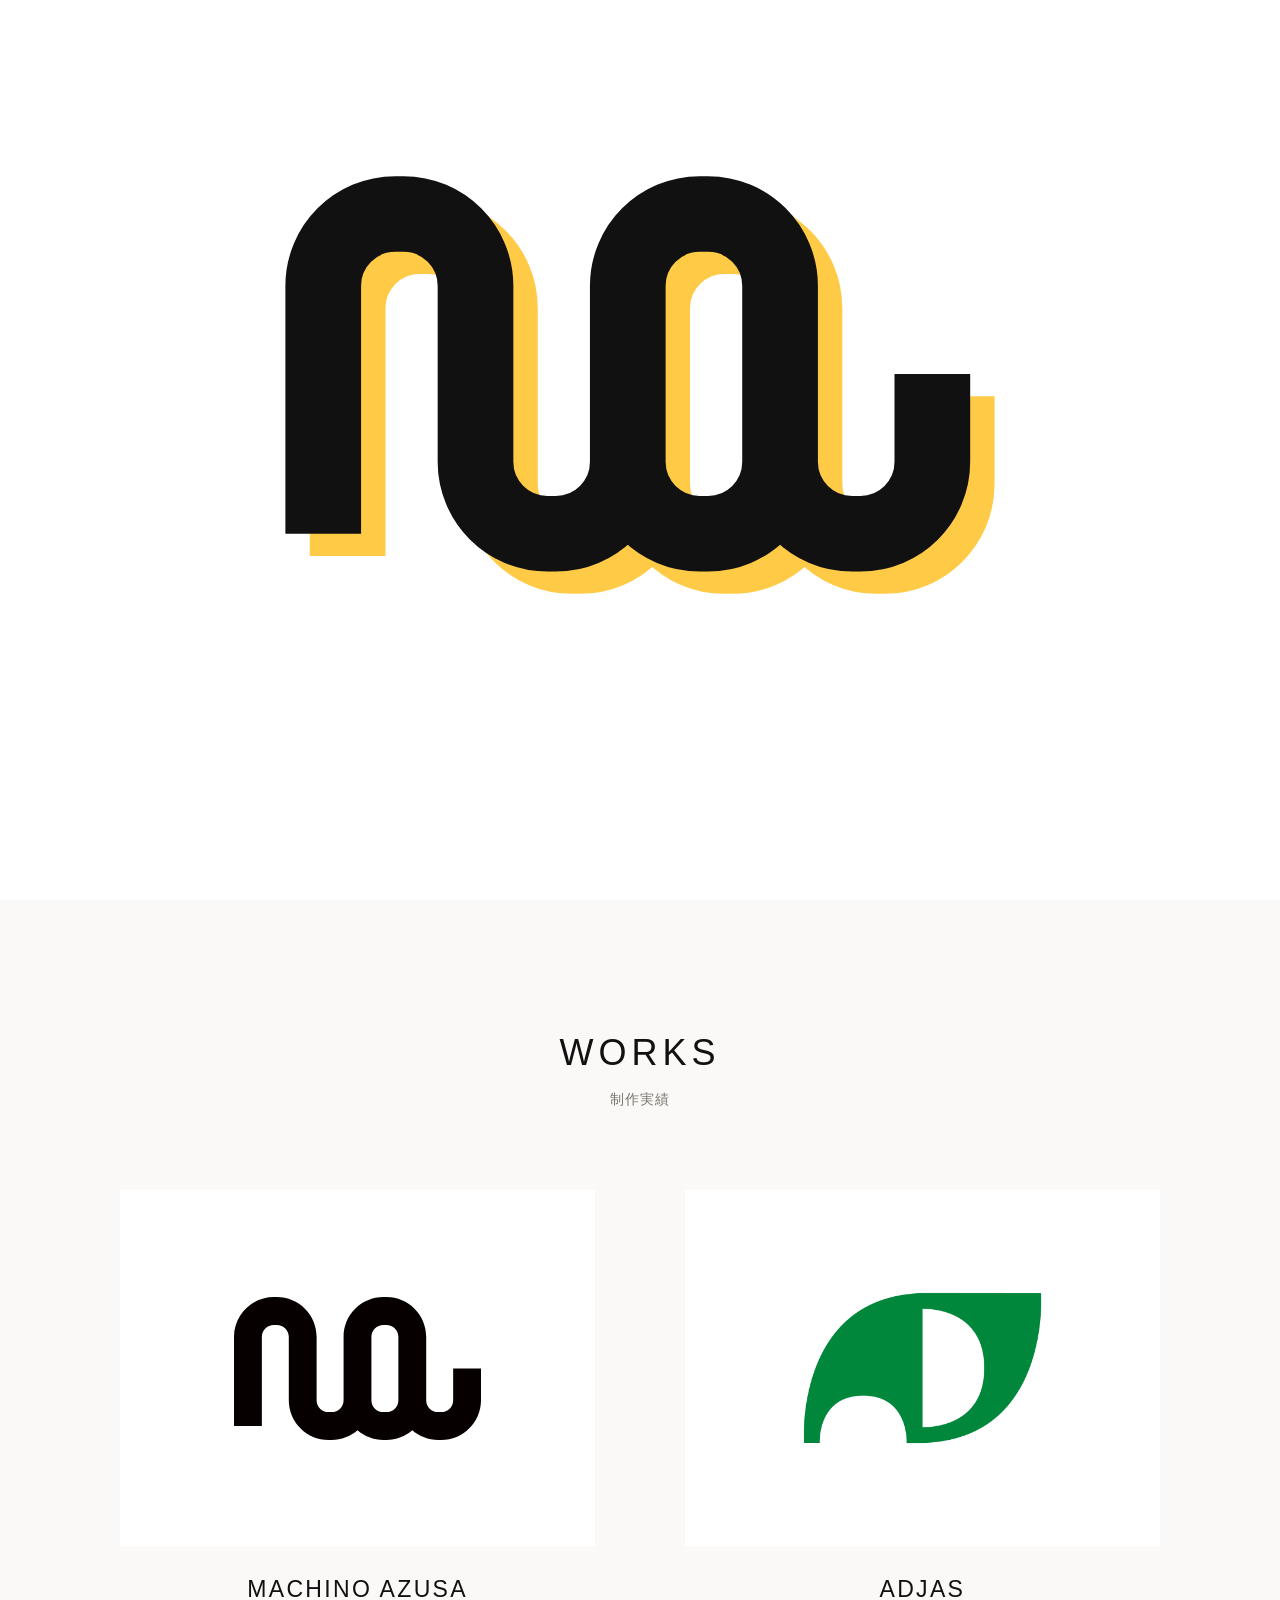
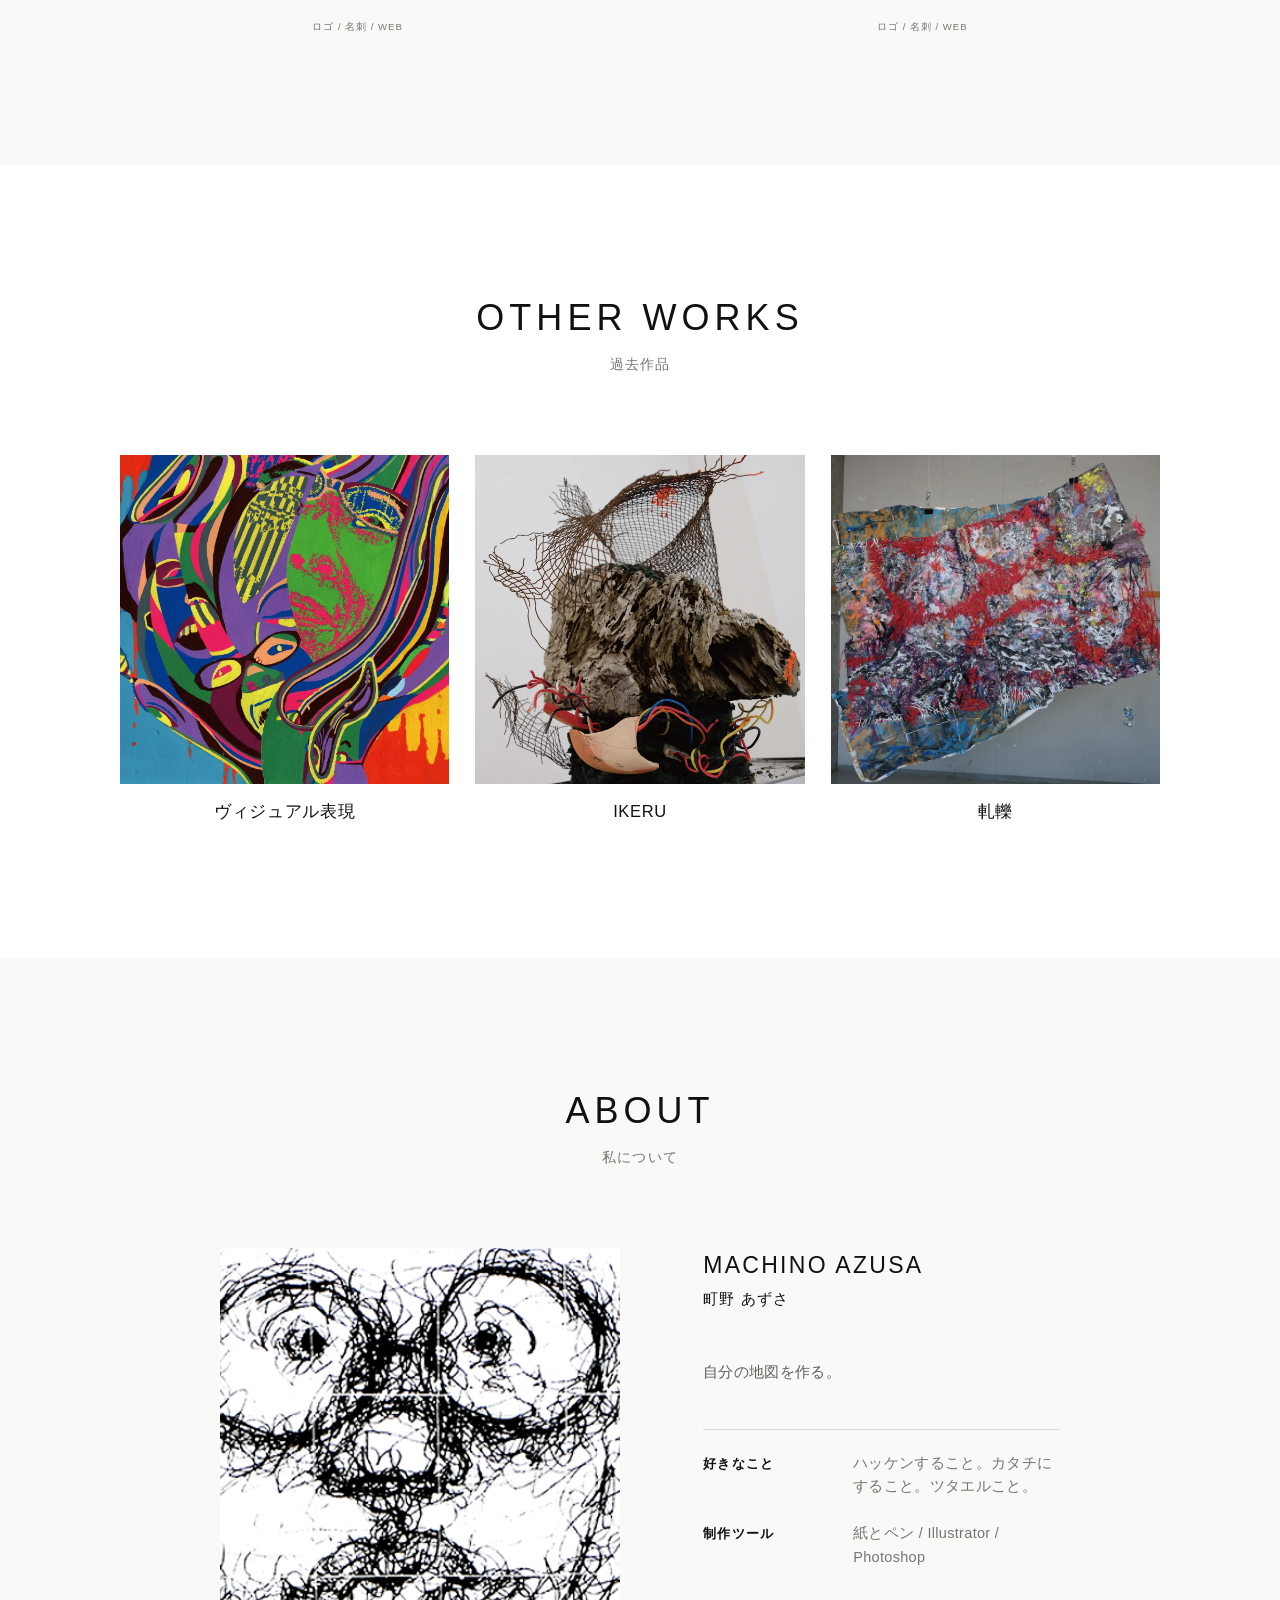
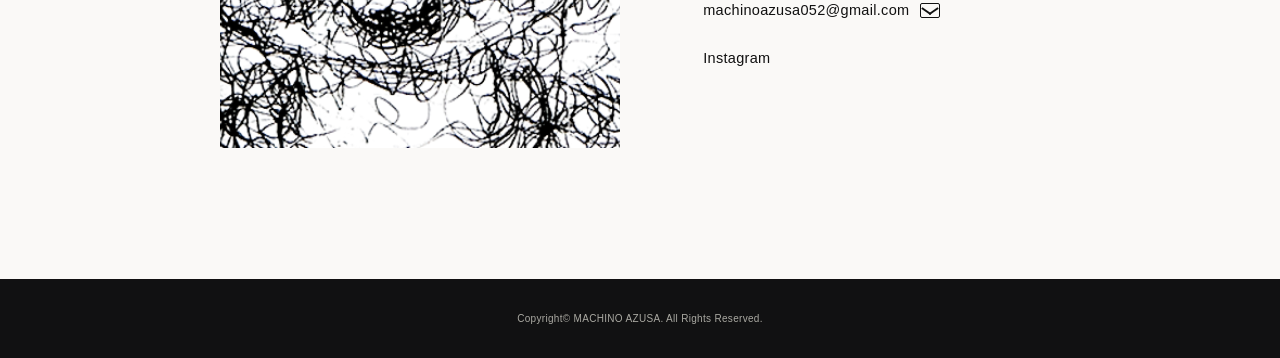
<file: index.html>
<!DOCTYPE html>
<html lang="ja">
<head>
<meta charset="UTF-8" />
<meta name="viewport" content="width=device-width, initial-scale=1" />
<title>MACHINO AZUSA | DESIGN / WEB / BRANDING</title>
<link rel="icon" type="image/png" sizes="512x512" href="favicon.png">
<link rel="apple-touch-icon" href="favicon.png">
<link rel="preconnect" href="https://fonts.googleapis.com">
<link rel="preconnect" href="https://fonts.gstatic.com" crossorigin>
<link href="https://fonts.googleapis.com/css2?family=Space+Grotesk:wght@500;600;700&family=Space+Mono:wght@400;700&family=Zen+Kaku+Gothic+New:wght@400;500;700&display=swap" rel="stylesheet">
<link rel="stylesheet" href="home.css">
</head>
<body>

<nav id="gnav">
  <div class="inner">
    <a href="#hero" class="nav-mark">
      <img src="machino-mark.svg" alt="" aria-hidden="true">
      <span><span class="name-accent">M</span>ACHINO <span class="name-accent">A</span>ZUSA</span>
    </a>
    <ul class="nav-links mono" id="navLinks">
      <span class="nav-indicator" id="navIndicator"></span>
      <li><a href="works.html" data-nav>WORKS</a></li>
      <li><a href="other-works.html" data-nav>OTHER WORKS</a></li>
      <li><a href="#about" data-nav>ABOUT</a></li>
    </ul>
    <button class="nav-burger" id="navBurger" aria-label="メニューを開く" aria-expanded="false" aria-controls="navLinks">
      <span></span><span></span><span></span>
    </button>
  </div>
</nav>

<header id="hero">
  <!-- ここにロゴのSVGを差し替えてください（#heroLogo 内の <svg> を丸ごと入れ替えるだけでOK） -->
  <div class="logo-stage">
    <div id="heroLogo">
      <svg viewBox="0 0 337.32 198.66" xmlns="http://www.w3.org/2000/svg">
        <path class="logo-line-under" d="M246.9,146.44c0,18.9-15.32,34.22-34.22,34.22h-3.99c-18.9,0-34.22-15.32-34.22-34.22M319.32,104.62v41.82c0,18.9-15.32,34.22-34.22,34.22h-3.99c-18.9,0-34.22-15.32-34.22-34.22v-41.82s0-41.82,0-41.82c0-18.9-15.32-34.22-34.22-34.22h-3.99c-18.9,0-34.22,15.32-34.22,34.22v83.64c0,18.9-15.32,34.22-34.22,34.22h-3.99c-18.9,0-34.22-15.32-34.22-34.22,0,0,0-41.82,0-41.82v-41.82c0-18.9-15.32-34.22-34.22-34.22h-3.99c-18.9,0-34.22,15.32-34.22,34.22v117.86"/>
        <path class="logo-line" d="M235.28,135.86c0,18.9-15.32,34.22-34.22,34.22h-3.99c-18.9,0-34.22-15.32-34.22-34.22M307.71,94.04v41.82c0,18.9-15.32,34.22-34.22,34.22h-3.99c-18.9,0-34.22-15.32-34.22-34.22v-41.82s0-41.82,0-41.82c0-18.9-15.32-34.22-34.22-34.22h-3.99c-18.9,0-34.22,15.32-34.22,34.22v83.64c0,18.9-15.32,34.22-34.22,34.22h-3.99c-18.9,0-34.22-15.32-34.22-34.22,0,0,0-41.82,0-41.82v-41.82c0-18.9-15.32-34.22-34.22-34.22h-3.99c-18.9,0-34.22,15.32-34.22,34.22v117.86"/>
      </svg>
    </div>
  </div>

  <h1 class="hero-word display"><span class="hero-title-line"><span class="name-accent">M</span>ACHINO</span><span class="hero-title-line"><span class="name-accent">A</span>ZUSA</span><span class="hero-title-line"><span class="name-accent">P</span>ORTFOLIO</span></h1>
  <a class="hero-down" href="#works" aria-label="作品一覧へ移動">
    <svg viewBox="0 0 24 28" aria-hidden="true"><path d="M12 2v23M4 17l8 8 8-8"/></svg>
  </a>
</header>

<main id="contents">

  <section class="home-section" id="works">
    <div class="inner">
      <div class="home-heading"><h2><a href="works.html" aria-label="WORKS詳細ページへ移動">WORKS</a></h2><p>制作実績</p></div>
      <div class="works-grid">
        <article class="home-card machino-work-card">
          <a class="home-card-image" href="works.html#machino-azusa" aria-label="WORKSページのMACHINO AZUSAへ移動"><img decoding="async" src="machino-mark.svg" alt="MACHINO AZUSAのロゴマーク"></a>
          <h3><a href="works.html#machino-azusa">MACHINO AZUSA</a></h3><p>ロゴ / 名刺 / WEB</p>
        </article>
        <article class="home-card">
          <a class="home-card-image" href="works.html#adjas" aria-label="WORKSページのADJASへ移動"><img decoding="async" src="adjas-home.png" alt="ADJASのロゴ"></a>
          <h3><a href="works.html#adjas">ADJAS</a></h3><p>ロゴ / 名刺 / WEB</p>
        </article>
      </div>
    </div>
  </section>

  <section class="home-section" id="other-works">
    <div class="inner">
      <div class="home-heading"><h2><a href="other-works.html" aria-label="OTHER WORKS詳細ページへ移動">OTHER WORKS</a></h2><p>過去作品</p></div>
      <div class="other-grid">
        <article class="other-card"><a class="home-card-image" href="other-works.html#visual-expression" aria-label="ヴィジュアル表現の詳細を見る"><img decoding="async" src="visual-color.webp" alt="カラー着彩によるヴィジュアル作品"></a><h3><a href="other-works.html#visual-expression">ヴィジュアル表現</a></h3></article>
        <article class="other-card"><a class="home-card-image" href="other-works.html#ikeru" aria-label="IKERUの詳細を見る"><img decoding="async" src="ikeru.webp" alt="立体作品 IKERU"></a><h3><a href="other-works.html#ikeru">IKERU</a></h3></article>
        <article class="other-card"><a class="home-card-image" href="other-works.html#atsureki" aria-label="軋轢の詳細を見る"><img loading="eager" decoding="async" src="atsureki.webp" alt="立体作品 軋轢"></a><h3><a href="other-works.html#atsureki">軋轢</a></h3></article>
      </div>
    </div>
  </section>

  <section class="home-section" id="about">
    <div class="inner">
      <div class="home-heading"><h2>ABOUT</h2><p>私について</p></div>
      <div class="about-home">
        <div class="about-home-art"><img class="about-illustration" decoding="async" src="about_illustration.png" alt="MACHINO AZUSAによる人物の線画作品"></div>
        <div class="about-home-copy">
          <h3 class="about-name-en">MACHINO AZUSA</h3>
          <p class="about-name-ja">町野 あずさ</p>
          <p class="about-intro about-statement">自分の地図を作る。</p>
          <dl class="about-data">
            <div><dt>好きなこと</dt><dd>ハッケンすること。カタチにすること。ツタエルこと。</dd></div>
            <div><dt>制作ツール</dt><dd>紙とペン / Illustrator / Photoshop </dd></div>
            
<div class="contact-row">
  <dt class="visually-hidden">連絡先</dt>
  <dd>
    <a class="contact-mail" href="mailto:machinoazusa052@gmail.com">
      <span>machinoazusa052@gmail.com</span>
      <span class="mail-icon" aria-hidden="true"></span>
    </a>
    <div>
     <a class="contact-mail" href="https://www.instagram.com/u.ri.bo.u/" target="_blank" rel="noopener noreferrer">
  Instagram
</a>
    </div>
  </dd>
</div>
            
          </dl>
        </div>
      </div>
    </div>
  </section>

</main>

<footer id="footer">
  <button class="page-top" id="pageTop" aria-label="ページ上部へ戻る">
    <svg viewBox="0 0 24 28" aria-hidden="true"><path d="M12 26V3M4 11l8-8 8 8"/></svg>
  </button>
  <div class="copyright">Copyright&copy; MACHINO AZUSA. All Rights Reserved.</div>
</footer>

<script src="home.js"></script>
</body>
</html>
</file>
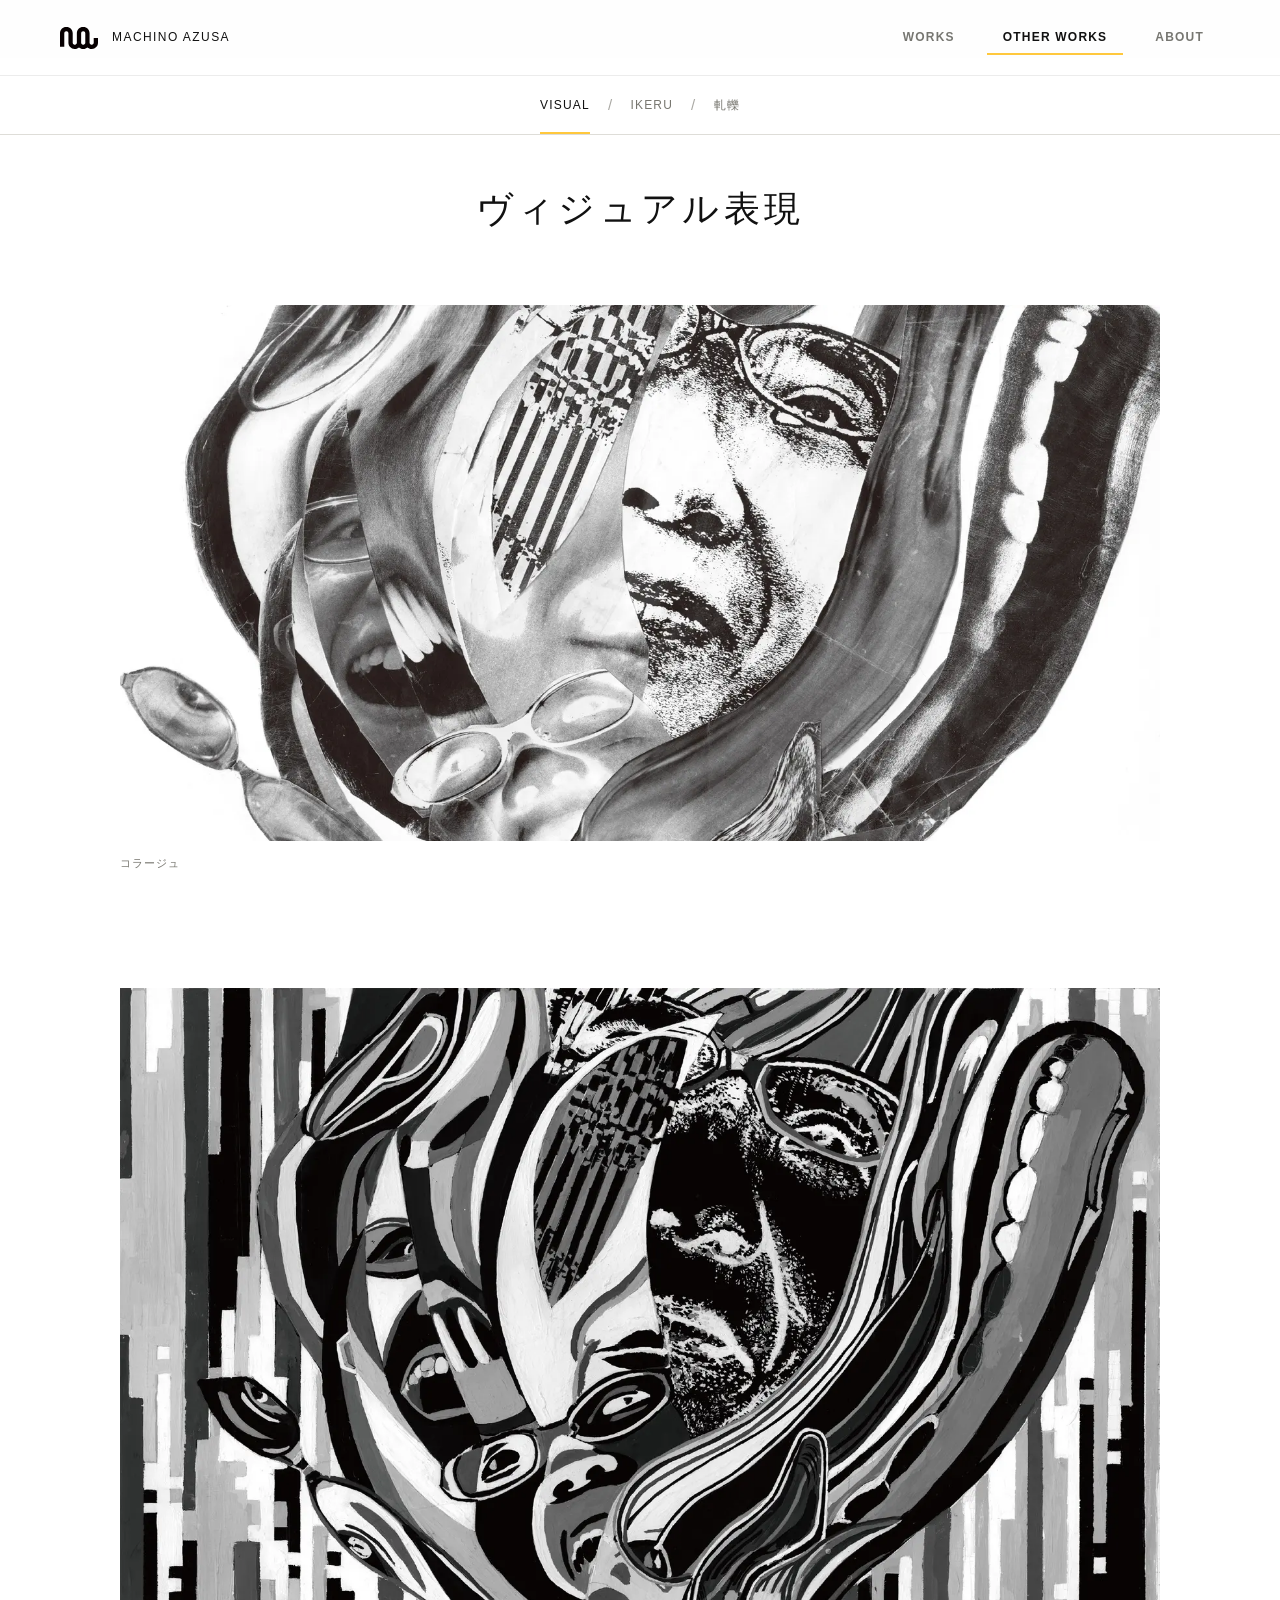
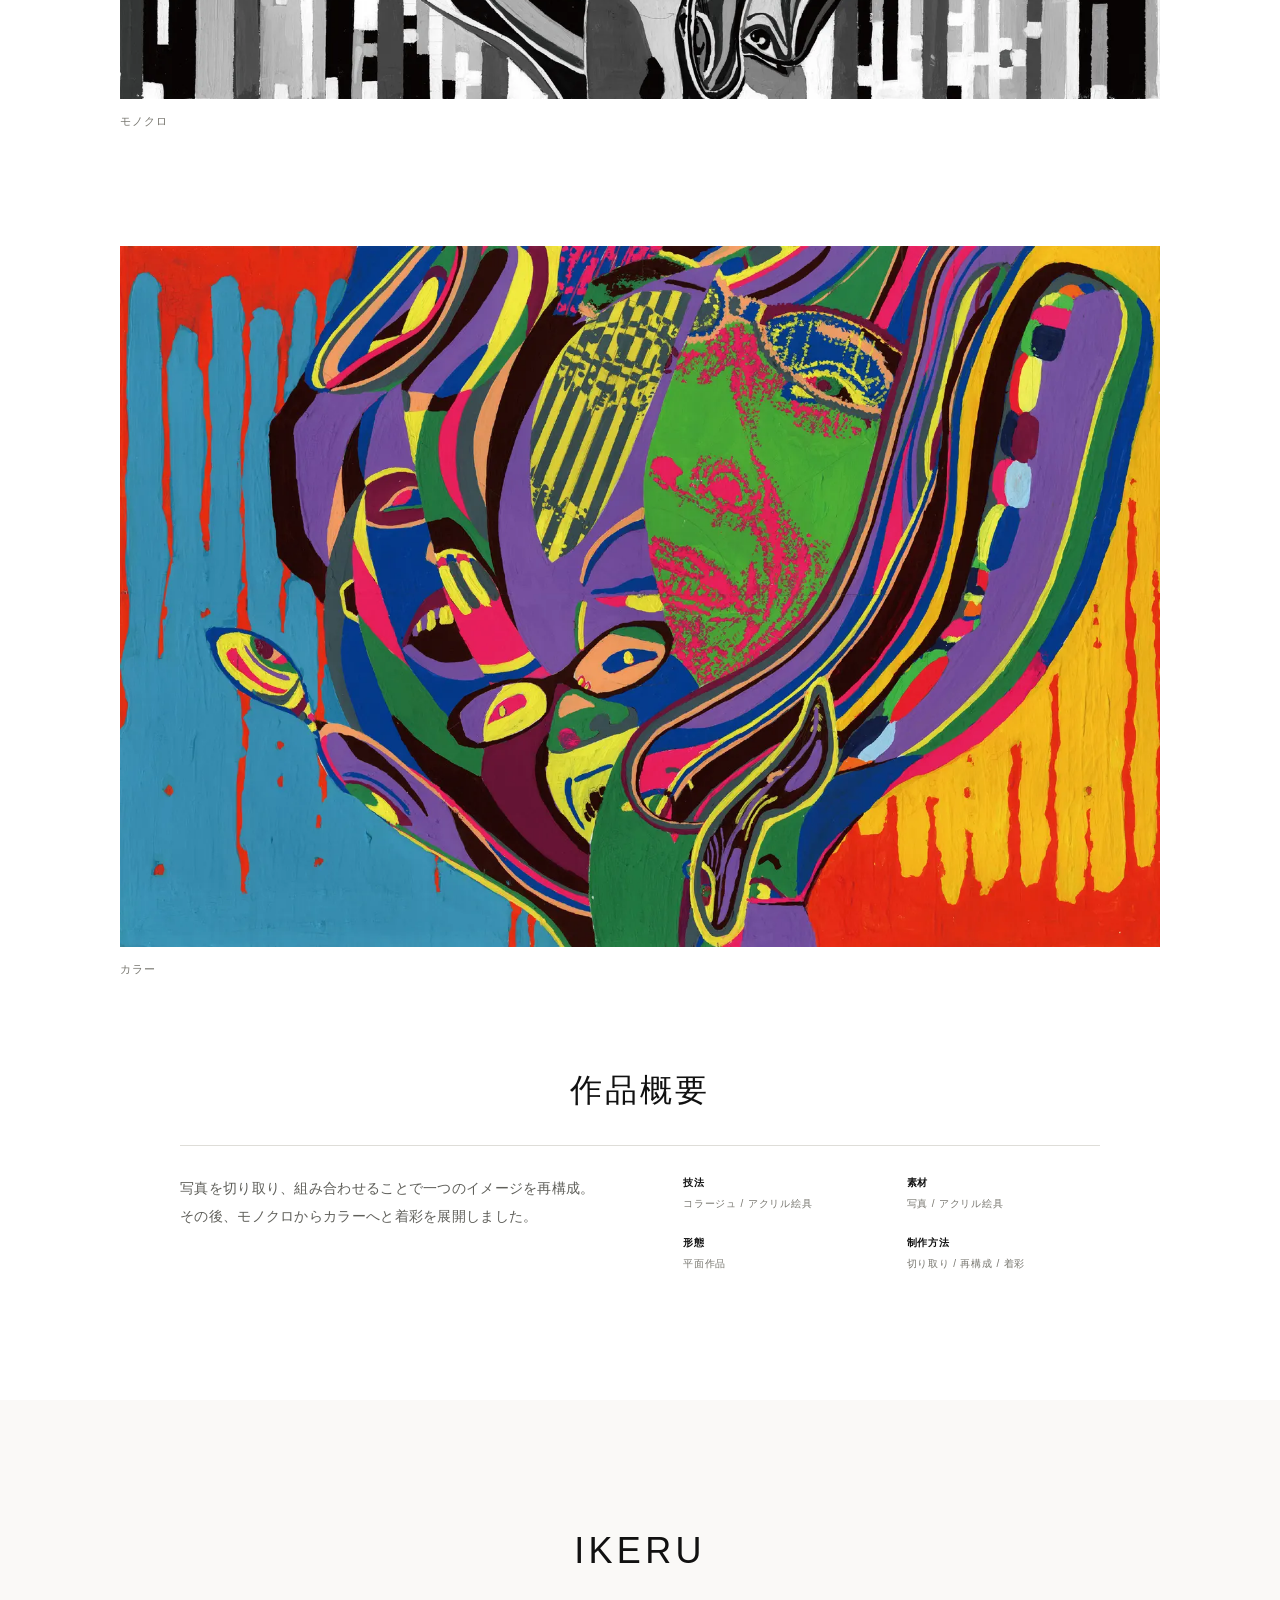
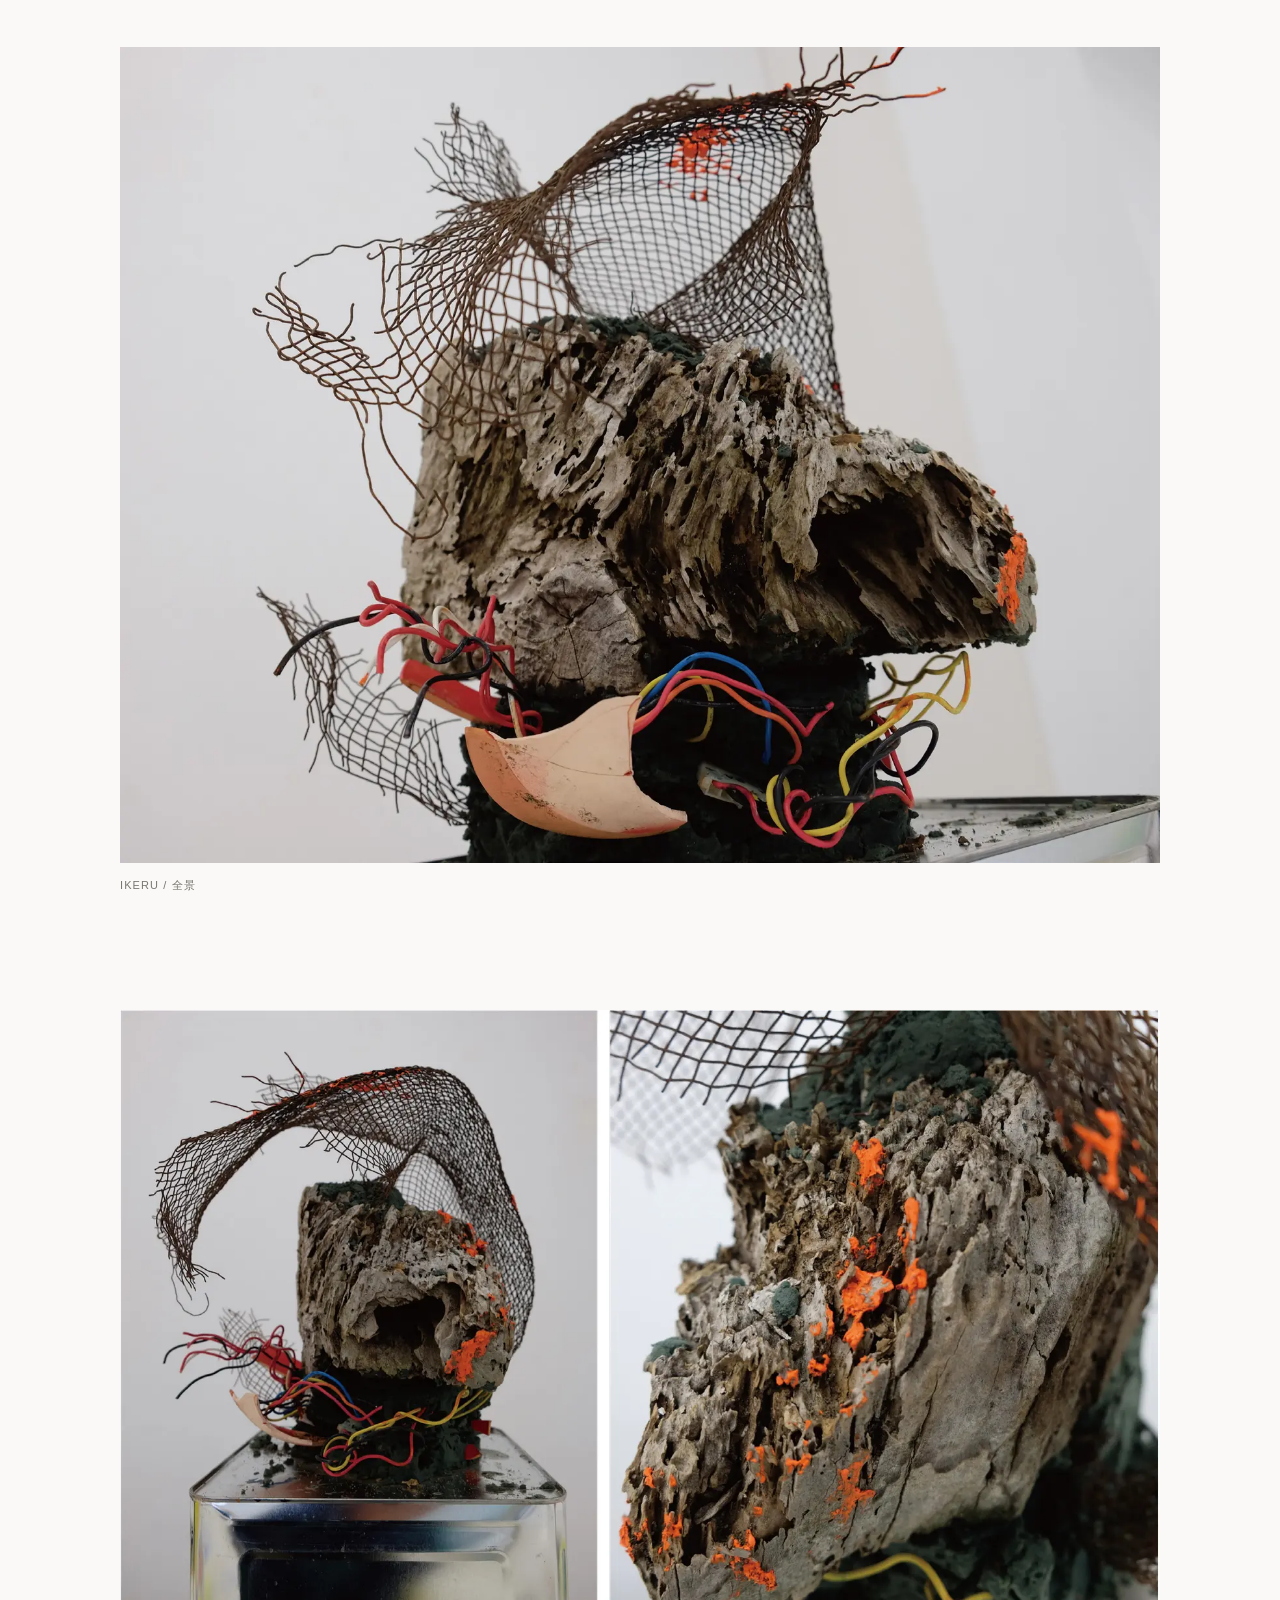
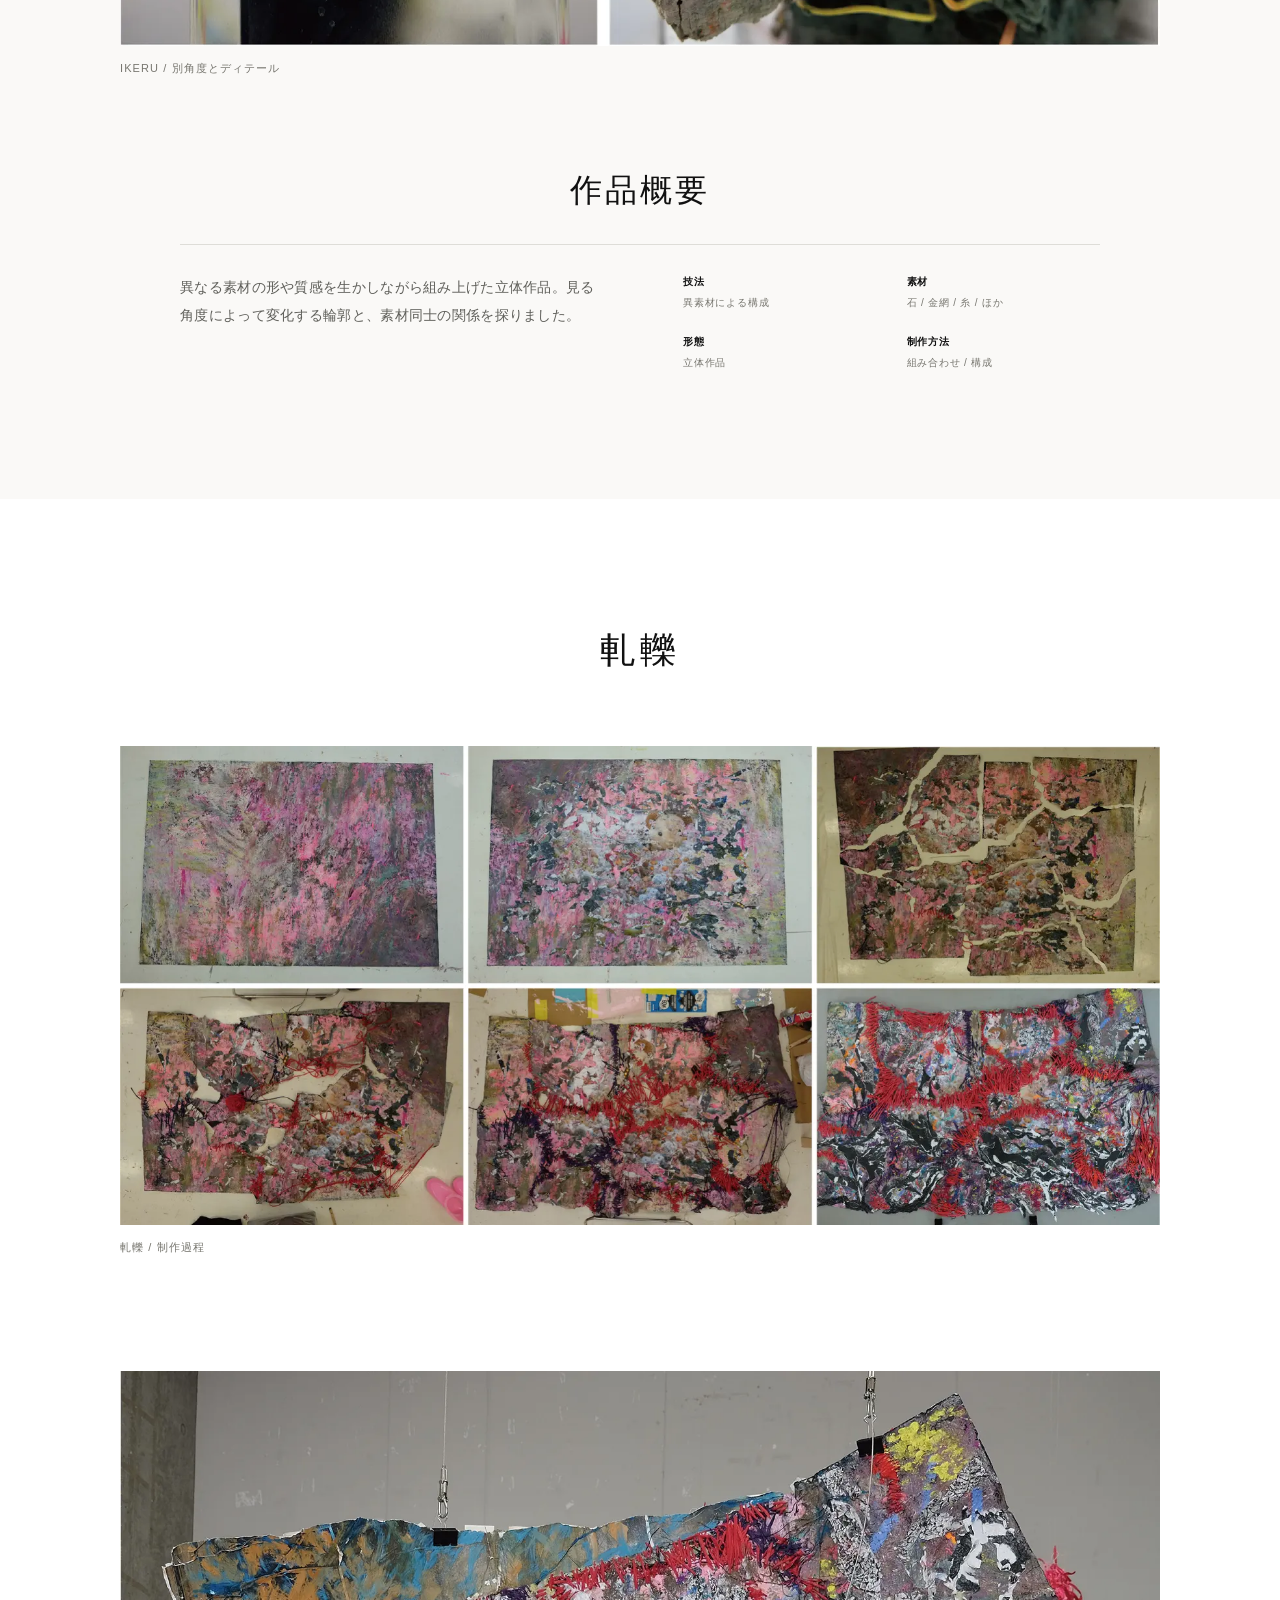
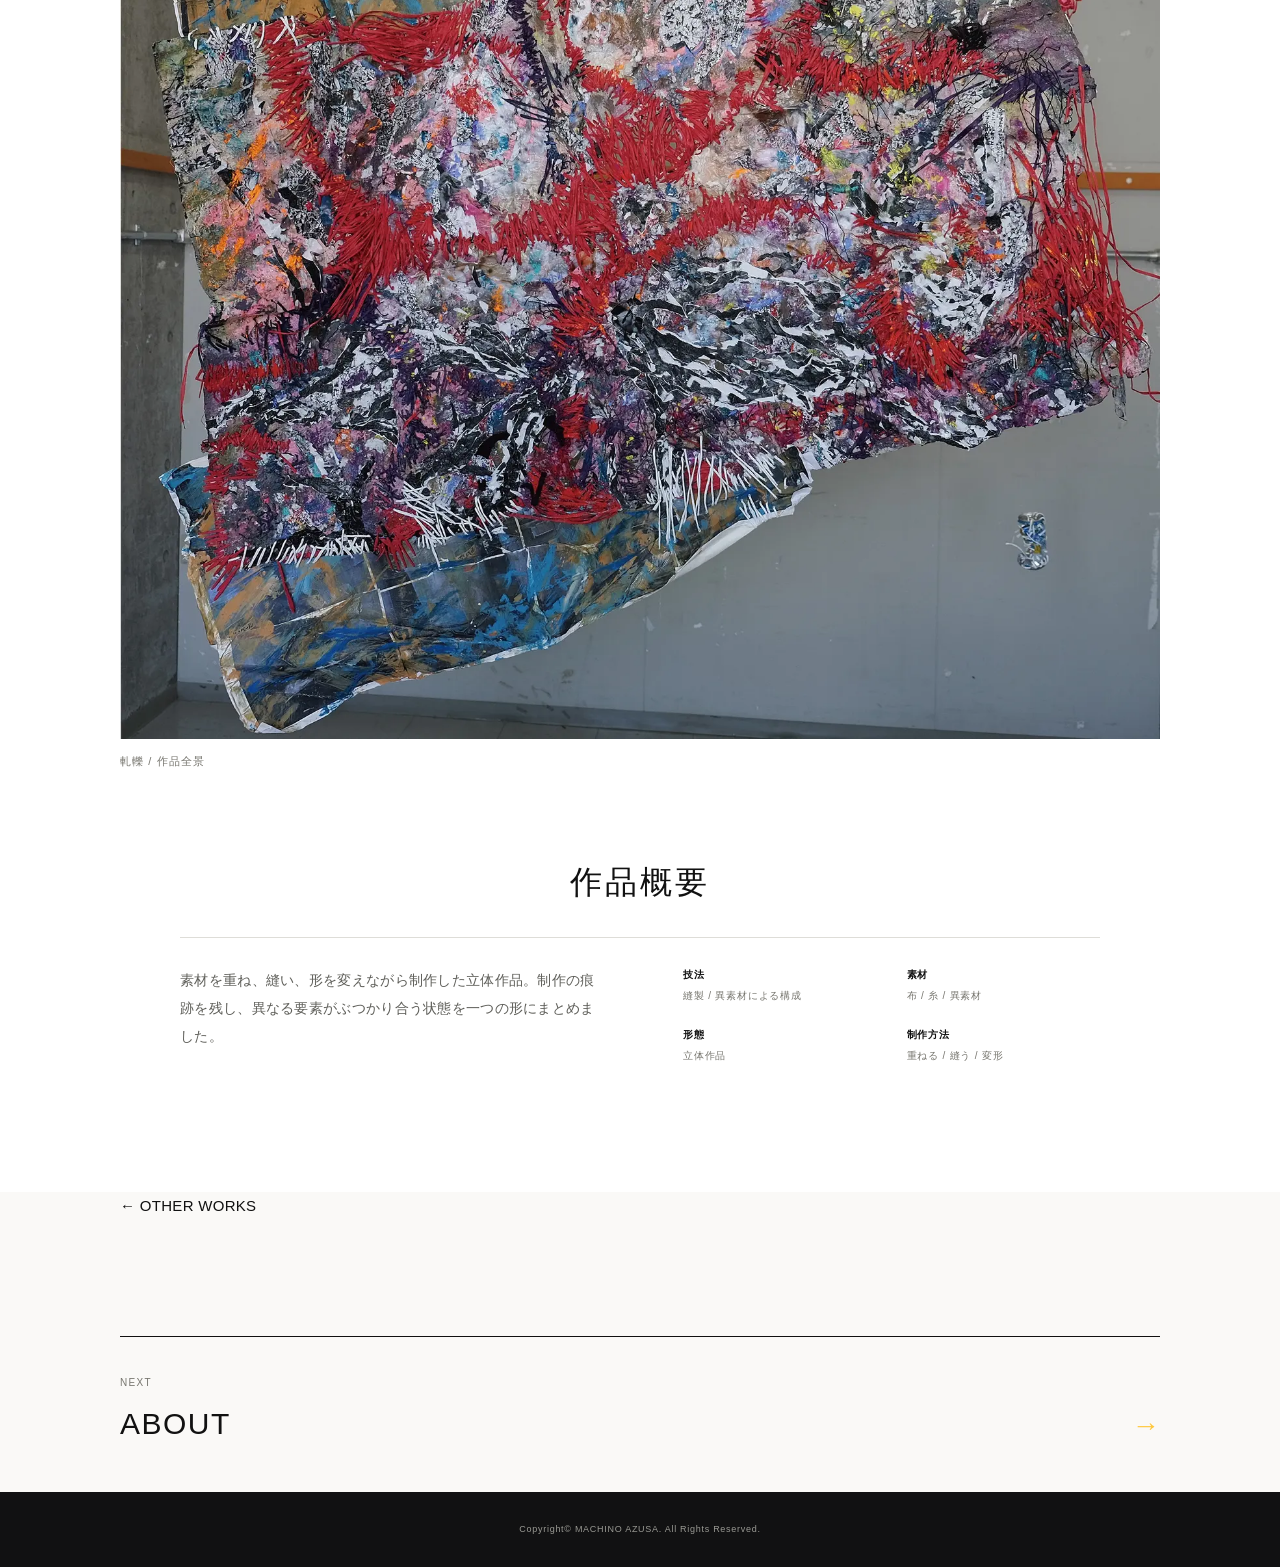
<file: other-works.html>
<!doctype html><html lang="ja"><head><meta charset="utf-8"><meta name="viewport" content="width=device-width,initial-scale=1"><title>OTHER WORKS | MACHINO AZUSA PORTFOLIO</title><meta name="description" content="写真、着彩、立体によるMACHINO AZUSAの作品。"><link rel="icon" type="image/png" sizes="512x512" href="favicon.png"><link rel="apple-touch-icon" href="favicon.png"><link rel="stylesheet" href="detail-v2.css"></head><body>
<header class="site-header"><div class="inner"><a class="home-mark" href="index.html"><img src="machino-mark.svg" alt="" aria-hidden="true"><span>MACHINO AZUSA</span></a><nav class="detail-nav" id="detailNav"><a href="works.html#machino-azusa">WORKS</a><a href="other-works.html" aria-current="page">OTHER WORKS</a><a href="index.html#about">ABOUT</a></nav><button class="menu-button" aria-label="メニューを開く" aria-expanded="false" aria-controls="detailNav">MENU</button></div></header>
<div class="works-page-jump other-page-jump"><nav class="section-jump" aria-label="OTHER WORKS内の作品"><a href="#visual-expression" data-other-link="visual-expression" aria-current="location">VISUAL</a><span aria-hidden="true">/</span><a href="#ikeru" data-other-link="ikeru">IKERU</a><span aria-hidden="true">/</span><a href="#atsureki" data-other-link="atsureki">軋轢</a></nav></div>
<main>


<section class="chapter other-work-chapter" id="visual-expression"><div class="inner"><div class="chapter-head"><h2>ヴィジュアル表現</h2></div>
<div class="gallery large-sequence"><figure><div class="square"><img src="visual-ink.webp" alt="写真を再構成した作品"></div><figcaption>コラージュ</figcaption></figure><figure><div class="square"><img src="visual-mono.webp" alt="モノクロ着彩作品"></div><figcaption>モノクロ</figcaption></figure><figure><div class="square"><img src="visual-color.webp" alt="カラー着彩作品"></div><figcaption>カラー</figcaption></figure></div><div class="work-overview overview-format"><h3 class="work-summary-title">作品概要</h3><div class="project-deck"><p>写真を切り取り、組み合わせることで一つのイメージを再構成。その後、モノクロからカラーへと着彩を展開しました。</p><div class="project-facts"><span><b>技法</b>コラージュ / アクリル絵具</span><span><b>素材</b>写真 / アクリル絵具</span><span><b>形態</b>平面作品</span><span><b>制作方法</b>切り取り / 再構成 / 着彩</span></div></div></div></div></section>

<section class="chapter other-work-chapter" id="ikeru"><div class="inner"><div class="chapter-head"><h2>IKERU</h2></div>
<div class="gallery large-sequence"><figure><div class="landscape"><img src="ikeru.webp" alt="立体作品 IKERU"></div><figcaption>IKERU / 全景</figcaption></figure><figure><div class="landscape"><img src="ikeru-details.webp" alt="立体作品IKERUの別角度と素材のディテール"></div><figcaption>IKERU / 別角度とディテール</figcaption></figure></div><div class="work-overview overview-format"><h3 class="work-summary-title">作品概要</h3><div class="project-deck"><p>異なる素材の形や質感を生かしながら組み上げた立体作品。見る角度によって変化する輪郭と、素材同士の関係を探りました。</p><div class="project-facts"><span><b>技法</b>異素材による構成</span><span><b>素材</b>石 / 金網 / 糸 / ほか</span><span><b>形態</b>立体作品</span><span><b>制作方法</b>組み合わせ / 構成</span></div></div></div></div></section>

<section class="chapter other-work-chapter" id="atsureki"><div class="inner"><div class="chapter-head"><h2>軋轢</h2></div>
<div class="gallery large-sequence"><figure><div class="landscape"><img src="atsureki-process.webp" alt="軋轢の制作過程を示す6枚の写真"></div><figcaption>軋轢 / 制作過程</figcaption></figure><figure><div class="landscape"><img src="atsureki.webp" alt="立体作品 軋轢"></div><figcaption>軋轢 / 作品全景</figcaption></figure></div><div class="work-overview overview-format"><h3 class="work-summary-title">作品概要</h3><div class="project-deck"><p>素材を重ね、縫い、形を変えながら制作した立体作品。制作の痕跡を残し、異なる要素がぶつかり合う状態を一つの形にまとめました。</p><div class="project-facts"><span><b>技法</b>縫製 / 異素材による構成</span><span><b>素材</b>布 / 糸 / 異素材</span><span><b>形態</b>立体作品</span><span><b>制作方法</b>重ねる / 縫う / 変形</span></div></div></div></div></section>
<div class="inner detail-end-nav"><a class="back-link" href="index.html#other-works">← OTHER WORKS</a><a class="next-link" href="index.html#about"><div><small>NEXT</small><br><strong>ABOUT</strong></div><span>→</span></a></div></main><footer class="footer"><button class="page-top" type="button" aria-label="ページ上部へ戻る"><svg viewBox="0 0 24 28" aria-hidden="true"><path d="M12 26V3M4 11l8-8 8 8"/></svg></button><div>Copyright&copy; MACHINO AZUSA. All Rights Reserved.</div></footer><script src="detail-lightbox.js"></script><script>
(()=>{
  const b=document.querySelector('.menu-button');
  const n=document.querySelector('#detailNav');
  const t=document.querySelector('.page-top');
  const header=document.querySelector('.site-header');

  function setMenu(open){
    if(!b||!n)return;
    n.classList.toggle('open',open);
    b.classList.toggle('open',open);
    b.setAttribute('aria-expanded',String(open));
    b.setAttribute('aria-label',open?'メニューを閉じる':'メニューを開く');
    document.body.classList.toggle('menu-open',open);
    if(open&&header)header.classList.remove('mobile-hidden');
  }
  if(b&&n){
    b.addEventListener('click',()=>setMenu(!n.classList.contains('open')));
    n.querySelectorAll('a').forEach(a=>a.addEventListener('click',()=>setMenu(false)));
  }
  document.addEventListener('keydown',e=>{if(e.key==='Escape'&&n?.classList.contains('open')){setMenu(false);b.focus();}});

  function updateTop(){if(t)t.classList.toggle('is-visible',window.scrollY>320);}
  updateTop();
  window.addEventListener('scroll',updateTop,{passive:true});
  if(t)t.addEventListener('click',()=>window.scrollTo({top:0,behavior:'smooth'}));

  let lastY=window.scrollY;
  function updateHeader(){
    if(!header)return;
    if(window.innerWidth>760||document.body.classList.contains('menu-open')){header.classList.remove('mobile-hidden');lastY=window.scrollY;return;}
    const y=window.scrollY;
    if(y<24||y<lastY-6)header.classList.remove('mobile-hidden');
    else if(y>lastY+6&&y>90)header.classList.add('mobile-hidden');
    lastY=y;
  }
  window.addEventListener('scroll',updateHeader,{passive:true});

  const links=[...document.querySelectorAll('.section-jump a[href^="#"]')];
  const sections=links.map(a=>document.querySelector(a.getAttribute('href'))).filter(Boolean);
  function updateSwitcher(){
    if(!links.length||!sections.length)return;
    const pivot=window.scrollY+90;
    let current=sections[0];
    sections.forEach(s=>{if(s.offsetTop<=pivot)current=s;});
    links.forEach(a=>{
      const active=a.getAttribute('href')==='#'+current.id;
      if(active)a.setAttribute('aria-current','location');else a.removeAttribute('aria-current');
    });
  }
  updateSwitcher();
  window.addEventListener('scroll',updateSwitcher,{passive:true});

  links.forEach(a=>a.addEventListener('click',e=>{
    const target=document.querySelector(a.getAttribute('href'));
    if(!target)return;
    e.preventDefault();
    const top=target.getBoundingClientRect().top+window.scrollY-58;
    window.scrollTo({top,behavior:'smooth'});
  }));
})();
</script></body></html>
</file>
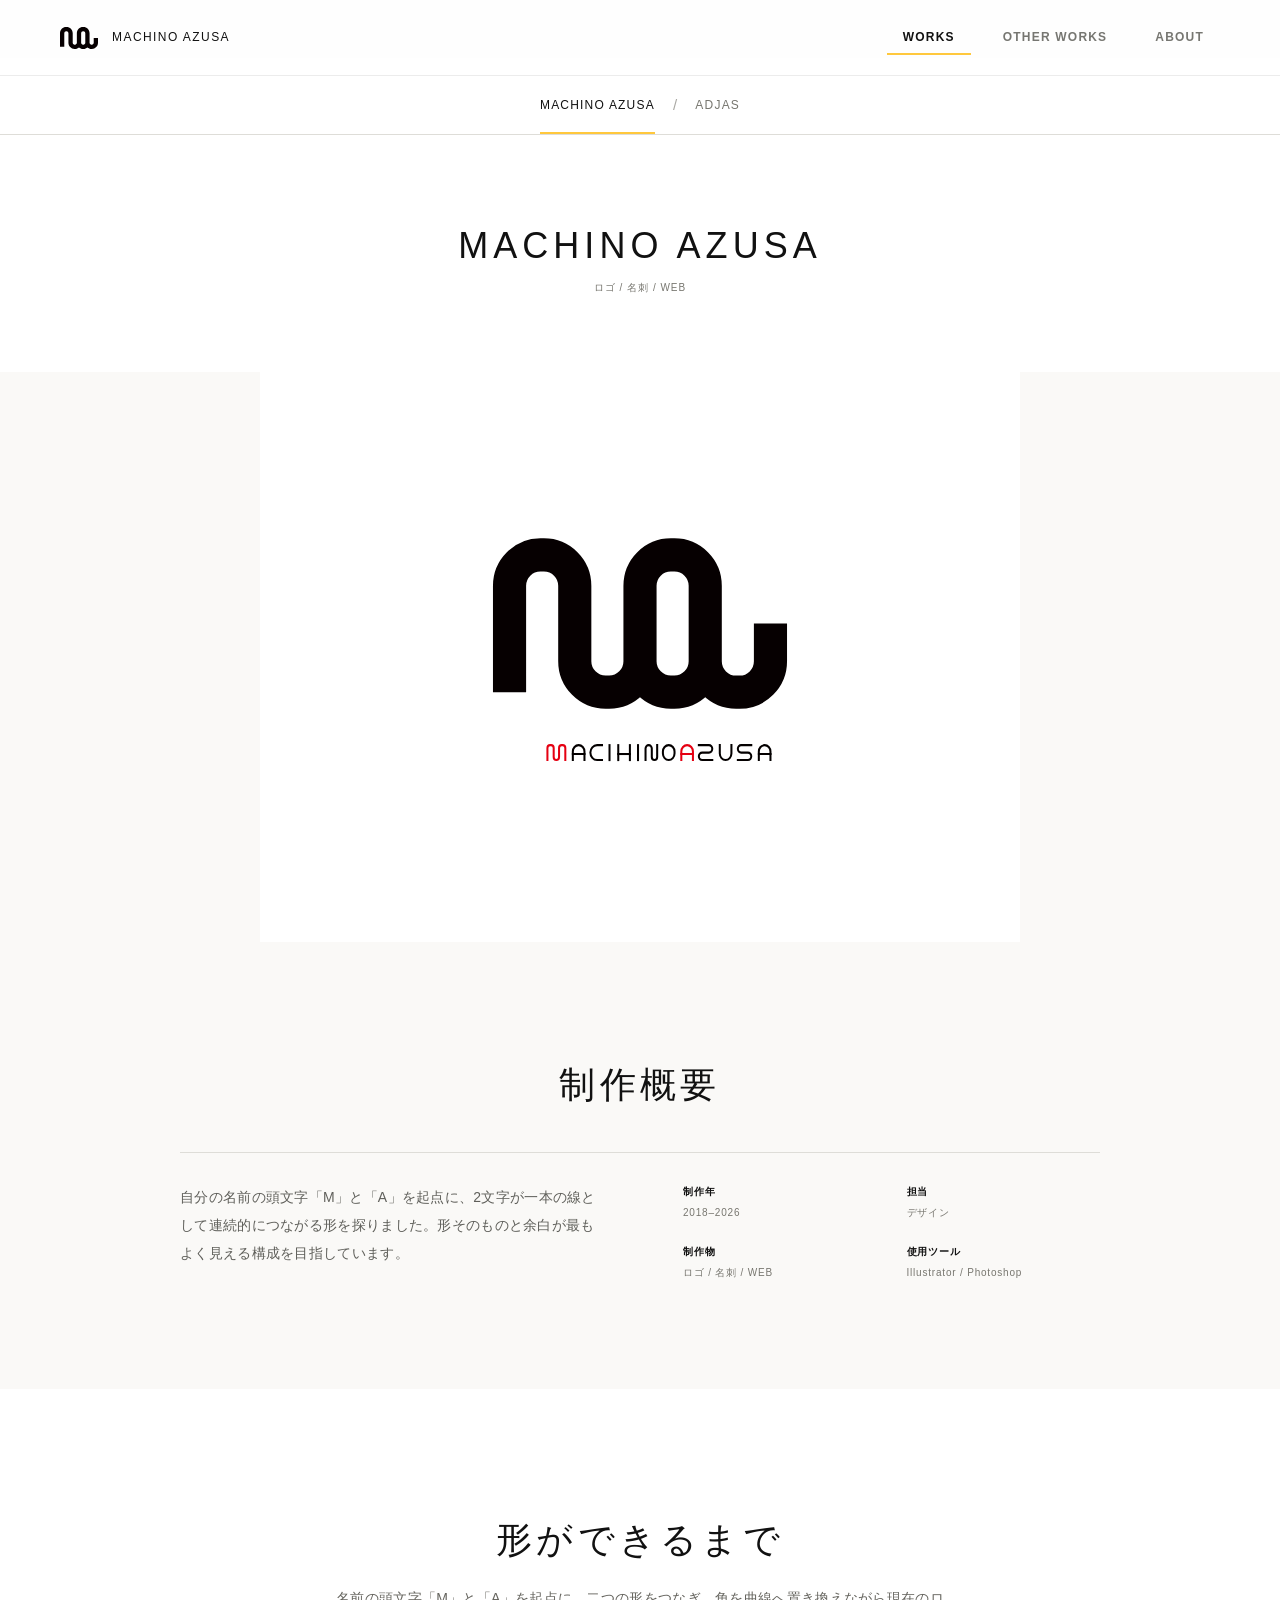
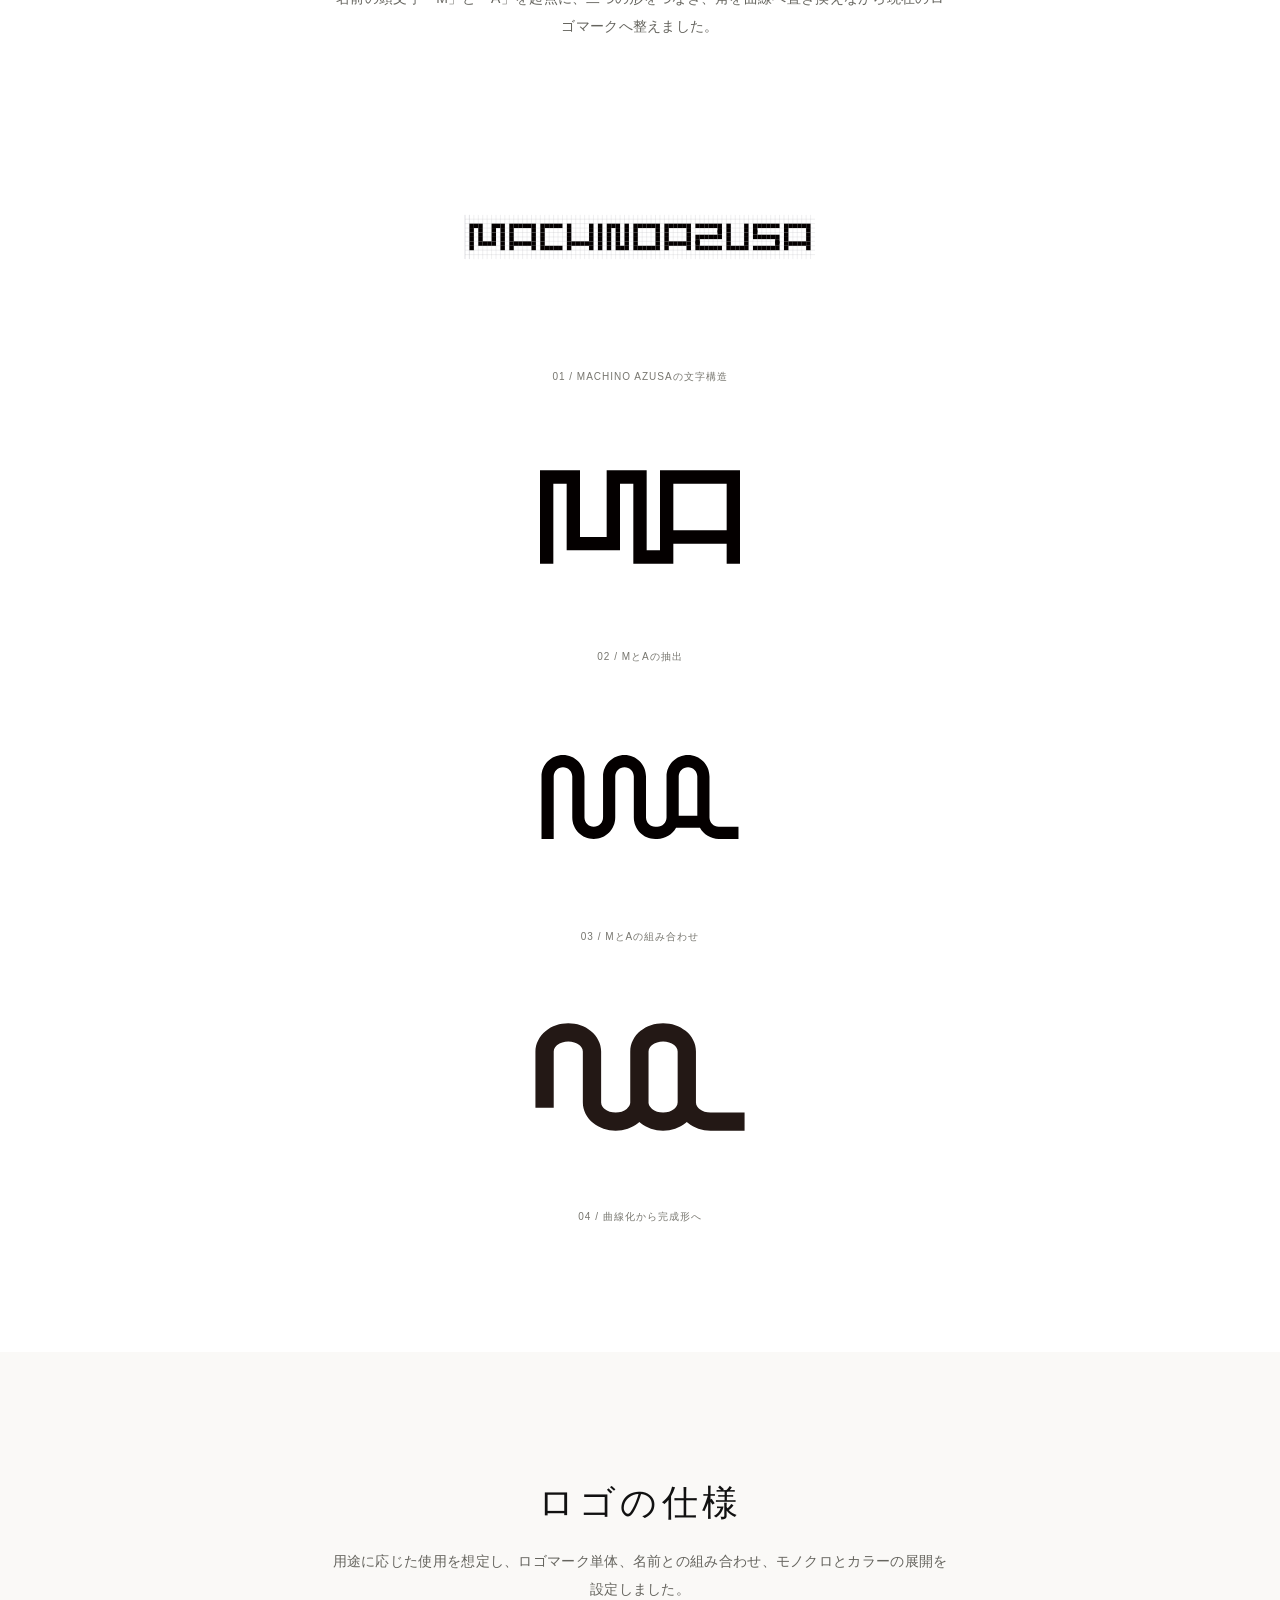
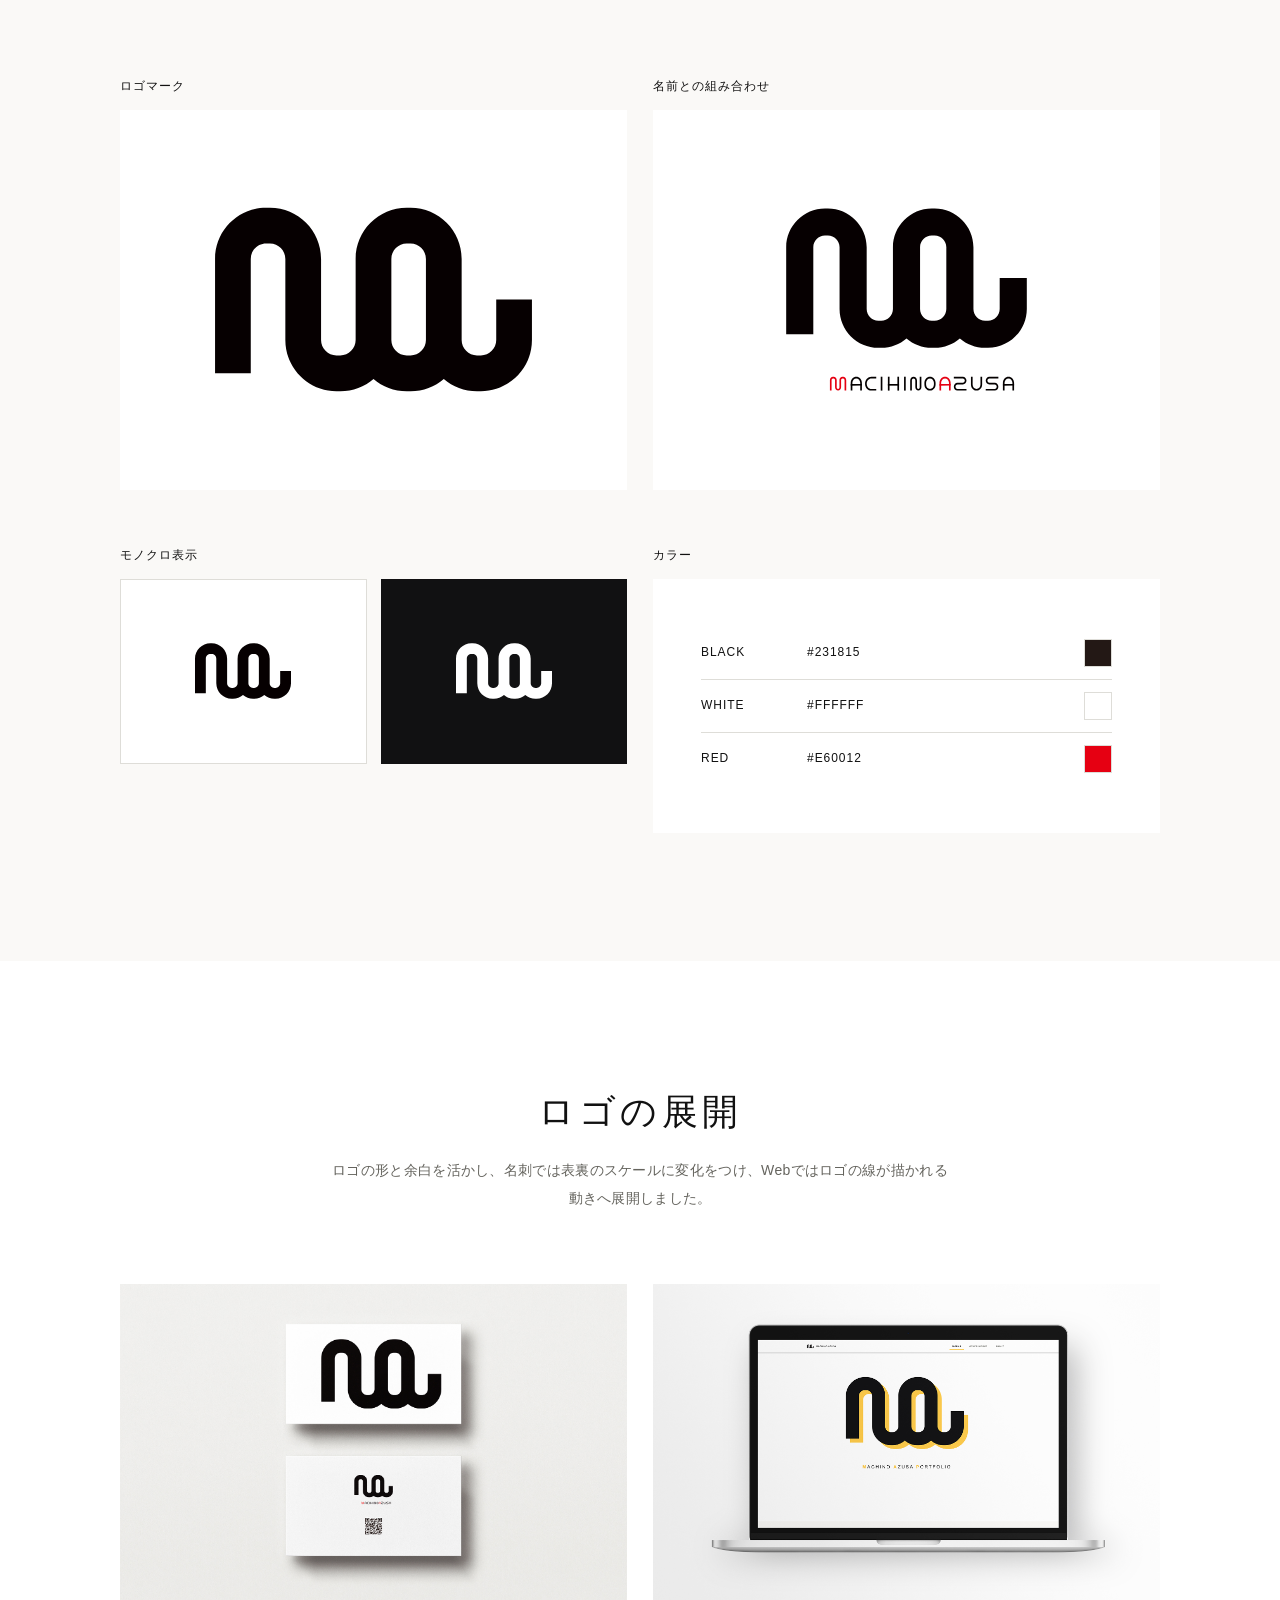
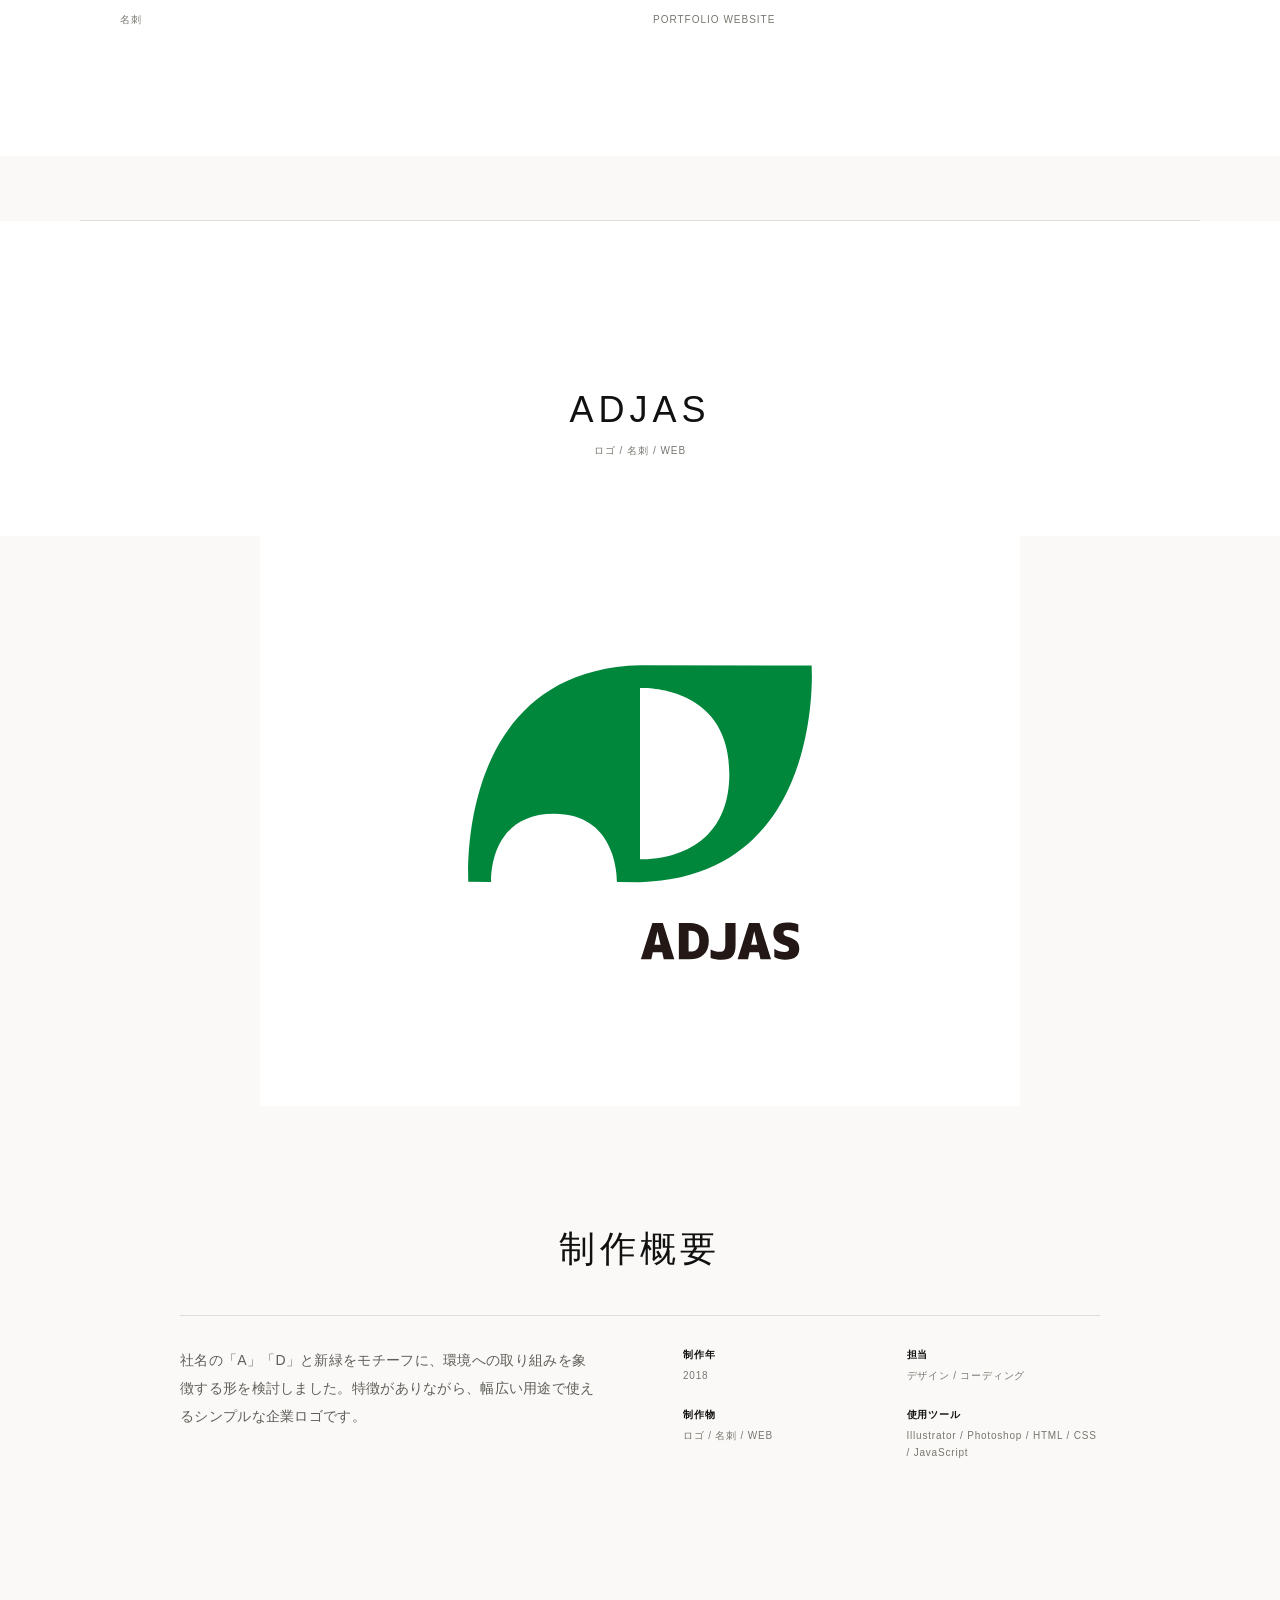
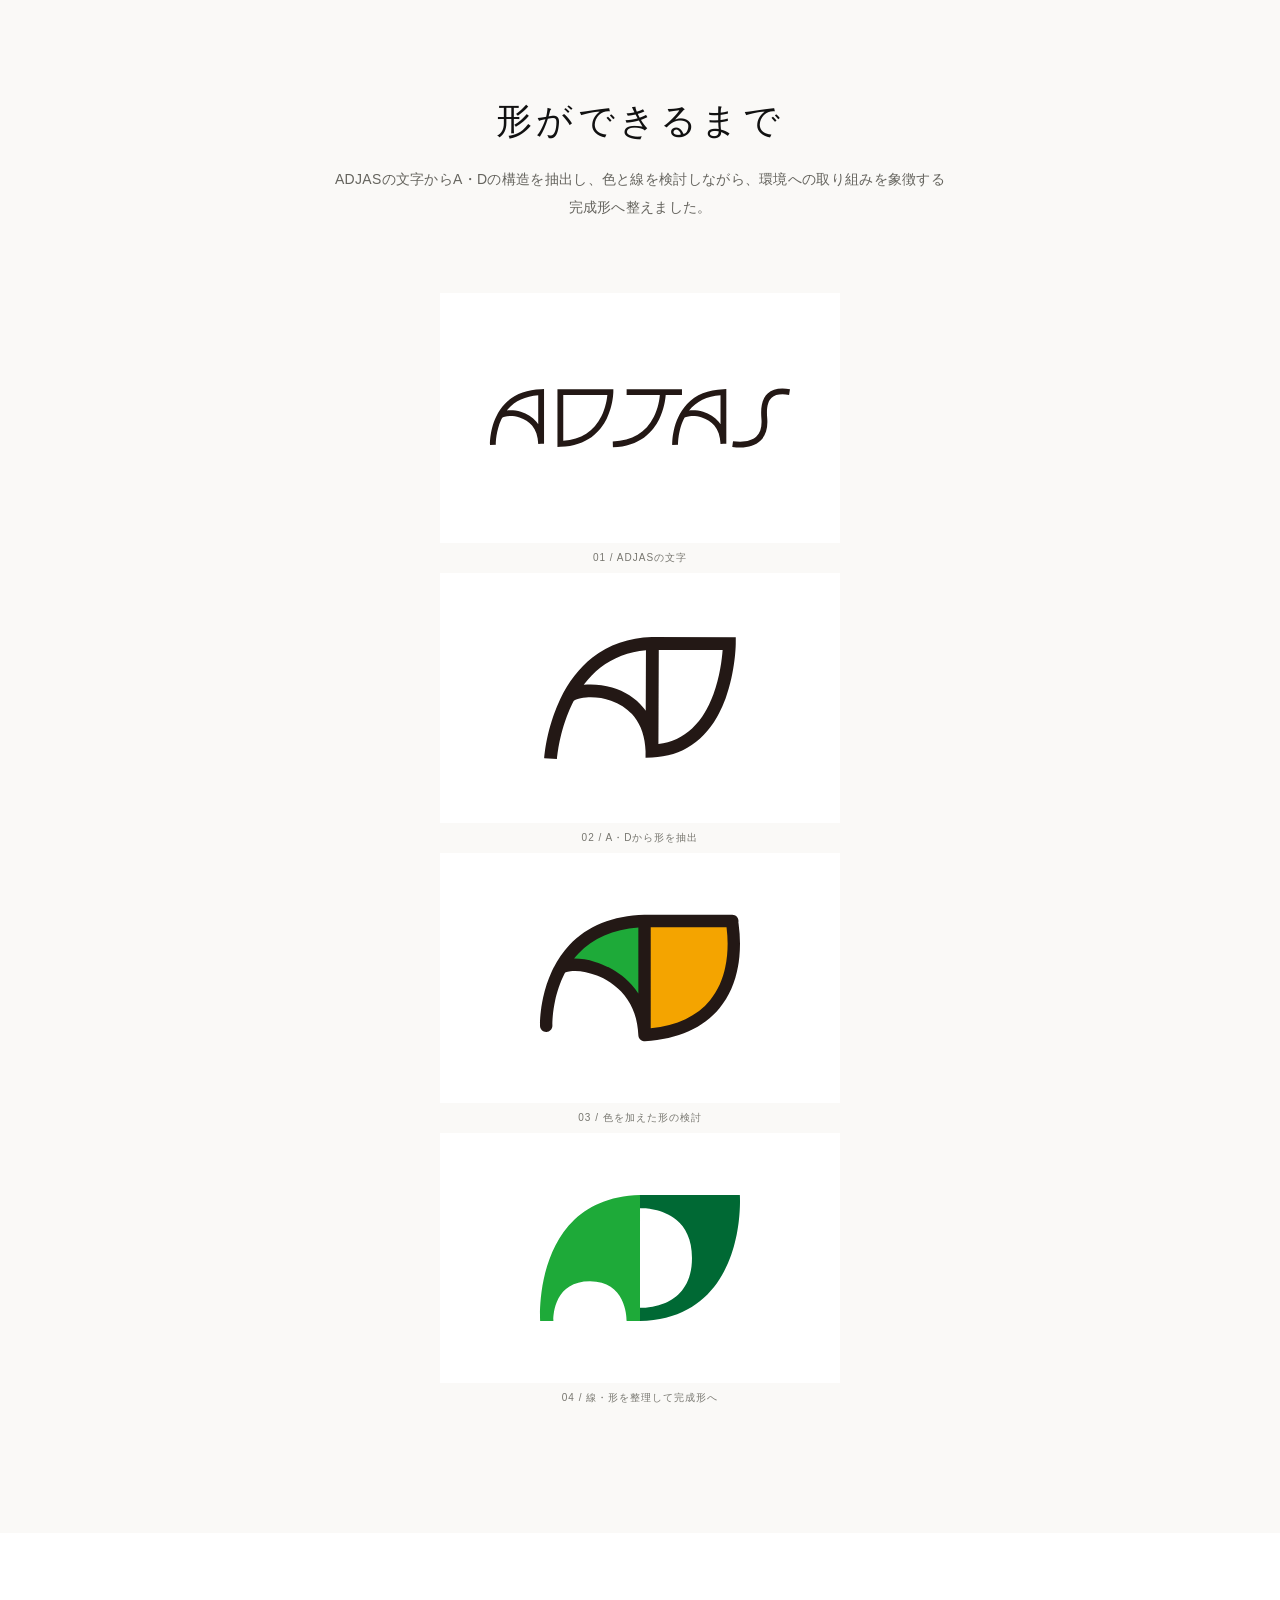
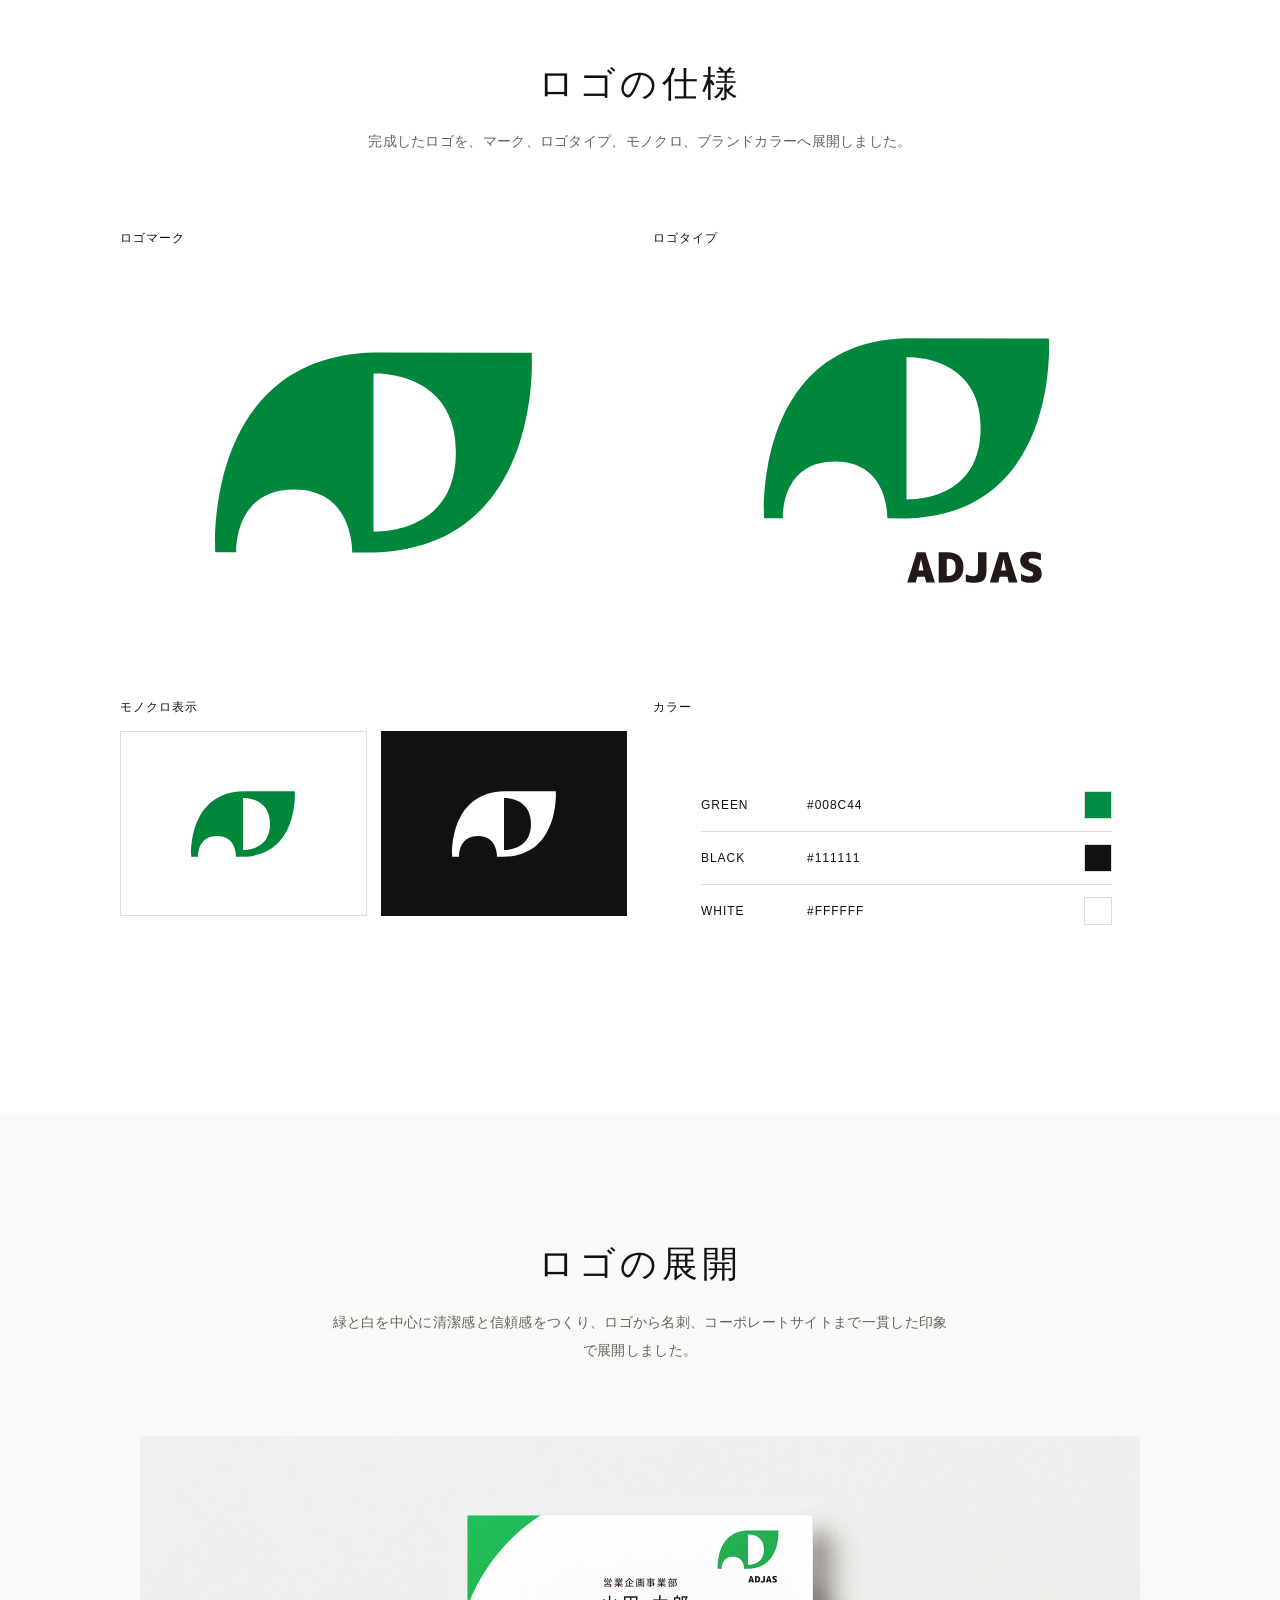
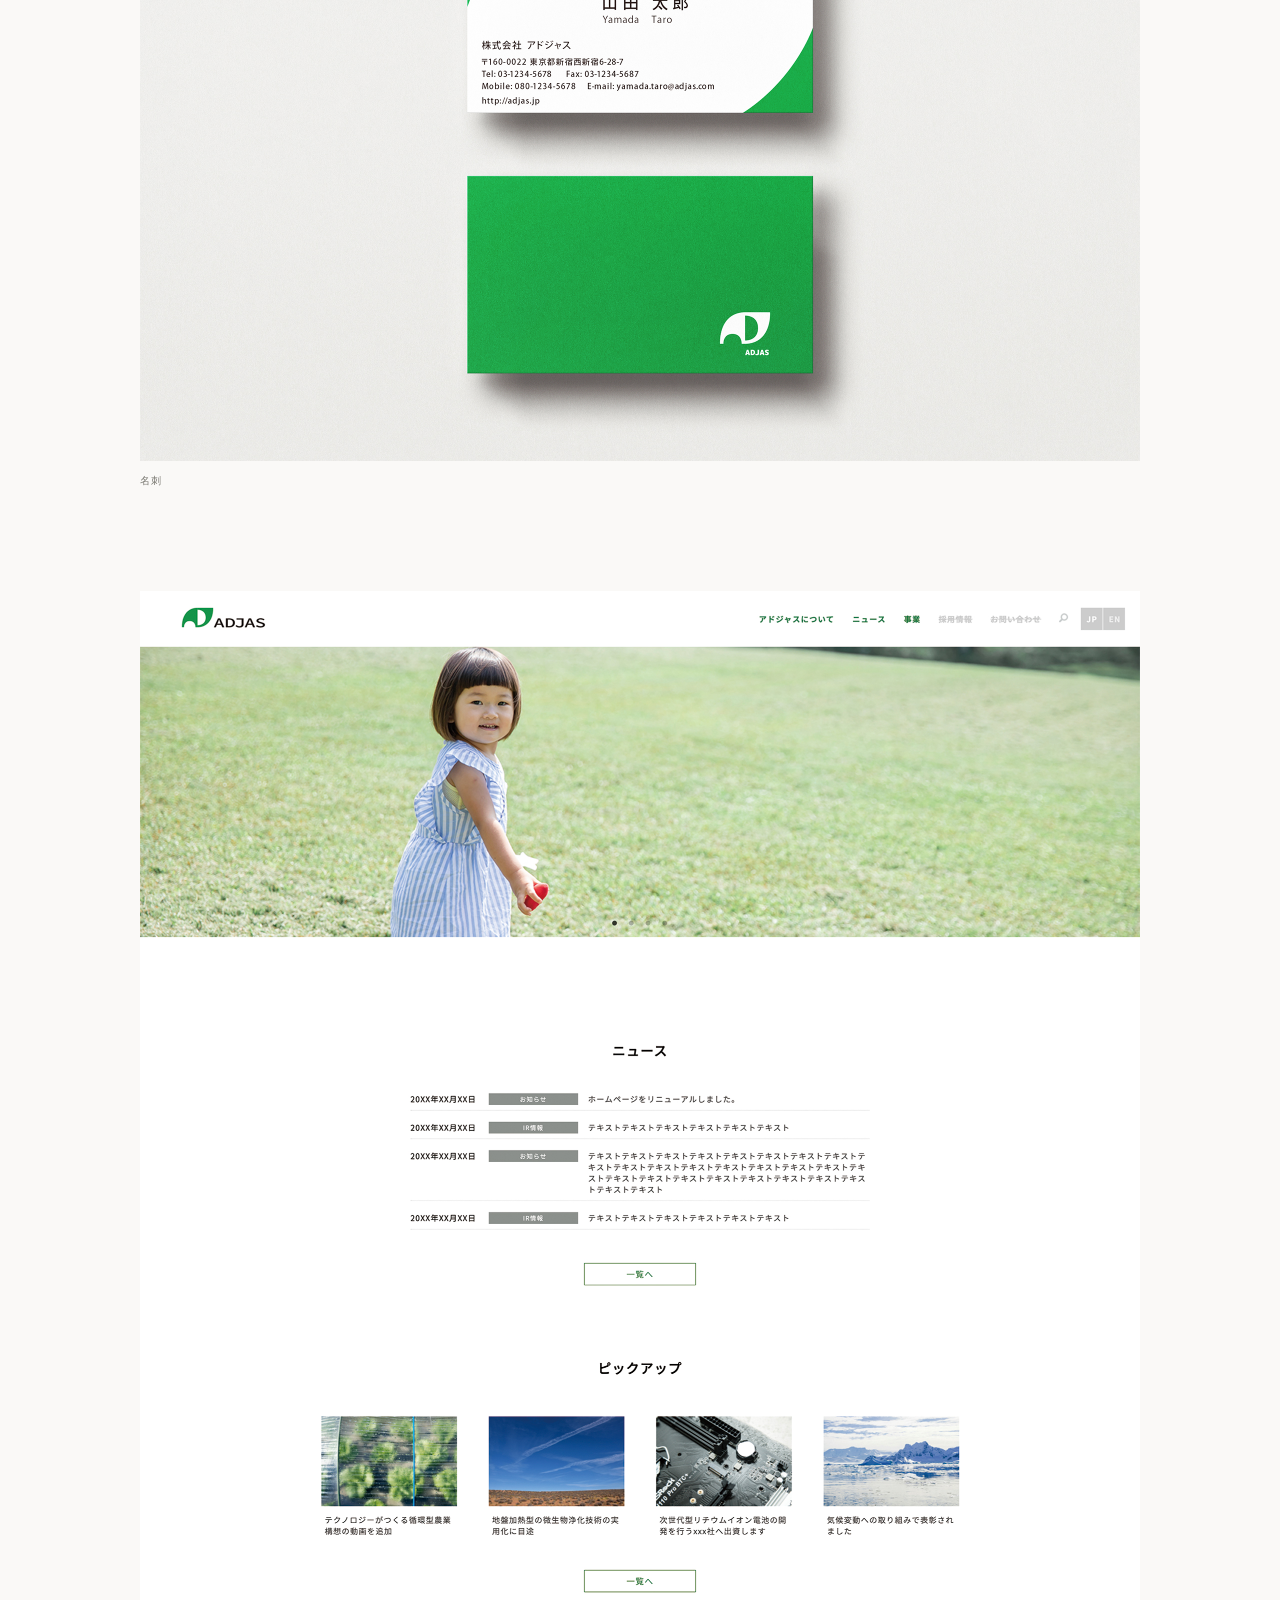
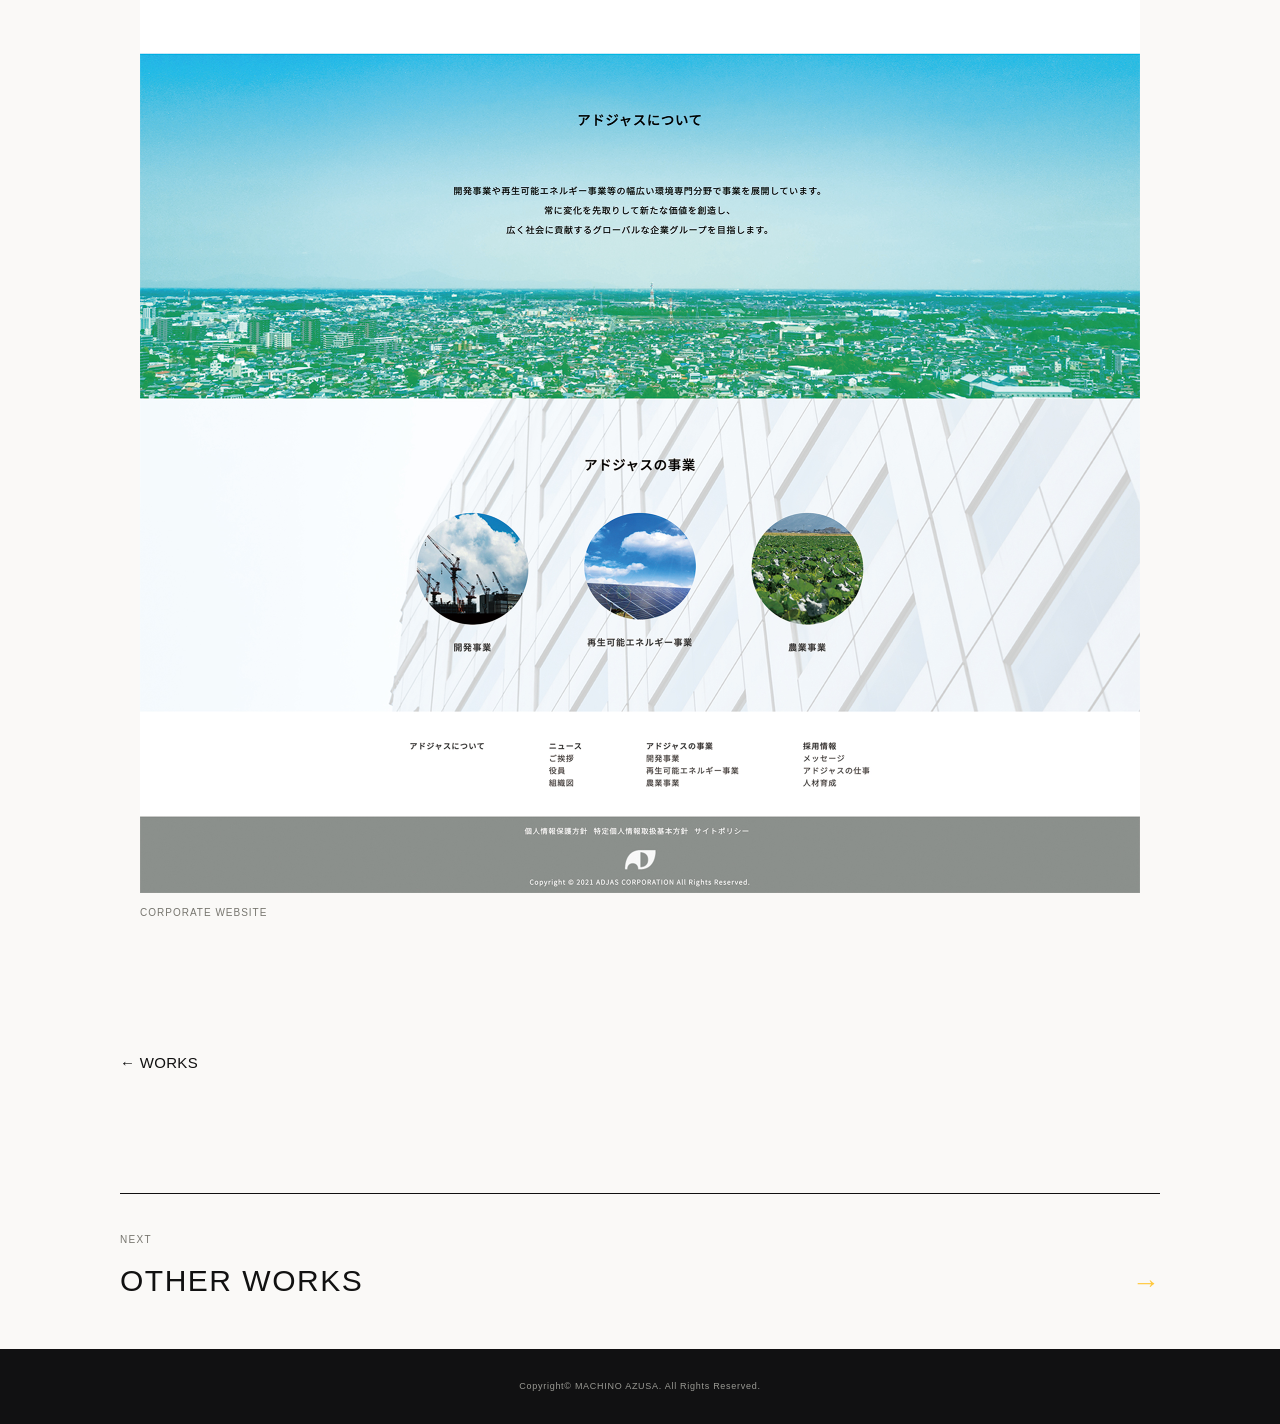
<file: works.html>
<!doctype html><html lang="ja"><head><meta charset="utf-8"><meta name="viewport" content="width=device-width,initial-scale=1"><title>WORKS | MACHINO AZUSA PORTFOLIO</title><meta name="description" content="MACHINO AZUSAとADJASのロゴ、制作過程、名刺、Webへの展開。"><link rel="icon" type="image/png" sizes="512x512" href="favicon.png"><link rel="apple-touch-icon" href="favicon.png"><link rel="stylesheet" href="detail-v2.css"></head><body>
<header class="site-header"><div class="inner"><a class="home-mark" href="index.html"><img src="machino-mark.svg" alt="" aria-hidden="true"><span>MACHINO AZUSA</span></a><nav class="detail-nav" id="detailNav"><a href="works.html#machino-azusa" aria-current="page">WORKS</a><a href="other-works.html">OTHER WORKS</a><a href="index.html#about">ABOUT</a></nav><button class="menu-button" aria-label="メニューを開く" aria-expanded="false" aria-controls="detailNav">MENU</button></div></header>
<div class="works-page-jump"><nav class="section-jump" aria-label="WORKS内の作品"><a href="#machino-azusa" data-work-link="machino-azusa" aria-current="location">MACHINO AZUSA</a><span aria-hidden="true">/</span><a href="#adjas" data-work-link="adjas">ADJAS</a></nav></div>

<main><section class="project-hero work-project" id="machino-azusa"><div class="inner"><h1 class="project-title">MACHINO AZUSA</h1><p class="project-category">ロゴ / 名刺 / WEB</p></div></section>
<div class="hero-image compact hero-logo machino-hero-logo"><img src="machino-logo-combination.svg" alt="MACHINO AZUSAのロゴマークとロゴタイプ"></div>
<section class="overview"><div class="inner"><h2>制作概要</h2><div class="project-deck"><p>自分の名前の頭文字「M」と「A」を起点に、2文字が一本の線として連続的につながる形を探りました。形そのものと余白が最もよく見える構成を目指しています。</p><div class="project-facts"><span><b>制作年</b>2018–2026</span><span><b>担当</b>デザイン</span><span><b>制作物</b>ロゴ / 名刺 / WEB</span><span><b>使用ツール</b>Illustrator / Photoshop</span></div></div></div></section>
<section class="chapter process-chapter"><div class="inner"><div class="chapter-head"><h2>形ができるまで</h2><p class="chapter-copy">名前の頭文字「M」と「A」を起点に、二つの形をつなぎ、角を曲線へ置き換えながら現在のロゴマークへ整えました。</p></div><div class="process-sequence"><figure><img src="machino-process-01.svg" alt="MACHINO AZUSAの文字構造"><figcaption>01 / MACHINO AZUSAの文字構造</figcaption></figure><figure><img src="machino-process-02.svg" alt="MとAを抽出した形"><figcaption>02 / MとAの抽出</figcaption></figure><figure><img src="machino-process-03.svg" alt="MとAを組み合わせた途中形"><figcaption>03 / MとAの組み合わせ</figcaption></figure><figure><img src="machino-process-04.svg" alt="曲線を整理した完成ロゴ"><figcaption>04 / 曲線化から完成形へ</figcaption></figure></div></div></section>
<section class="chapter"><div class="inner"><div class="chapter-head"><h2>ロゴの仕様</h2><p class="chapter-copy">用途に応じた使用を想定し、ロゴマーク単体、名前との組み合わせ、モノクロとカラーの展開を設定しました。</p></div><div class="logo-variations"><figure class="logo-variation mark"><figcaption>ロゴマーク</figcaption><div class="variation-board"><img src="machino-logo.svg" alt="MACHINO AZUSAのロゴマーク"></div></figure><figure class="logo-variation signature"><figcaption>名前との組み合わせ</figcaption><div class="variation-board"><img src="machino-logotype.svg" alt="MACHINO AZUSAのロゴマークと名前の組み合わせ"></div></figure><div class="logo-variation mono"><p>モノクロ表示</p><div class="mono-boards"><div class="mono-board light asset-logo"></div><div class="mono-board dark asset-logo"></div></div></div><div class="logo-variation colors"><p>カラー</p><dl><div><dt>BLACK</dt><dd>#231815</dd><i style="background:#231815"></i></div><div><dt>WHITE</dt><dd>#FFFFFF</dd><i style="background:#fff"></i></div><div><dt>RED</dt><dd>#E60012</dd><i style="background:#E60012"></i></div></dl></div></div></div></section>
<section class="chapter"><div class="inner"><div class="chapter-head"><h2>ロゴの展開</h2><p class="chapter-copy">ロゴの形と余白を活かし、名刺では表裏のスケールに変化をつけ、Webではロゴの線が描かれる動きへ展開しました。</p></div><div class="gallery"><figure><div class="landscape"><img src="machino-business-card.jpg" alt="MACHINO AZUSAの名刺" data-lightbox="card" data-lightbox-src="machino-business-card-lightbox.jpg"></div><figcaption>名刺</figcaption></figure><figure><div class="landscape"><img src="machino-website.jpg" alt="MACHINO AZUSAのポートフォリオサイト" data-lightbox="website" data-lightbox-src="machino-website-full.png"></div><figcaption>PORTFOLIO WEBSITE</figcaption></figure></div></div></section>
<div class="project-divider" aria-hidden="true"></div><section class="project-hero work-project" id="adjas"><div class="inner"><h1 class="project-title">ADJAS</h1><p class="project-category">ロゴ / 名刺 / WEB</p></div></section>
<div class="hero-image compact hero-logo adjas-hero-logo"><img src="adjas-logo-combination.svg" alt="ADJASのロゴマークとロゴタイプ"></div>
<section class="overview"><div class="inner"><h2>制作概要</h2><div class="project-deck"><p>社名の「A」「D」と新緑をモチーフに、環境への取り組みを象徴する形を検討しました。特徴がありながら、幅広い用途で使えるシンプルな企業ロゴです。</p><div class="project-facts"><span><b>制作年</b>2018</span><span><b>担当</b>デザイン / コーディング</span><span><b>制作物</b>ロゴ / 名刺 / WEB</span><span><b>使用ツール</b>Illustrator / Photoshop / HTML / CSS / JavaScript</span></div></div></div></section>

<section class="chapter process-chapter"><div class="inner"><div class="chapter-head"><h2>形ができるまで</h2><p class="chapter-copy">ADJASの文字からA・Dの構造を抽出し、色と線を検討しながら、環境への取り組みを象徴する完成形へ整えました。</p></div><div class="process-sequence"><figure><img src="adjas-process-01.svg" alt="ADJASの文字"><figcaption>01 / ADJASの文字</figcaption></figure><figure><img src="adjas-process-02.svg" alt="AとDから形を抽出"><figcaption>02 / A・Dから形を抽出</figcaption></figure><figure><img src="adjas-process-03.svg" alt="色を加えた形の検討"><figcaption>03 / 色を加えた形の検討</figcaption></figure><figure><img src="adjas-process-04.svg" alt="線と形を整理した完成ロゴ"><figcaption>04 / 線・形を整理して完成形へ</figcaption></figure></div></div></section>
<section class="chapter"><div class="inner"><div class="chapter-head"><h2>ロゴの仕様</h2><p class="chapter-copy">完成したロゴを、マーク、ロゴタイプ、モノクロ、ブランドカラーへ展開しました。</p></div><div class="logo-variations adjas-variations"><figure class="logo-variation"><figcaption>ロゴマーク</figcaption><div class="variation-board"><img src="adjas-logo.svg" alt="ADJASのロゴマーク"></div></figure><figure class="logo-variation"><figcaption>ロゴタイプ</figcaption><div class="variation-board"><img src="adjas-logo-type.svg" alt="ADJASのロゴタイプ"></div></figure><div class="logo-variation mono"><p>モノクロ表示</p><div class="mono-boards"><div class="mono-board adjas-mono light"></div><div class="mono-board adjas-mono dark"></div></div></div><div class="logo-variation colors"><p>カラー</p><dl><div><dt>GREEN</dt><dd>#008C44</dd><i style="background:#008C44"></i></div><div><dt>BLACK</dt><dd>#111111</dd><i style="background:#111111"></i></div><div><dt>WHITE</dt><dd>#FFFFFF</dd><i style="background:#fff"></i></div></dl></div></div></div></section>
<section class="chapter"><div class="inner"><div class="chapter-head"><h2>ロゴの展開</h2><p class="chapter-copy">緑と白を中心に清潔感と信頼感をつくり、ロゴから名刺、コーポレートサイトまで一貫した印象で展開しました。</p></div><div class="gallery application-adjas"><figure><div class="landscape"><img src="adjas-business-card.jpg" alt="ADJASの名刺" data-lightbox="card" data-lightbox-src="adjas-business-card-lightbox.jpg"></div><figcaption>名刺</figcaption></figure><figure class="website-long"><div><img src="adjas_website.jpg" alt="ADJASのコーポレートWebサイト全体" data-lightbox="website" data-lightbox-src="adjas_website.jpg"></div><figcaption>CORPORATE WEBSITE</figcaption></figure></div></div></section>
<div class="inner detail-end-nav"><a class="back-link" href="index.html#works">← WORKS</a><a class="next-link" href="other-works.html"><div><small>NEXT</small><br><strong>OTHER WORKS</strong></div><span>→</span></a></div>
</main><footer class="footer"><button class="page-top" type="button" aria-label="ページ上部へ戻る"><svg viewBox="0 0 24 28" aria-hidden="true"><path d="M12 26V3M4 11l8-8 8 8"/></svg></button><div>Copyright&copy; MACHINO AZUSA. All Rights Reserved.</div></footer><script src="detail-lightbox.js"></script><script>
(()=>{
  const b=document.querySelector('.menu-button');
  const n=document.querySelector('#detailNav');
  const t=document.querySelector('.page-top');
  const header=document.querySelector('.site-header');

  function setMenu(open){
    if(!b||!n)return;
    n.classList.toggle('open',open);
    b.classList.toggle('open',open);
    b.setAttribute('aria-expanded',String(open));
    b.setAttribute('aria-label',open?'メニューを閉じる':'メニューを開く');
    document.body.classList.toggle('menu-open',open);
    if(open&&header)header.classList.remove('mobile-hidden');
  }
  if(b&&n){
    b.addEventListener('click',()=>setMenu(!n.classList.contains('open')));
    n.querySelectorAll('a').forEach(a=>a.addEventListener('click',()=>setMenu(false)));
  }
  document.addEventListener('keydown',e=>{if(e.key==='Escape'&&n?.classList.contains('open')){setMenu(false);b.focus();}});

  function updateTop(){if(t)t.classList.toggle('is-visible',window.scrollY>320);}
  updateTop();
  window.addEventListener('scroll',updateTop,{passive:true});
  if(t)t.addEventListener('click',()=>window.scrollTo({top:0,behavior:'smooth'}));

  let lastY=window.scrollY;
  function updateHeader(){
    if(!header)return;
    if(window.innerWidth>760||document.body.classList.contains('menu-open')){header.classList.remove('mobile-hidden');lastY=window.scrollY;return;}
    const y=window.scrollY;
    if(y<24||y<lastY-6)header.classList.remove('mobile-hidden');
    else if(y>lastY+6&&y>90)header.classList.add('mobile-hidden');
    lastY=y;
  }
  window.addEventListener('scroll',updateHeader,{passive:true});

  const links=[...document.querySelectorAll('.section-jump a[href^="#"]')];
  const sections=links.map(a=>document.querySelector(a.getAttribute('href'))).filter(Boolean);
  function updateSwitcher(){
    if(!links.length||!sections.length)return;
    const pivot=window.scrollY+90;
    let current=sections[0];
    sections.forEach(s=>{if(s.offsetTop<=pivot)current=s;});
    links.forEach(a=>{
      const active=a.getAttribute('href')==='#'+current.id;
      if(active)a.setAttribute('aria-current','location');else a.removeAttribute('aria-current');
    });
  }
  updateSwitcher();
  window.addEventListener('scroll',updateSwitcher,{passive:true});

  links.forEach(a=>a.addEventListener('click',e=>{
    const target=document.querySelector(a.getAttribute('href'));
    if(!target)return;
    e.preventDefault();
    const top=target.getBoundingClientRect().top+window.scrollY-58;
    window.scrollTo({top,behavior:'smooth'});
  }));
})();
</script></body></html>
</file>
<file: home.css>
/* =========================================
     TOKENS — ロゴ（黒い連続スクイグル）に合わせて
     白 × 黒 × 差し色イエローの、はっきりした
     グラフィック / ステッカー系トーンに刷新
  ========================================= */
  :root{
    --paper:#FAF9F7;
    --paper-2:#ecebe5;
    --ink:#111111;
    --muted:#77766f;
    --line:#d8d6ce;
    --accent:#FFC83D;
    --accent-soft:#FFF0B3;
    --display:Arial, "Helvetica Neue", "Hiragino Kaku Gothic ProN", "Yu Gothic", sans-serif;
    --mono:Arial, "Helvetica Neue", "Hiragino Kaku Gothic ProN", "Yu Gothic", sans-serif;

    --bg:#FFFFFF;
    --bg-alt:#FAF9F7;
    --ink:#111112;
    --ink-soft:#767671;
    --line: rgba(17,17,18,.12);
    --accent:#FFC83D;
    --accent-ink:#111112;
    --dark:#111112;
    --dark-soft:#9A9A94;
    --radius:14px;
    --ease:cubic-bezier(.22,1,.36,1);
    --header-h:76px;
    --shadow: 0 16px 30px -18px rgba(17,17,18,.35);
  }

  *,*:before,*:after{box-sizing:border-box;}
  html{scroll-behavior:smooth;}
  body{
    margin:0;
    background:var(--bg);
    color:var(--ink);
    font-family:var(--display);
    font-size:15.5px;
    line-height:1.9;
    letter-spacing:.02em;
    -webkit-font-smoothing:antialiased;
  }
  img{max-width:100%;display:block;}
  a{color:inherit;text-decoration:none;}
  ul{list-style:none;margin:0;padding:0;}
  h1,h2,h3{margin:0;}

  .mono{
    font-family:var(--display);
    letter-spacing:.12em;
    text-transform:uppercase;
  }
  .display{
    font-family:var(--display);
    font-weight:600;
  }

  .inner{
    max-width:1240px;
    margin:0 auto;
    padding:0 40px;
  }
  #about .inner, #skill .inner{ max-width:920px; }

  a:focus-visible, button:focus-visible{
    outline:3px solid var(--accent);
    outline-offset:3px;
  }

  @media (prefers-reduced-motion: reduce){
    *{animation-duration:.001ms !important; animation-iteration-count:1 !important; transition-duration:.001ms !important; scroll-behavior:auto !important;}
    .hero-word, .hero-sub, .hero-scroll{ opacity:1 !important; transform:none !important; }
  }

  /* small reusable rule under section titles */
  .section-title-rule{
    width:32px; height:2px;
    margin:18px auto 0;
    background:var(--ink);
  }

  /* =========================================
     NAV
  ========================================= */
  #gnav{
    position:fixed;
    top:0; left:0; width:100%;
    height:var(--header-h);
    z-index:200;
    display:flex;
    align-items:center;
    background:rgba(255,255,255,.72);
    border-bottom:1px solid transparent;
    transition:border-color .4s var(--ease), background .4s var(--ease);
  }
  #gnav.scrolled{
    border-bottom-color:#e3e3e3;
    background:rgba(255,255,255,.94);
  }
  #gnav .inner{
    width:100%;
    display:flex;
    align-items:center;
    justify-content:space-between;
  }
  .nav-mark{
    display:flex;
    align-items:flex-end;
    gap:14px;
    font-family:var(--display);
    font-weight:400;
    font-size:12px;
    letter-spacing:.12em;
  }
  .nav-mark>span{position:relative;bottom:0;transform:translateY(3px);}
  .nav-mark img{ width:38px; height:22px; flex:0 0 auto; object-fit:contain; }
  .nav-links{
    display:flex;
    gap:16px;
    position:relative;
  }
  .nav-links li a{
    position:relative;
    display:inline-block;
    padding:10px 16px;
    font-size:12.5px;
    font-weight:600;
    color:var(--ink-soft);
    transition:color .25s var(--ease);
  }
  .nav-links li a:hover,
  .nav-links li a.active{
    color:var(--ink);
  }
  .nav-indicator{
    position:absolute;
    bottom:2px;
    height:3px;
    background:var(--accent);
    border-radius:2px;
    transition:transform .45s var(--ease), width .45s var(--ease);
    transform:translateX(0);
  }
  .nav-burger{
    display:none;
    width:38px;height:38px;
    border:none;background:none;
    cursor:pointer;
    position:relative;
    z-index:210;
  }
  .nav-burger span{
    position:absolute;left:8px;right:8px;
    height:2.5px;background:var(--ink);
    transition:transform .35s var(--ease), opacity .35s var(--ease);
  }
  .nav-burger span:nth-child(1){top:14px;}
  .nav-burger span:nth-child(2){top:22px;}
  .nav-burger span:nth-child(3){top:30px;}
  .nav-burger.open span:nth-child(1){transform:translateY(8px) rotate(45deg);}
  .nav-burger.open span:nth-child(2){opacity:0;}
  .nav-burger.open span:nth-child(3){transform:translateY(-8px) rotate(-45deg);}

  /* =========================================
     HERO — ロゴが主役
  ========================================= */
  #hero{
    position:relative;
    min-height:100vh;
    display:flex;
    flex-direction:column;
    align-items:center;
    justify-content:center;
    text-align:center;
    padding:calc(var(--header-h) + 72px) 24px 110px;
    overflow:hidden;
  }

  /* --- SVG LOGO（実データ）: 差し替える場合は #heroLogo 内の <svg> を丸ごと入れ替えてください --- */
  .logo-stage{
    position:relative;
    z-index:1;
    width:min(82vw, 560px);
    max-width:100%;
    aspect-ratio:337.32/198.66;
    margin:0 auto 34px;
  }
  #heroLogo{
    width:100%; height:100%;
  }
  #heroLogo svg{ width:100%; height:100%; display:block; overflow:visible; }
  /* 先端は角のまま（丸めない）。一本の線として描かれ、最後は静止する */
  #heroLogo .logo-line{
    fill:none;
    stroke:var(--ink);
    stroke-width:36px;
    stroke-miterlimit:5;
  }
  /* アセット2: 黄色いラインは黒より少し遅れて追いかけて描かれる */
  #heroLogo .logo-line-under{
    fill:none;
    stroke:var(--accent);
    stroke-width:36px;
    stroke-miterlimit:5;
  }  #heroLogo{filter:none;}
  #heroLogo .logo-line-under{opacity:.9;}

  /* 名前・サブタイトル・SCROLLは、ロゴの描画が終わってからふわっと現れる */
  .hero-word,
  .hero-sub,
  .hero-scroll{
    opacity:0;
    transform:translateY(10px);
    transition:opacity .7s var(--ease), transform .7s var(--ease);
  }
  #hero.is-ready .hero-word{ opacity:1; transform:none; transition-delay:0s; }
  #hero.is-ready .hero-sub{ opacity:1; transform:none; transition-delay:.18s; }
  #hero.is-ready .hero-scroll{ opacity:1; transform:none; transition-delay:.32s; }

  .hero-word{
    position:relative; z-index:1;
    font-size:clamp(32px, 6.4vw, 62px);
    font-weight:700;
    letter-spacing:-.01em;
    line-height:1;
  }
  .hero-sub{
    position:relative; z-index:1;
    margin-top:12px;
    font-size:12.5px;
    letter-spacing:.22em;
    color:var(--ink-soft);
  }
  /* 控えめなSCROLL表示 */
  .hero-scroll{
    position:relative; z-index:1;
    margin-top:64px;
    display:flex;
    flex-direction:column;
    align-items:center;
    gap:10px;
    font-size:10px;
    letter-spacing:.2em;
    color:var(--ink-soft);
  }
  .hero-scroll .line{
    width:1px; height:28px;
    background:var(--line);
    position:relative;
    overflow:hidden;
  }
  .hero-scroll .line::after{
    content:"";
    position:absolute;
    top:-100%; left:0; width:100%; height:100%;
    background:var(--ink-soft);
    animation:trickle 2s ease-in-out infinite;
  }
  @keyframes trickle{
    0%{ top:-100%; }
    60%{ top:100%; }
    100%{ top:100%; }
  }

  /* =========================================
     SECTION SHELL
  ========================================= */
  .section{ padding:130px 0; position:relative; }
  .section:nth-of-type(even){ background:var(--bg-alt); }

  .section-head{
    margin-bottom:52px;
    text-align:center;
  }
  .section-eyebrow{
    font-size:11px;
    color:var(--ink-soft);
    margin-bottom:14px;
  }
  .section-title{
    font-size:clamp(30px, 4vw, 44px);
    font-weight:600;
    letter-spacing:.01em;
  }
  .section-title-rule{ margin-top:16px; }
  .section-intro{
    margin-top:16px;
    color:var(--ink-soft);
    font-size:14px;
  }

  .reveal{
    opacity:0;
    transform:translateY(26px);
    transition:opacity .8s var(--ease), transform .8s var(--ease);
  }
  .reveal.is-visible{ opacity:1; transform:none; }
  .reveal-stagger > *{ transition-delay:calc(var(--i,0) * 90ms); }

  /* =========================================
     FOOTER
  ========================================= */
  #footer{ background:var(--dark); color:var(--dark-soft); }
  .page-top{
    display:flex;
    align-items:center;
    justify-content:center;
    gap:8px;
    padding:16px;
    font-size:11px;
    letter-spacing:.1em;
    cursor:pointer;
    border-bottom:1px solid rgba(255,255,255,.1);
    transition:color .3s var(--ease);
    background:none;
    width:100%;
    color:var(--dark-soft);
  }
  .page-top:hover{ color:var(--accent); }
  .page-top svg{ width:14px; height:14px; transition:transform .3s var(--ease); }
  .page-top:hover svg{ transform:translateY(-3px); }
  .copyright{
    text-align:center;
    font-size:10px;
    padding:26px;
  }

  /* =========================================
     RESPONSIVE
  ========================================= */
  @media (max-width:900px){
    .work-grid{ grid-template-columns:repeat(2,1fr); gap:22px; }
    #feature .section-body{ grid-template-columns:1fr; }
    #about .section-body{ grid-template-columns:1fr; text-align:center; }
    .skill-grid{ grid-template-columns:1fr; }
  }

  @media (max-width:680px){
    .inner{ padding:0 20px; }
    :root{
    --paper:#FAF9F7;
    --paper-2:#ecebe5;
    --ink:#111111;
    --muted:#77766f;
    --line:#d8d6ce;
    --accent:#FFC83D;
    --accent-soft:#FFF0B3;
    --display:Arial, "Helvetica Neue", "Hiragino Kaku Gothic ProN", "Yu Gothic", sans-serif;
    --mono:Arial, "Helvetica Neue", "Hiragino Kaku Gothic ProN", "Yu Gothic", sans-serif;
 --header-h:64px; }
    .nav-links{
      position:fixed;
      inset:0 0 0 auto;
      width:78vw;
      max-width:320px;
      background:var(--bg);
      border-left:2.5px solid var(--ink);
      flex-direction:column;
      justify-content:center;
      gap:4px;
      padding:0 34px;
      transform:translateX(100%);
      transition:transform .45s var(--ease);
    }
    .nav-links.open{ transform:translateX(0); }
    .nav-links li a{ font-size:15px; padding:14px 0; display:block; }
    .nav-indicator{ display:none; }
    .nav-burger{ display:block; }

    .section{ padding:80px 0; }
    .section-head{ margin-bottom:36px; }
    .work-grid{ grid-template-columns:1fr; }
  }

  html{scroll-behavior:smooth;}
  body{
    background:var(--paper);
    color:var(--ink);
    font-family:var(--display);
  }
  ::selection{background:var(--accent);color:var(--ink);}
  .section{position:relative;}
  .section + .section{border-top:1px solid var(--line);}
  .section-head{max-width:820px;}
  .section-eyebrow{
    color:var(--muted);
    letter-spacing:.18em;
    font-size:10px;
  }
  .section-title{
    letter-spacing:-.055em;
    font-weight:500;
  }
  .section-intro{
    max-width:560px;
    color:#66655f;
    line-height:2;
  }

  /* editorial section numbers */
  .section::before{
    content:attr(data-index);
    position:absolute;
    top:42px;
    right:5vw;
    font:500 10px/1 var(--mono);
    letter-spacing:.12em;
    color:#aaa9a2;
  }

  /* header */
  #gnav{
    background:rgba(255,255,255,.82)!important;
    border-bottom:1px solid rgba(17,17,17,.08);
  }
  .nav-mark{font-family:var(--display)!important;letter-spacing:.12em!important;}
  .nav-mark img{filter:none;}
  .nav-mark .name-accent{color:var(--ink);}
  .nav-links li a{font-family:var(--mono)!important;font-size:12px!important;letter-spacing:.10em;}
  .nav-indicator{background:var(--accent)!important;height:2px!important;}

  /* HERO */
  #hero{
    min-height:100svh!important;
    background:#FFFFFF!important;
    padding:100px 24px 84px!important;
  }  .hero-eyebrow{
    position:relative;
    z-index:2;
    font:500 9px/1 var(--mono)!important;
    letter-spacing:.25em!important;
    color:#85847d!important;
    margin-bottom:34px!important;
  }
  .logo-stage{
    position:relative;
    z-index:2;
    width:min(
      88vw,
      720px,
      max(320px, calc((100svh - var(--header-h) - 170px) * 1.698))
    )!important;
    margin:0 auto 54px!important;
  }
  .hero-word{
    position:relative;
    z-index:2;
    margin:0!important;
    font-family:var(--display)!important;
    font-size:clamp(20px,2.2vw,28px)!important;
    font-weight:500!important;
    letter-spacing:.2em!important;
    line-height:1.2!important;
  }
  .hero-sub{
    position:relative;
    z-index:2;
    margin-top:12px!important;
    font:500 9px/1 var(--mono)!important;
    letter-spacing:.26em!important;
    color:#85847d!important;
  }
  .hero-scroll{
    z-index:3;
    bottom:34px!important;
    font:500 8px/1 var(--mono)!important;
    letter-spacing:.25em!important;
  }

  /* WORKS */
  #works{background:var(--paper);}
  .work-grid{
    grid-template-columns:repeat(2,minmax(0,1fr))!important;
    gap:0!important;
    border-top:1px solid var(--line);
    border-left:1px solid var(--line);
  }
  .work-card{
    border:0!important;
    border-right:1px solid var(--line)!important;
    border-bottom:1px solid var(--line)!important;
    border-radius:0!important;
    background:transparent!important;
    padding:0!important;
    text-align:left!important;
  }
  .work-visual{
    aspect-ratio:16/10!important;
    border-radius:0!important;
    background:
      linear-gradient(135deg, rgba(244,196,49,.9), rgba(244,196,49,.15)),
      #e6e4dc!important;
    position:relative;
    overflow:hidden;
  }
  .work-visual::after{
    content:"";
    position:absolute;
    inset:14px;
    border:1px solid rgba(17,17,17,.14);
    pointer-events:none;
  }
  .work-card:nth-child(even) .work-visual{
    background:linear-gradient(135deg,#dddcd5,#f4c431);
  }
  .work-card:nth-child(3n) .work-visual{
    background:linear-gradient(135deg,#d9d8d1,#b9b8b0);
  }
  .work-visual .tag{
    top:24px!important;left:24px!important;
    color:var(--ink)!important;
    font-size:9px!important;
    letter-spacing:.14em!important;
  }
  .work-visual .mark{
    right:24px!important;bottom:20px!important;
    font:500 38px/1 var(--display)!important;
    letter-spacing:-.08em;
    color:rgba(17,17,17,.18)!important;
  }
  .work-caption{
    padding:22px 24px 25px!important;
  }
  .work-caption-title{
    font-size:15px!important;
    font-weight:500!important;
    letter-spacing:.02em;
  }
  .work-caption-info{
    margin-top:7px!important;
    font:500 9px/1.6 var(--mono)!important;
    color:var(--muted)!important;
    letter-spacing:.05em;
  }
  .work-caption-url{
    margin-top:18px!important;
    font:500 9px/1 var(--mono)!important;
    letter-spacing:.1em;
  }
  .work-card:hover .work-visual{transform:none!important;}
  .work-card:hover .work-visual::after{inset:20px;transition:inset .45s ease;}

  /* FEATURE */
  #feature{
    background:var(--ink)!important;
    color:#f7f6f0!important;
  }
  #feature .section-eyebrow,
  #feature .section-intro{color:#aaa9a2!important;}
  #feature .section-title{color:#f7f6f0!important;}
  #feature .feature-wrap{
    border-top:1px solid rgba(255,255,255,.16);
    padding-top:44px;
  }
  #feature .feature-visual{
    background:#1b1b19!important;
    border:1px solid rgba(255,255,255,.12)!important;
    border-radius:0!important;
  }
  #feature .feature-visual::after{
    background:linear-gradient(135deg,transparent 0 48%,rgba(244,196,49,.18) 49%,transparent 51%);
  }

  /* ABOUT / SKILLS */
  #about{background:var(--bg-alt);}
  .about-grid{gap:80px!important;}
  .about-lead{
    font-size:clamp(26px,4vw,52px)!important;
    line-height:1.12!important;
    letter-spacing:-.045em!important;
    font-weight:500!important;
  }
  .about-body{
    color:#5f5e58!important;
    line-height:2!important;
  }
  .skill-row{
    border-top:1px solid var(--line)!important;
    padding:18px 0!important;
  }
  .skill-row:last-child{border-bottom:1px solid var(--line)!important;}
  .skill-name{font-size:12px!important;letter-spacing:.04em;}
  .skill-meta{font:500 9px/1 var(--mono)!important;color:var(--muted);}

  /* CONTACT */
  #contact{
    background:var(--paper)!important;
    min-height:70vh;
    display:flex;
    align-items:center;
  }
  #contact .contact-inner{
    border-top:1px solid var(--line);
    padding-top:40px;
  }
  #contact .contact-title{
    font-size:clamp(44px,9vw,120px)!important;
    letter-spacing:-.07em!important;
    line-height:.88!important;
  }
  #contact .contact-mail{
    font-family:var(--mono)!important;
    font-size:11px!important;
    letter-spacing:.08em!important;
  }

  footer{
    background:var(--ink)!important;
    color:#aaa9a2!important;
    border:0!important;
  }

  @media(max-width:760px){
    #hero{padding-top:90px!important;}
    .logo-stage{
      width:min(
        92vw,
        520px,
        max(260px, calc((100svh - var(--header-h) - 160px) * 1.698))
      )!important;
      margin-bottom:38px!important;
    }
    
    .work-grid{grid-template-columns:1fr!important;}
    .section::before{top:25px;right:24px;}
    .about-grid{gap:44px!important;}
  }


  /* =========================================
     BRAND IDENTITY — YELLOW T / Y
  ========================================= */
  .hero-project-label{
    position:relative;
    z-index:2;
    margin:0 0 26px;
    font-size:9px;
    line-height:1;
    letter-spacing:.22em;
    color:#8a8982;
  }
  .hero-project-label::before{
    content:"";
    display:inline-block;
    width:22px;
    height:2px;
    margin:0 10px 3px 0;
    background:var(--accent);
  }
  .hero-word{
    font-size:clamp(15px,1.7vw,22px)!important;
    font-weight:500!important;
    letter-spacing:.30em!important;
    color:var(--ink);
    white-space:nowrap;
  }
  .hero-word .name-accent{
    color:var(--accent);
    display:inline-block;
    font-weight:600;
    transform:translateY(2px);
    opacity:0;
    transition:
      opacity .75s var(--ease),
      transform .9s var(--ease);
  }
  #hero.is-ready .hero-word .name-accent{
    opacity:1;
    transform:none;
  }
  #hero.is-ready .hero-word .name-accent:first-child{
    transition-delay:.08s;
  }
  #hero.is-ready .hero-word .name-accent:nth-child(2){
    transition-delay:.18s;
  }
  #hero.is-ready .hero-word .name-accent:nth-child(3){
    transition-delay:.28s;
  }

  /* The yellow guide line disappears as the name arrives. */
  #heroLogo .logo-line-under{
    stroke:#FFC83D!important;
  }

  /* Make the yellow identity repeat subtly through the interface. */
  .section-title-rule,
  .section-eyebrow::before,
  .work-card .tag::before{
    background:var(--accent)!important;
  }
  .work-card:hover .work-caption-title{
    color:#111;
  }
  .contact-mail:hover,
  .work-caption-url:hover{
    color:var(--accent)!important;
  }

  /* The site should feel like a visual identity system, not a generic template. */
  .work-card,
  .feature-visual,
  .about-grid,
  .skill-row{
    border-color:#d7d4ca!important;
  }


  /* LOGO-FIRST HERO */
  #gnav{
    opacity:0;
    transform:translateY(-100%);
    pointer-events:none;
    transition:
      opacity .8s var(--ease),
      transform .9s var(--ease),
      border-color .4s var(--ease),
      background .4s var(--ease)!important;
  }
  body.intro-complete #gnav{
    opacity:1;
    transform:none;
    pointer-events:auto;
  }
  .nav-mark{
    opacity:0;
    transform:translateY(7px) scale(.94);
    transition:opacity .65s var(--ease), transform .75s var(--ease);
  }
  body.intro-complete #gnav.scrolled .nav-mark{
    opacity:1;
    transform:none;
  }
  #hero{
    isolation:isolate;
  }
  #hero .logo-stage{
    position:relative;
    z-index:5;
    transform:translateY(-34px) scale(.985);
    transform-origin:center center;
    transition:transform .85s var(--ease), opacity .45s ease;
  }
  #hero.is-ready .logo-stage{ transform:translateY(-34px) scale(1); }
  #heroLogo{
    position:relative;
    z-index:6;
  }
  #heroLogo svg{
    overflow:visible;
  }
  #hero .hero-word{
    margin-top:-18px;
    transition:opacity .45s ease, transform .75s var(--ease);
  }
  .hero-role{
    position:relative;
    z-index:2;
    margin-top:17px;
    color:#77766f;
    font-family:var(--display);
    font-size:9px;
    font-weight:500;
    letter-spacing:.28em;
    opacity:0;
    transform:translateY(7px);
    transition:opacity .65s var(--ease), transform .75s var(--ease);
  }
  #hero.is-ready .hero-role{
    opacity:1;
    transform:none;
    transition-delay:.22s;
  }
  .hero-down{
    position:absolute;
    left:50%;
    bottom:20px;
    z-index:12;
    width:44px;
    height:44px;
    display:flex;
    align-items:center;
    justify-content:center;
    color:#a3a29b;
    opacity:0;
    transform:translate(-50%,8px);
    pointer-events:none;
    transition:opacity .55s var(--ease), transform .65s var(--ease), color .25s ease;
  }
  .hero-down svg{
    width:20px;
    height:24px;
    fill:none;
    stroke:currentColor;
    stroke-width:1.8;
    stroke-linecap:square;
    stroke-linejoin:miter;
    animation:arrowDrift 1.9s ease-in-out infinite;
  }
  body.intro-complete:not(.has-scrolled) .hero-down{
    opacity:1;
    transform:translate(-50%,0);
    pointer-events:auto;
    transition-delay:.3s;
  }
  .hero-down:hover,.hero-down:focus-visible{color:#77766f;}
  @keyframes arrowDrift{
    0%,100%{transform:translateY(-3px);}
    50%{transform:translateY(5px);}
  }

  @media(max-width:760px){
    #hero .logo-stage{transform:translateY(-20px) scale(.985);}
    #hero.is-ready .logo-stage{transform:translateY(-20px) scale(1);}
    #hero .hero-word{margin-top:-8px;font-size:clamp(11px,3.3vw,14px)!important;letter-spacing:.14em!important;}
    .hero-role{margin-top:14px;font-size:8px;letter-spacing:.23em;}
  }

  @media(max-height:650px) and (min-width:761px){
    #hero{
      justify-content:flex-start!important;
      padding:calc(var(--header-h) + 32px) 24px 28px!important;
    }
    #hero .logo-stage{
      margin-bottom:26px!important;
      transform:translateY(0) scale(.985);
    }
    #hero.is-ready .logo-stage{transform:translateY(0) scale(1);}
    #hero .hero-word{margin-top:0;}
    .hero-role{margin-top:12px;}
    .hero-down{bottom:8px;}
  }

  @media(prefers-reduced-motion:reduce){
    #gnav,.nav-mark,#hero .logo-stage,#hero .hero-word,.hero-role,.hero-down{transition:none!important;}
    .hero-down svg{animation:none!important;}
    #gnav{opacity:1;transform:none;pointer-events:auto;}
  }

  /* HOME CONTENT — approved comp */
  .home-section{
    padding:clamp(94px,10.2vw,150px) 0;
    background:#FAF9F7;
    scroll-margin-top:var(--header-h);
  }
  #works,#about{background:#FAF9F7;}
  #other-works{background:#FFFFFF;}
  .home-section+.home-section{padding-top:clamp(94px,10.2vw,150px);}
  .home-section .inner{max-width:1120px;}
  .home-heading{text-align:center;margin-bottom:clamp(48px,6vw,82px);}
  .home-heading h2{font-size:clamp(24px,2.88vw,36px);font-weight:400;letter-spacing:.14em;line-height:1.2;}
  .home-heading h2 a{color:inherit;text-decoration:none;position:relative;display:inline-block;}
  .home-heading h2 a::after{content:"→";position:absolute;left:100%;top:50%;margin-left:.45em;color:var(--accent);opacity:0;transform:translateY(-50%);transition:opacity .2s var(--ease);}
  .home-heading h2 a:hover::after,.home-heading h2 a:focus-visible::after{opacity:1;}
  .home-heading p{margin:12px 0 0;font-size:clamp(13.2px,1.2vw,14.4px);letter-spacing:.08em;color:var(--muted);}
  .works-grid{display:grid;grid-template-columns:repeat(2,minmax(0,1fr));gap:clamp(42px,7vw,96px);}
  .home-card{text-align:center;}
  .home-card-image{display:block;overflow:hidden;background:#fff;aspect-ratio:4/3;}
  .home-card-image img{width:100%;height:100%;object-fit:contain;transition:transform .55s var(--ease),filter .35s ease;}
  .machino-work-card .home-card-image{display:grid;place-items:center;}
  .machino-work-card .home-card-image img{width:52%;height:52%;}
  .home-card-image:hover img{transform:scale(1.018);filter:brightness(.94);}
  .home-card h3{margin:22px 0 8px;font-size:clamp(17px,1.8vw,24px);font-weight:400;letter-spacing:.10em;}
  .home-card h3 a{border-bottom:1px solid transparent;transition:border-color .25s ease;}
  .home-card h3 a:hover{border-bottom-color:var(--ink);}
  .home-card p{margin:0;font:500 9.6px/1.5 var(--mono);letter-spacing:.1em;color:var(--muted);}
  .other-grid{display:grid;grid-template-columns:repeat(3,minmax(0,1fr));gap:26px;}
  .other-card{text-align:center;}
  .other-card .home-card-image{aspect-ratio:1/1;background:#eeede8;}
  .other-card .home-card-image img{object-fit:cover;}
  .other-card h3{margin:12px 0 0;font-size:16.5px;font-weight:500;letter-spacing:.04em;}
  @media (hover:hover) and (pointer:fine){
    .other-card .home-card-image img{filter:grayscale(1);transition:transform .55s var(--ease),filter .42s ease;}
    .other-card:hover .home-card-image img,
    .other-card:focus-within .home-card-image img{filter:grayscale(0) brightness(.94);}
  }
  .about-home{display:grid;grid-template-columns:minmax(280px,.78fr) minmax(420px,1.35fr);gap:clamp(52px,6.5vw,92px);align-items:start;max-width:1040px;margin:0 auto;}
  .about-home-art{background:#fff;aspect-ratio:4/5;overflow:hidden;}
  .about-home-art img{width:100%;height:100%;object-fit:cover;object-position:center;transform:scale(1.22);transform-origin:center;}
  .about-home-copy{padding-top:2px;}
  .about-name-en{font:500 clamp(19px,1.8vw,23px)/1.35 var(--mono);letter-spacing:.1em;margin:0 0 7px;}
  .about-name-ja{font-size:clamp(13px,1.25vw,15px);font-weight:400;letter-spacing:.08em;line-height:1.4;margin:0 0 clamp(32px,4vw,48px);}
  .about-intro{font-size:15px;line-height:2;color:#5f5f5a;margin:0 0 clamp(30px,3.6vw,42px);max-width:42em;}
  .about-intro span{display:block;}
  .about-data{margin:0;border-top:1px solid var(--line);padding-top:10px;}
  .about-data div{display:grid;grid-template-columns:128px minmax(0,1fr);gap:22px;padding:12px 0;align-items:baseline;}
  .about-data dt{font:600 13px/1.35 var(--mono);letter-spacing:.1em;}
  .about-data dd{margin:0;font-size:14.5px;line-height:1.6;color:var(--muted);overflow-wrap:anywhere;}
  .contact-mail{color:inherit;text-decoration:none;transition:color .18s ease;}
  .contact-mail:hover,.contact-mail:focus-visible{color:var(--accent);}
  @media(max-width:980px) and (min-width:681px){
    .nav-mark>span{display:none;}
    .nav-links{gap:6px;}
    .nav-links li a{padding:10px 12px;}
  }
  @media(max-width:760px){
    .works-grid,.about-home{grid-template-columns:1fr;}
    .other-grid{grid-template-columns:1fr;gap:34px;}
    .about-home-art{max-width:360px;width:100%;margin:0 auto;}
    .about-home-copy{padding-top:0;text-align:left;}
    .about-name-ja{margin-bottom:28px;}
    .nav-links{gap:4px;}
  }

  @media(max-width:420px){
    .nav-mark>span{display:none;}
    .about-data div{grid-template-columns:1fr;gap:6px;padding:13px 0;}
  }

  /* MOBILE — designed independently from the desktop composition */
  @media(max-width:760px){
    :root{--header-h:64px;}
    body{font-size:15px;line-height:1.8;}
    body.nav-open{overflow:hidden;}
    .inner,.home-section .inner{padding-left:24px;padding-right:24px;}

    #gnav .inner{padding-left:18px;padding-right:14px;}
    .nav-mark>span{display:none;}
    .nav-mark img{width:36px;height:22px;}
    .nav-burger{display:block;width:44px;height:44px;padding:0;}
    .nav-burger span{left:12px;right:12px;height:2px;}
    .nav-burger span:nth-child(1){top:15px;}
    .nav-burger span:nth-child(2){top:21px;}
    .nav-burger span:nth-child(3){top:27px;}
    .nav-burger.open span:nth-child(1){transform:translateY(6px) rotate(45deg);}
    .nav-burger.open span:nth-child(3){transform:translateY(-6px) rotate(-45deg);}
    .nav-links{
      position:fixed;
      inset:0;
      z-index:205;
      width:100%;
      max-width:none;
      min-height:100svh;
      padding:calc(var(--header-h) + 46px) 24px 44px;
      display:flex;
      flex-direction:column;
      align-items:center;
      justify-content:center;
      gap:8px;
      border:0;
      background:rgba(255,255,255,.98);
      opacity:0;
      visibility:hidden;
      transform:translateY(-12px);
      pointer-events:none;
      transition:opacity .3s ease,transform .4s var(--ease),visibility .3s;
    }
    .nav-links.open{
      opacity:1;
      visibility:visible;
      transform:none;
      pointer-events:auto;
    }
    .nav-links li a{
      display:block;
      padding:13px 20px!important;
      font-size:14px!important;
      line-height:1.4;
      letter-spacing:.14em!important;
      text-align:center;
    }

    #hero{
      min-height:100svh!important;
      padding:calc(var(--header-h) + 30px) 24px 76px!important;
      justify-content:center;
    }
    #hero .logo-stage,
    #hero.is-ready .logo-stage{
      width:min(78vw,360px)!important;
      max-width:360px!important;
      margin:0 auto 42px!important;
      transform:translateY(-8px) scale(1);
    }
    #heroLogo svg{overflow:visible;}
    #hero .hero-word{
      margin-top:0!important;
      font-size:clamp(14px,3.55vw,17px)!important;
      line-height:1.4!important;
      letter-spacing:.1em!important;
      white-space:nowrap;
    }
    .hero-down{bottom:20px;width:48px;height:48px;}
    .hero-down svg{width:21px;height:26px;}

    .home-section,
    .home-section+.home-section{padding:76px 0;}
    .home-heading{margin-bottom:42px;}
    .home-heading h2{font-size:26px;line-height:1.2;letter-spacing:.13em;}
    .home-heading p{margin-top:10px;font-size:13px;line-height:1.5;}

    .works-grid{gap:56px;}
    .home-card-image{width:100%;aspect-ratio:4/3;}
    .home-card h3{margin:18px 0 7px;font-size:19px;line-height:1.4;letter-spacing:.08em;}
    .home-card p{font-size:10.5px;line-height:1.6;letter-spacing:.08em;}

    .other-grid{gap:50px;}
    .other-card .home-card-image{aspect-ratio:1/1;}
    .other-card h3{margin-top:14px;font-size:16px;line-height:1.45;}

    .about-home{gap:46px;}
    .about-home-art{
      width:100%;
      max-width:none;
      aspect-ratio:1/1;
      margin:0;
    }
    .about-home-art img{
      object-fit:contain;
      object-position:center;
      transform:none;
    }
    .about-home-copy{text-align:left;}
    .about-name-en{font-size:21px;margin-bottom:8px;}
    .about-name-ja{font-size:13px;margin-bottom:28px;}
    .about-intro{font-size:15px;line-height:1.95;margin-bottom:40px;}
    .about-intro span{display:block;margin-bottom:2px;}
    .about-data{padding-top:10px;}
    .about-data div{grid-template-columns:1fr;gap:8px;padding:18px 0;}
    .about-data dt{font-size:13px;}
    .about-data dd{font-size:14px;line-height:1.65;}
    #about.home-section{padding-bottom:94px;}

    .page-top{right:16px;bottom:18px;width:auto;height:auto;min-width:48px;}
    #footer .copyright{padding:25px 20px;font-size:10.5px;line-height:1.6;}
  }

  @media(max-width:370px){
    .inner,.home-section .inner{padding-left:20px;padding-right:20px;}
    #hero{padding-left:20px!important;padding-right:20px!important;}
    #hero .hero-word{font-size:12.5px!important;letter-spacing:.08em!important;}
    .home-heading h2{font-size:23px;}
  }

  /* Quiet floating return-to-top control. */
  .page-top{
    position:fixed;
    right:clamp(18px,3vw,42px);
    bottom:clamp(18px,3vw,36px);
    z-index:180;
    width:36px;
    height:48px;
    padding:0;
    display:flex;
    align-items:center;
    justify-content:center;
    border:0;
    background:transparent;
    color:var(--accent);
    font-size:0;
    opacity:0;
    visibility:hidden;
    transform:translateY(8px);
    transition:opacity .3s ease, transform .3s ease, color .25s ease, visibility .3s;
  }
  .page-top.is-visible,
  body.has-scrolled .page-top{
    opacity:1;
    visibility:visible;
    transform:none;
  }
  .page-top:hover{color:#343432;}
  .page-top svg{
    width:20px;
    height:24px;
    fill:none;
    stroke:currentColor;
    stroke-width:1.8;
    stroke-linecap:square;
    stroke-linejoin:miter;
  }
  .page-top{width:auto;height:auto;min-width:48px;flex-direction:column;gap:4px;font-size:9px;line-height:1;letter-spacing:.12em;font-family:var(--mono);}
  .page-top svg{width:16px;height:20px;}
  .page-top span{display:block;}
  #footer .copyright{padding:30px 24px;}

  @media(max-width:760px){
    .page-top{right:16px;bottom:18px;width:auto;height:auto;min-width:48px;}
    #footer .copyright{padding:25px 20px;font-size:10.5px;line-height:1.6;}
  }

  /* GitHub pre-publish usability refinement: reveal a hint of WORKS sooner on desktop. */
  @media(min-width:761px){
    #hero{min-height:92vh;padding-top:calc(var(--header-h) + 52px);padding-bottom:88px;}
    #hero .logo-stage{width:min(76vw,520px);}
  }

  /* ABOUT image: fixed illustration. */
  .about-home{grid-template-columns:minmax(360px,400px) minmax(0,1fr);max-width:1120px;}
  .about-home-art{position:relative;width:100%;max-width:400px;aspect-ratio:4/5;overflow:hidden;background:#fff;}
  .about-home-art img{position:absolute;inset:0;width:100%;height:100%;object-fit:cover;object-position:center;transform:none;}
  @media(max-width:980px){
    .about-home{grid-template-columns:1fr;}
    .about-home-art{margin:0 auto;}
  }
  @media(max-width:760px){
    .about-home-art{max-width:360px;aspect-ratio:4/5;}
    .about-home-art img{object-fit:cover;}
  }
.home-card,
.other-card {
  cursor: pointer;
}

.home-card .home-card-image img,
.other-card .home-card-image img {
  transition: transform .28s ease, opacity .22s ease, filter .28s ease !important;
}

.home-card:hover .home-card-image img,
.home-card:focus-within .home-card-image img,
.other-card:hover .home-card-image img,
.other-card:focus-within .home-card-image img {
  transform: scale(1.012) !important;
  opacity: .88;
}

/* Project title arrow is positioned outside the text width so titles stay optically centered. */
.home-card h3 a,
.other-card h3 a {
  position: relative;
  display: inline-block;
}

.home-card h3 a::after,
.other-card h3 a::after {
  content: "→";
  position: absolute;
  left: 100%;
  top: 50%;
  margin-left: .45em;
  color: var(--accent);
  opacity: 0;
  transform: translate(-5px, -50%);
  transition: opacity .18s ease, transform .18s ease;
}

.home-card:hover h3 a::after,
.home-card:focus-within h3 a::after,
.other-card:hover h3 a::after,
.other-card:focus-within h3 a::after {
  opacity: 1;
  transform: translate(0, -50%);
}
.home-card .home-card-image,
.other-card .home-card-image {
  position: relative;
  overflow: hidden;
}

/* Soft overlay */
.home-card .home-card-image::before,
.other-card .home-card-image::before {
  content: "";
  position: absolute;
  inset: 0;
  z-index: 2;
  background: rgba(0, 0, 0, .055);
  opacity: 0;
  pointer-events: none;
  transition: opacity .2s ease;
}

.home-card:hover .home-card-image::before,
.home-card:focus-within .home-card-image::before,
.other-card:hover .home-card-image::before,
.other-card:focus-within .home-card-image::before {
  opacity: 1;
}

.home-card h3 a,
.home-card h3 a:hover,
.home-card h3 a:focus,
.other-card h3 a,
.other-card h3 a:hover,
.other-card h3 a:focus {
  text-decoration: none !important;
  border-bottom: 0 !important;
  box-shadow: none !important;
}
.home-card .home-card-image img,
.other-card .home-card-image img {
  transform: scale(1) !important;
  opacity: 1 !important;
  filter: none !important;
  transition: transform .3s ease !important;
}
.home-card:hover .home-card-image img,
.home-card:focus-within .home-card-image img,
.other-card:hover .home-card-image img,
.other-card:focus-within .home-card-image img {
  transform: scale(1.012) !important;
  opacity: 1 !important;
  filter: none !important;
}
.home-card .home-card-image::before,
.other-card .home-card-image::before {
  background: rgba(0, 0, 0, .10) !important;
  opacity: 0 !important;
}
.home-card:hover .home-card-image::before,
.home-card:focus-within .home-card-image::before,
.other-card:hover .home-card-image::before,
.other-card:focus-within .home-card-image::before {
  opacity: 1 !important;
}

  .page-top{width:36px;height:48px;min-width:0;display:flex;align-items:center;justify-content:center;}
  .page-top svg{width:20px;height:28px;}
  @media(max-width:760px){.page-top{width:40px;height:48px;min-width:0;}.page-top svg{width:20px;height:28px;}}

  .page-top svg{animation:arrowDrift 1.9s ease-in-out infinite;}
  @media (prefers-reduced-motion:reduce){.page-top svg{animation:none!important;}}

  @media(min-width:761px){
    #hero .hero-word{font-size:clamp(14px,1.55vw,20px)!important;}
  }
  .hero-down{bottom:8px;}
  .hero-down svg{width:20px;height:32px;}
  .page-top{width:36px;height:52px;min-width:0;}
  .page-top svg{width:20px;height:32px;}
  @media(max-width:760px){
    .hero-down{bottom:8px;width:48px;height:52px;}
    .hero-down svg{width:20px;height:32px;}
    .page-top{right:16px;bottom:18px;width:40px;height:52px;min-width:0;}
    .page-top svg{width:20px;height:32px;}
  }

  @media(min-width:761px){
    :root{--header-h:68px;}
  }
  .hero-down svg,.page-top svg{animation:none!important;}
  @media(max-width:760px){
    .works-grid .home-card{text-align:center;}
    .works-grid .home-card-image{margin-left:auto;margin-right:auto;}
    .other-card{text-align:center;}
    .about-home-copy{width:100%;max-width:310px;margin-left:auto;margin-right:auto;text-align:left;}
  }

  @media(max-width:760px){
    #hero .logo-stage,
    #hero.is-ready .logo-stage{
      transform:translateY(-32px) scale(1)!important;
    }
    #hero .hero-word{
      transform:translateY(-24px);
    }
    .about-name-en,
    .about-name-ja{
      text-align:center;
    }
  }


  @media(max-width:760px){
    .home-heading, .home-heading h2, .home-heading p,
    .works-grid .home-card, .works-grid .home-card h3, .works-grid .home-card p,
    .other-grid .other-card, .other-grid .other-card h3,
    .about-home-copy, .about-name-en, .about-name-ja, .about-intro,
    .about-data, .about-data div, .about-data dt, .about-data dd{
      text-align:center!important;
    }
    .works-grid .home-card, .other-grid .other-card, .about-home-copy{
      margin-left:auto!important;margin-right:auto!important;
    }
    .works-grid .home-card-image, .other-grid .home-card-image{
      margin-left:auto!important;margin-right:auto!important;
    }
    .about-data div{display:block!important;}
    .about-data dt,.about-data dd{width:100%!important;margin-left:0!important;margin-right:0!important;}
  }

/* Final responsive refinements -------------------------------------------------
   Mobile-only adjustments live here so desktop rules above remain untouched. */
.hero-title-line{display:inline;}
.hero-title-line:not(:last-child)::after{content:" ";}

/* Accessibility */
.visually-hidden{
  position:absolute;width:1px;height:1px;padding:0;margin:-1px;overflow:hidden;
  clip:rect(0,0,0,0);white-space:nowrap;border:0;
}

/* Contact: simple mail link, no visible heading. */
.about-data .contact-row{display:block;}
.about-data .contact-row dd{width:100%;margin:0;}
.contact-mail{
  display:inline-flex;align-items:center;gap:11px;min-height:36px;
  color:#111;text-decoration:none;
}
.contact-mail:visited{color:#111;}
.contact-mail:hover,.contact-mail:focus-visible{color:var(--accent);}
.mail-icon{
  position:relative;display:inline-block;width:20px;height:15px;flex:0 0 20px;
  border:1.5px solid currentColor;border-radius:2px;background:transparent;
}
.mail-icon::before,.mail-icon::after{
  content:"";position:absolute;top:3px;width:11px;height:1.5px;background:currentColor;
}
.mail-icon::before{left:1px;transform:rotate(35deg);transform-origin:left center;}
.mail-icon::after{right:1px;transform:rotate(-35deg);transform-origin:right center;}

@media(max-width:760px){
  /* Header */
  #gnav{transition:transform .28s var(--ease),background .25s ease;will-change:transform;}
  #gnav.mobile-hidden{transform:translateY(-105%);}
  #gnav .inner{width:100%;max-width:none;margin:0;padding-left:20px;padding-right:18px;}
  .nav-mark{position:static;margin:0;flex:0 0 38px;width:38px;height:24px;overflow:visible;}
  .nav-mark>span{display:none;}
  .nav-mark img{display:block;width:38px;height:auto;max-width:none;}
  body.nav-open{overflow:hidden;}
  body.nav-open #gnav{transform:none;will-change:auto;}
  body.nav-open .nav-mark{opacity:0;pointer-events:none;}

  /* Full-screen mobile navigation */
  .nav-links{
    position:fixed;inset:0;width:100vw;height:100dvh;min-height:100dvh;max-width:none;
    margin:0;padding:72px 24px;border:0;background:#fff;
    display:flex;flex-direction:column;align-items:center;justify-content:center;gap:34px;
    opacity:0;visibility:hidden;pointer-events:none;transform:none;
  }
  .nav-links.open{opacity:1;visibility:visible;pointer-events:auto;}
  .nav-links.open li{width:auto;min-width:240px;margin:0;border:0;}
  .nav-links.open li:first-of-type{border:0;}
  .nav-links.open a{
    display:flex;align-items:center;justify-content:center;min-height:48px;padding:6px 16px;
    font-size:21px;line-height:1.3;letter-spacing:.11em;color:#111;text-align:center;
  }
  .nav-indicator{display:none;}
  .nav-burger{position:relative;z-index:230;width:48px;height:48px;}

  /* Compact hero */
  #hero{min-height:74svh;padding-top:calc(var(--header-h) + 24px);padding-bottom:54px;}
  #hero .logo-stage,#hero.is-ready .logo-stage{
    margin-bottom:30px;transform:translateY(-12px) scale(1);
  }
  #hero .hero-word{
    position:relative;left:-4vw;width:max-content;max-width:70vw;margin-left:auto;margin-right:auto;
    transform:translateY(-10px);text-align:left;font-size:clamp(22px,6vw,26px)!important;
    line-height:1.55;letter-spacing:.10em!important;white-space:normal;
  }
  #hero .hero-title-line{display:block;}
  #hero .hero-title-line:not(:last-child)::after{content:none;}
  .hero-down{bottom:10px;}

  /* Section typography and rhythm */
  .home-section,.home-section+.home-section{padding:84px 0;}
  .home-heading{margin-bottom:50px;text-align:center;}
  .home-heading h2{font-size:30px;line-height:1.3;}
  .home-heading p{margin-top:14px;font-size:15px;line-height:1.8;}

  /* WORKS */
  .works-grid{gap:68px;}
  .works-grid .home-card{
    width:100%;display:flex;flex-direction:column;align-items:center;text-align:center;
    margin-left:auto;margin-right:auto;
  }
  .works-grid .home-card-image{
    width:100%;margin:0 auto;aspect-ratio:4/3;display:grid;place-items:center;
  }
  /* Match the visible scale of ADJAS, whose PNG includes built-in white margins. */
  .machino-work-card .home-card-image img{width:88%;height:88%;object-fit:contain;}
  .works-grid .home-card h3,.works-grid .home-card p{
    width:100%;max-width:100%;margin-left:auto;margin-right:auto;padding-left:0;padding-right:0;
    text-align:center;align-self:center;transform:none;
  }
  .works-grid .home-card h3{
    margin-top:26px;margin-bottom:12px;font-size:24px;line-height:1.5;letter-spacing:.08em;
  }
  .works-grid .home-card p{font-size:14px;line-height:1.9;letter-spacing:.08em;}

  /* OTHER WORKS */
  .other-grid{gap:58px;}
  .other-card,.other-card h3{text-align:center;}
  .other-card h3{margin-top:18px;font-size:19px;line-height:1.7;}

  /* ABOUT */
  .about-home{gap:54px;}
  .about-home-copy,.about-name-en,.about-name-ja,.about-intro,
  .about-data,.about-data div,.about-data dt,.about-data dd{text-align:center;}
  .about-name-en{font-size:26px;line-height:1.55;margin-bottom:10px;}
  .about-name-ja{font-size:18px;line-height:1.75;margin-bottom:38px;}
  .about-intro{font-size:17px;line-height:2.1;margin-bottom:46px;}
  .about-data div{display:block;padding:26px 0;}
  .about-data dt,.about-data dd{width:100%;margin-left:0;margin-right:0;}
  .about-data dt{font-size:17px;line-height:1.6;margin-bottom:12px;}
  .about-data dd{font-size:16px;line-height:1.95;}
  .about-data .contact-row{padding-top:30px;}
  .contact-mail{justify-content:center;gap:12px;min-height:44px;font-size:16px;}
  .mail-icon{width:22px;height:17px;flex-basis:22px;}

  /* Return-to-top button */
  .page-top{
    left:auto;right:18px;bottom:20px;margin-left:0;width:52px;height:52px;min-width:52px;
    border:1.8px solid var(--accent);border-radius:50%;background:rgba(255,255,255,.92);
    color:var(--accent);animation:none;box-sizing:border-box;z-index:9999;
    opacity:0;visibility:hidden;pointer-events:none;
  }
  .page-top svg{width:22px;height:27px;stroke-width:1.9;animation:none;}
  .page-top.is-visible,body.has-scrolled .page-top{opacity:1;visibility:visible;pointer-events:auto;}
}

/* v50 final mobile navigation refinement ------------------------------------ */
@media(max-width:760px){
  .nav-links{justify-content:center;gap:20px;padding-top:52px;padding-bottom:92px;}
  .nav-links.open a{min-height:44px;font-size:20px;}
}

/* Final mobile header fix: mobile navigation must be available immediately,
   independent of the desktop intro animation. */
@media(max-width:760px){
  #gnav{
    opacity:1!important;
    transform:none;
    pointer-events:auto;
  }
  #gnav.mobile-hidden{transform:translateY(-105%);}
  .nav-mark{
    opacity:1;
    transform:none;
  }
  body.nav-open .nav-mark{
    opacity:0;
    pointer-events:none;
  }
  .nav-burger{
    display:block;
    opacity:1;
    visibility:visible;
    pointer-events:auto;
  }
}

/* Final mobile viewport normalization ----------------------------------------
   Keep the mobile canvas full-width and prevent legacy hero rules from
   reserving a narrow column on the right. Desktop remains untouched. */
@media(max-width:760px){
  html,body{
    width:100%;
    max-width:none;
    margin:0;
    padding:0;
    overflow-x:hidden;
  }
  body,#contents,#gnav,#hero,.home-section{
    width:100%;
    max-width:none;
    margin-left:0;
    margin-right:0;
  }
  #gnav{
    left:0;
    right:0;
  }
  #hero{
    min-height:74svh!important;
    box-sizing:border-box;
    align-self:stretch;
    padding-left:24px!important;
    padding-right:24px!important;
  }
}


/* v5 mobile viewport fix — device-safe revision
   Use percentage widths instead of 100vw so mobile browser UI / scrollbar
   calculations cannot make the page wider than the visible viewport. */
@media (max-width:760px){
  html,
  body{
    width:100%;
    max-width:100%;
    margin:0;
    overflow-x:hidden;
  }
  body{
    min-width:0;
  }
  #gnav,
  #hero,
  #contents,
  .home-section{
    box-sizing:border-box;
    width:100%!important;
    max-width:100%!important;
    margin-left:0!important;
    margin-right:0!important;
  }
  #gnav,
  #hero{
    left:0!important;
    right:0!important;
  }
  .nav-links{
    width:auto;
    max-width:none;
  }
  #hero{
    background:#fff!important;
  }
}

/* v5.1 mobile content readability refinement
   Scope: WORKS and below only. Hero/header remain unchanged. */
@media (max-width:760px){
  #contents .home-section .inner{
    padding-left:20px;
    padding-right:20px;
  }
  #contents .home-section{
    padding-top:72px;
    padding-bottom:72px;
  }
  #contents .home-section + .home-section{
    padding-top:72px;
  }
  #contents .home-heading{
    margin-bottom:40px;
  }
  #contents .home-heading h2{
    font-size:28px;
    line-height:1.3;
    letter-spacing:.12em;
  }
  #contents .home-heading p{
    margin-top:10px;
    font-size:14px;
    line-height:1.7;
  }

  #works .works-grid{gap:54px;}
  #works .home-card-image{
    width:100%;
    aspect-ratio:4/3;
  }
  #works .machino-work-card .home-card-image img{
    width:82%;
    height:82%;
  }
  #works .home-card h3{
    margin-top:20px;
    margin-bottom:8px;
    font-size:20px;
    line-height:1.45;
  }
  #works .home-card p{
    font-size:12px;
    line-height:1.7;
  }

  #other-works .other-grid{gap:42px;}
  #other-works .other-card h3{
    margin-top:14px;
    font-size:17px;
    line-height:1.55;
  }

  #about .about-home{gap:42px;}
  #about .about-home-art{
    max-width:none;
    width:100%;
  }
  #about .about-name-en{
    font-size:22px;
    line-height:1.5;
  }
  #about .about-name-ja{
    font-size:16px;
    margin-bottom:30px;
  }
  #about .about-intro{
    font-size:16px;
    line-height:2;
    margin-bottom:38px;
  }
  #about .about-data div{padding:22px 0;}
  #about .about-data dt{font-size:15px;}
  #about .about-data dd{font-size:15px;line-height:1.85;}
  #about .contact-mail{font-size:15px;}
}

/* v5.2 mobile first-view refinement
   Keep the first screen to logo + name + arrow, and fix M/A/P accent timing. */
@media (max-width:760px){
  #hero{
    min-height:100svh!important;
    height:100svh;
    box-sizing:border-box;
    padding:calc(var(--header-h) + 24px) 24px 72px!important;
    justify-content:center!important;
  }

  #hero .logo-stage,
  #hero.is-ready .logo-stage{
    width:min(76vw,340px)!important;
    max-width:340px!important;
    margin:0 auto 34px!important;
    transform:none!important;
  }

  #hero .hero-word{
    margin:0!important;
    font-size:clamp(14px,3.8vw,17px)!important;
    line-height:1.38!important;
    letter-spacing:.09em!important;
  }

  #hero .hero-down{
    bottom:18px!important;
  }

  /* Each accent is the first child of its own line, so nth-child on
     .name-accent made all three share the same delay. Target the line instead. */
  #hero .hero-title-line:nth-child(1) .name-accent{transition-delay:.08s!important;}
  #hero .hero-title-line:nth-child(2) .name-accent{transition-delay:.18s!important;}
  #hero .hero-title-line:nth-child(3) .name-accent{transition-delay:.28s!important;}
}

/* Neutralize the old selector that accidentally matches M, A and P alike. */
#hero.is-ready .hero-word .name-accent:first-child{
  transition-delay:0s;
}

/* v5.3 mobile typography + motion refinement */
@media (max-width:760px){
  #hero .hero-word{
    font-size:clamp(20px,5.4vw,23px)!important;
    line-height:1.34!important;
    letter-spacing:.075em!important;
  }
  #hero .hero-word .name-accent,
  #hero.is-ready .hero-word .name-accent{
    transition:none!important;
    opacity:1!important;
    transform:none!important;
  }
}

/* v5.4 mobile hero final refinement
   Mobile only: static logo, larger title, calmer spacing, no down arrow. */
@media (max-width:760px){
  #hero{
    min-height:100svh!important;
    height:100svh!important;
    padding:calc(var(--header-h) + 18px) 24px 42px!important;
    justify-content:center!important;
  }

  #hero .logo-stage,
  #hero.is-ready .logo-stage{
    width:min(76vw,340px)!important;
    max-width:340px!important;
    margin:0 auto 46px!important;
    transform:none!important;
    transition:none!important;
  }

  /* Keep the logo completely static on phones. */
  #heroLogo .logo-line{
    stroke-dasharray:none!important;
    stroke-dashoffset:0!important;
    transition:none!important;
  }
  #heroLogo .logo-line-under{
    display:inline!important;
  }

  #hero .hero-word,
  #hero.is-ready .hero-word{
    margin:0!important;
    font-size:clamp(25px,6.5vw,28px)!important;
    line-height:1.08!important;
    letter-spacing:.055em!important;
    opacity:1!important;
    transform:none!important;
    transition:none!important;
  }

  #hero .hero-title-line{
    display:block!important;
  }
  #hero .hero-title-line + .hero-title-line{
    margin-top:9px!important;
  }

  #hero .hero-word .name-accent,
  #hero.is-ready .hero-word .name-accent{
    opacity:1!important;
    transform:none!important;
    transition:none!important;
  }

  /* The first view is strong enough without a scroll cue on mobile. */
  #hero .hero-down{
    display:none!important;
  }
}

/* v5.5 mobile first-view canvas fix
   Keep the entire first viewport pure white edge-to-edge.
   Section colours start from WORKS, not from the page canvas. */
@media (max-width:760px){
  html,
  body{
    width:100%!important;
    max-width:100%!important;
    margin:0!important;
    background:#FFFFFF!important;
    overflow-x:hidden!important;
  }

  #gnav,
  #hero{
    width:100%!important;
    max-width:100%!important;
    margin-left:0!important;
    margin-right:0!important;
    background:#FFFFFF!important;
  }

  #contents{
    width:100%!important;
    max-width:100%!important;
    margin:0!important;
  }

  /* The colour change begins only at the WORKS section. */
  #works,
  #about{
    background:#FAF9F7!important;
  }
  #other-works{
    background:#FFFFFF!important;
  }
}

/* v5.6 mobile hero title tracking refinement
   Open up MACHINO / AZUSA / PORTFOLIO without changing the rest of the layout. */
@media (max-width:760px){
  #hero .hero-word,
  #hero.is-ready .hero-word{
    letter-spacing:.20em!important;
  }
}

/* v5.7 mobile header simplification
   The large hero mark is the only logo on the first screen; keep only the menu button in the mobile header. */
@media (max-width:760px){
  #gnav .nav-mark{
    visibility:hidden!important;
    pointer-events:none!important;
  }
}
/* mobile header line removal */
@media (max-width:760px){
  #gnav{
    border-bottom:none !important;
  }
}

/* MOBILE YELLOW-ONLY HERO ANIMATION */
@media (max-width:760px){
  #heroLogo .logo-line{
    stroke-dasharray:none !important;
    stroke-dashoffset:0 !important;
    opacity:1 !important;
    transition:none !important;
  }
}


/* ==========================================================================
   MOBILE FINAL — consolidated smartphone rules
   Applies only to the home page stylesheet at 760px and below.
   ========================================================================== */
@media (max-width:760px){

  /* ----- viewport / horizontal stability ----- */
  html,
  body{
    width:100%!important;
    max-width:100%!important;
    overflow-x:hidden!important;
  }

  body{
    position:relative;
  }

  #gnav,
  #hero,
  #contents,
  main,
  .home-section{
    width:100%!important;
    max-width:100%!important;
  }

  /* ----- mobile header ----- */
  #gnav{
    overflow:visible!important;
  }

  #gnav .nav-mark{
    visibility:hidden!important;
    pointer-events:none!important;
  }

  #gnav .nav-burger{
    display:block!important;
    position:relative!important;
    z-index:310!important;
    width:48px!important;
    height:48px!important;
  }

  /* ----- hamburger menu ----- */
  body.nav-open{
    overflow:hidden!important;
  }

  body.nav-open #gnav{
    transform:none!important;
    opacity:1!important;
    visibility:visible!important;
  }

  #gnav .nav-links{
    position:fixed!important;
    inset:0!important;
    width:100%!important;
    max-width:none!important;
    height:100dvh!important;
    min-height:100dvh!important;
    padding:80px 24px!important;
    margin:0!important;
    background:#fff!important;
    z-index:300!important;

    display:flex!important;
    flex-direction:column!important;
    align-items:center!important;
    justify-content:center!important;
    gap:22px!important;

    opacity:0!important;
    visibility:hidden!important;
    pointer-events:none!important;
    transform:none!important;
  }

  #gnav .nav-links.open{
    opacity:1!important;
    visibility:visible!important;
    pointer-events:auto!important;
  }

  #gnav .nav-links.open li{
    width:auto!important;
    min-width:220px!important;
    margin:0!important;
    border:0!important;
    text-align:center!important;
  }

  #gnav .nav-links.open a{
    display:block!important;
    padding:10px 16px!important;
    font-size:20px!important;
    line-height:1.4!important;
  }

  /* ----- hero ----- */
  #hero{
    overflow-x:hidden!important;
  }

  #hero .logo-stage,
  #hero.is-ready .logo-stage{
    margin-bottom:46px!important;
  }

  /* keep the requested natural three-line title */
  #hero .hero-word,
  #hero.is-ready .hero-word{
    display:block!important;
    width:max-content!important;
    max-width:calc(100vw - 48px)!important;
    align-self:center!important;
    text-align:left!important;
    letter-spacing:.08em!important;
    line-height:1.12!important;
  }

  #hero .hero-title-line{
    display:block!important;
    width:max-content!important;
    max-width:100%!important;
    white-space:nowrap!important;
    letter-spacing:.08em!important;
  }

  #hero .hero-title-line + .hero-title-line{
    margin-top:11px!important;
  }

  #heroLogo .logo-line-under{
    display:inline!important;
  }

  /* static down arrow */
  #hero .hero-down{
    display:flex!important;
    opacity:1!important;
    visibility:visible!important;
    pointer-events:auto!important;
    transform:translate(-50%,0)!important;
    bottom:16px!important;
  }

  #hero .hero-down svg{
    animation:none!important;
  }

  /* ----- common section centering ----- */
  #contents .inner,
  .home-section .inner,
  .works-grid,
  .other-grid,
  .home-card,
  .other-card{
    box-sizing:border-box!important;
    max-width:100%!important;
    margin-left:auto!important;
    margin-right:auto!important;
  }

  /* ----- WORKS cards ----- */
  #works .home-card-image{
    display:grid!important;
    place-items:center!important;
    width:100%!important;
    aspect-ratio:4/3!important;
    overflow:hidden!important;
  }

  #works .home-card-image img{
    display:block!important;
    object-fit:contain!important;
    margin:auto!important;
  }

  /* MACHINO mark: give it visual breathing room like ADJAS */
  #works .machino-work-card .home-card-image img{
    width:62%!important;
    height:62%!important;
    max-width:62%!important;
  }

  /* project names only — relaxed tracking */
  #works .home-card h3{
    letter-spacing:.16em!important;
  }

  /* ----- OTHER WORKS: no artificial square box / no gray remainder ----- */
  #other-works .other-card .home-card-image{
    display:block!important;
    width:100%!important;
    height:auto!important;
    min-height:0!important;
    aspect-ratio:auto!important;
    background:transparent!important;
    overflow:hidden!important;
  }

  #other-works .other-card .home-card-image::before{
    display:none!important;
    content:none!important;
  }

  #other-works .other-card .home-card-image img{
    display:block!important;
    width:100%!important;
    max-width:100%!important;
    height:auto!important;
    aspect-ratio:auto!important;
    object-fit:contain!important;
    margin:0!important;
  }

  /* ----- page-top button ----- */
  .page-top{
    position:fixed!important;
    right:18px!important;
    bottom:22px!important;
    z-index:260!important;

    display:flex!important;
    align-items:center!important;
    justify-content:center!important;

    width:56px!important;
    height:56px!important;
    min-width:0!important;

    opacity:0!important;
    visibility:hidden!important;
    pointer-events:none!important;
    transform:none!important;
  }

  .page-top.is-visible,
  body.has-scrolled .page-top{
    opacity:1!important;
    visibility:visible!important;
    pointer-events:auto!important;
  }

  .page-top svg{
    animation:none!important;
  }
}


/* ==========================================================================
   MOBILE FINISH v2 — safe full-width layout (no horizontal overflow)
   ========================================================================== */
@media (max-width:760px){

  /* WORKS / OTHER WORKS image areas can touch the screen edges safely.
     No 100vw and no negative viewport math = no sideways page shift. */
  #works .inner,
  #other-works .inner{
    padding-left:0!important;
    padding-right:0!important;
  }

  #works .works-grid,
  #other-works .other-grid,
  #works .home-card,
  #other-works .other-card,
  #works .home-card-image,
  #other-works .home-card-image{
    width:100%!important;
    max-width:100%!important;
    margin-left:0!important;
    margin-right:0!important;
  }

  /* Keep headings and captions comfortably inset even though images are full width. */
  #works .home-heading,
  #other-works .home-heading,
  #works .home-card h3,
  #works .home-card p,
  #other-works .other-card h3{
    padding-left:20px!important;
    padding-right:20px!important;
  }

  /* Preserve the approved MACHINO mark scale. */
  #works .machino-work-card .home-card-image img{
    width:62%!important;
    height:62%!important;
    max-width:62%!important;
  }

  /* Hide only the HOME header while scrolling down. */
  #gnav.mobile-hidden{
    transform:translateY(-105%)!important;
    opacity:0!important;
    pointer-events:none!important;
  }

  body.nav-open #gnav{
    transform:none!important;
    opacity:1!important;
    visibility:visible!important;
    pointer-events:auto!important;
  }

  #gnav{
    transition:transform .35s ease, opacity .35s ease!important;
  }

  /* Keep the return-to-top control visible and secondary. */
  .page-top{
    width:50px!important;
    height:50px!important;
    right:14px!important;
    bottom:18px!important;
    z-index:260!important;
  }

  /* Hard stop against accidental horizontal panning. */
  html,body,#contents{
    overflow-x:hidden!important;
  }
}



/* TOP HERO — desktop name tracking */
@media (min-width:761px){
  #hero .hero-word,
  #hero.is-ready .hero-word{
    letter-spacing:.24em!important;
  }
}

/* ==========================================================================\n   MOBILE COMPLETE FIX — stable home only\n   ========================================================================== */
@media (max-width:760px){
  #hero .hero-word,#hero.is-ready .hero-word,
  #hero .hero-title-line{letter-spacing:.08em!important;}

  #works .machino-work-card .home-card-image img{
    width:62%!important;height:62%!important;max-width:62%!important;
  }

  /* full-width artwork without viewport-width overflow */
  #works .inner,#other-works .inner{padding-left:0!important;padding-right:0!important;}
  #works .works-grid,#other-works .other-grid,
  #works .home-card,#other-works .other-card,
  #works .home-card-image,#other-works .home-card-image{
    width:100%!important;max-width:100%!important;margin-left:0!important;margin-right:0!important;
  }
  #works .home-heading,#other-works .home-heading,
  #works .home-card h3,#works .home-card p,#other-works .other-card h3{
    padding-left:20px!important;padding-right:20px!important;
  }

  /* restore the clean full-screen hamburger overlay */
  body.nav-open{overflow:hidden!important;}
  body.nav-open #gnav{transform:none!important;opacity:1!important;visibility:visible!important;pointer-events:auto!important;}
  #gnav .nav-links{
    position:fixed!important;inset:0!important;width:100%!important;height:100dvh!important;
    padding:84px 28px!important;margin:0!important;background:#fff!important;z-index:300!important;
    display:flex!important;flex-direction:column!important;align-items:center!important;justify-content:center!important;gap:26px!important;
    opacity:0!important;visibility:hidden!important;pointer-events:none!important;
  }
  #gnav .nav-links.open{opacity:1!important;visibility:visible!important;pointer-events:auto!important;}
  #gnav .nav-links.open li{width:auto!important;min-width:220px!important;margin:0!important;border:0!important;text-align:center!important;}
  #gnav .nav-links.open a{display:block!important;padding:10px 16px!important;font-size:20px!important;line-height:1.4!important;}
  #gnav .nav-burger{position:relative!important;z-index:310!important;}

  .page-top{z-index:320!important;}
  html,body,#contents{overflow-x:hidden!important;}
}


/* ==========================================================================
   MOBILE FINAL FROM LATEST — smartphone only
   ========================================================================== */
@media (max-width:760px){

  /* Keep the approved relaxed spacing under the hero logo. */
  #hero .hero-word,
  #hero.is-ready .hero-word,
  #hero .hero-title-line{
    letter-spacing:.08em!important;
  }

  /* Keep the approved MACHINO mark scale. */
  #works .machino-work-card .home-card-image img{
    width:62%!important;
    height:62%!important;
    max-width:62%!important;
  }

  /* Home artwork: edge-to-edge safely, without 100vw horizontal drift. */
  #works .inner,
  #other-works .inner{
    padding-left:0!important;
    padding-right:0!important;
  }

  #works .works-grid,
  #other-works .other-grid,
  #works .home-card,
  #other-works .other-card,
  #works .home-card-image,
  #other-works .home-card-image{
    width:100%!important;
    max-width:100%!important;
    margin-left:0!important;
    margin-right:0!important;
  }

  #works .home-heading,
  #other-works .home-heading,
  #works .home-card h3,
  #works .home-card p,
  #other-works .other-card h3{
    padding-left:20px!important;
    padding-right:20px!important;
  }

  /* Use the earlier, approved centered full-screen menu. */
  body.nav-open{
    overflow:hidden!important;
  }

  body.nav-open #gnav{
    transform:none!important;
    opacity:1!important;
    visibility:visible!important;
    pointer-events:auto!important;
  }

  #gnav .nav-links{
    position:fixed!important;
    inset:0!important;
    width:100%!important;
    height:100dvh!important;
    min-height:100dvh!important;
    margin:0!important;
    padding:72px 24px 92px!important;
    background:#fff!important;
    z-index:220!important;

    display:flex!important;
    flex-direction:column!important;
    align-items:center!important;
    justify-content:center!important;
    gap:20px!important;

    opacity:0!important;
    visibility:hidden!important;
    pointer-events:none!important;
    transform:none!important;
  }

  #gnav .nav-links.open{
    opacity:1!important;
    visibility:visible!important;
    pointer-events:auto!important;
  }

  #gnav .nav-links.open li{
    width:auto!important;
    min-width:240px!important;
    margin:0!important;
    border:0!important;
    text-align:center!important;
  }

  #gnav .nav-links.open a{
    display:flex!important;
    align-items:center!important;
    justify-content:center!important;
    min-height:44px!important;
    padding:6px 16px!important;
    font-size:20px!important;
    line-height:1.3!important;
    letter-spacing:.11em!important;
    color:#111!important;
    text-align:center!important;
    border:0!important;
  }

  #gnav .nav-burger{
    position:relative!important;
    z-index:230!important;
  }

  /* Header disappears while scrolling down, returns on upward scroll. */
  #gnav.mobile-hidden{
    transform:translateY(-105%)!important;
  }

  /* Keep page-top available. */
  .page-top{
    z-index:260!important;
  }

  html,body,#contents{
    overflow-x:hidden!important;
  }
}


/* ==========================================================================
   FINAL MOBILE CONSISTENCY — based on uploaded latest repository
   HOME hamburger = same two-line style as WORKS / OTHER WORKS
   ========================================================================== */
@media (max-width:760px){
  #gnav .nav-burger{
    width:42px!important;
    height:42px!important;
  }
  #gnav .nav-burger span{
    left:12px!important;
    right:12px!important;
    width:auto!important;
    height:1px!important;
    background:var(--ink)!important;
  }
  #gnav .nav-burger span:nth-child(1){
    top:15px!important;
  }
  #gnav .nav-burger span:nth-child(2){
    display:none!important;
  }
  #gnav .nav-burger span:nth-child(3){
    top:25px!important;
  }
  #gnav .nav-burger.open span:nth-child(1){
    transform:translateY(5px) rotate(45deg)!important;
  }
  #gnav .nav-burger.open span:nth-child(3){
    transform:translateY(-5px) rotate(-45deg)!important;
  }
}
</file>
<file: detail-v2.css>
:root{--paper:#FAF9F7;--white:#fff;--ink:#111;--muted:#77766f;--line:#deddd8;--accent:#FFC83D;--sans:Arial,"Helvetica Neue","Hiragino Kaku Gothic ProN","Yu Gothic",sans-serif;--mono:Arial,"Helvetica Neue","Hiragino Kaku Gothic ProN","Yu Gothic",sans-serif;--ease:cubic-bezier(.22,1,.36,1)}
*{box-sizing:border-box}html{scroll-behavior:smooth}body{margin:0;background:var(--paper);color:var(--ink);font-family:var(--sans);font-size:15px;line-height:1.9;letter-spacing:.02em;-webkit-font-smoothing:antialiased}a{color:inherit;text-decoration:none}img{display:block;max-width:100%}h1,h2,h3,p,figure{margin:0}.inner{width:min(1120px,calc(100% - 80px));margin:auto}
.site-header{position:fixed;inset:0 0 auto;z-index:50;height:74px;background:rgba(255,255,255,.96);border-bottom:1px solid rgba(17,17,17,.08)}.site-header .inner{height:100%;display:flex;align-items:center;justify-content:space-between}.home-mark{display:flex;align-items:flex-end;gap:13px;font-size:13px;font-weight:400;letter-spacing:.08em}.home-mark img{width:42px;height:28px;object-fit:contain}.detail-nav{display:flex;align-items:center;gap:32px}.detail-nav a{padding:27px 0 22px;font:500 11px/1 var(--mono);letter-spacing:.13em;border-bottom:2px solid transparent}.detail-nav a:hover,.detail-nav a[aria-current="page"]{border-color:var(--accent)}.menu-button{display:none;border:0;background:transparent;width:42px;height:42px;font-size:0}.menu-button:before,.menu-button:after{content:"";display:block;width:18px;height:1px;margin:5px auto;background:var(--ink)}
.project-hero{padding:clamp(138px,13vw,178px) 0 clamp(72px,7vw,96px);text-align:center}.project-number{font:500 10px/1.5 var(--mono);letter-spacing:.16em;color:var(--muted);margin-bottom:17px}.project-title{font-size:clamp(30px,3.5vw,44px);font-weight:400;letter-spacing:.13em;line-height:1.2}.project-deck{margin:38px auto 0;padding-top:28px;border-top:1px solid var(--line);max-width:900px}.project-deck>p{max-width:680px;margin:0 auto;color:#5f5f5a;font-size:14px;line-height:2}.project-facts{display:grid;grid-template-columns:repeat(4,minmax(0,1fr));gap:20px;margin:36px auto 0;font:500 10px/1.7 var(--mono);letter-spacing:.08em;color:var(--muted)}.project-facts b{display:block;color:var(--ink);font-weight:600;margin-bottom:4px}
.project-category{margin-top:13px;font:500 10px/1.6 var(--mono);letter-spacing:.12em;color:var(--muted)}.hero-image{width:min(1120px,calc(100% - 80px));aspect-ratio:16/9;margin:0 auto;background:var(--white);overflow:hidden}.hero-image img{width:100%;height:100%;object-fit:contain}.overview{padding:clamp(82px,8vw,115px) 0;background:var(--paper)}.overview h2{font-size:clamp(24px,2.5vw,32px);font-weight:400;letter-spacing:.09em;text-align:center}.overview .project-deck{margin-top:32px}.overview .project-deck>p{text-align:center}
.chapter{padding:clamp(90px,9vw,135px) 0;border-top:1px solid var(--line)}.chapter:nth-of-type(odd){background:var(--white)}.chapter-head{text-align:center;max-width:800px;margin:0 auto 58px}.eyebrow{display:block;font:500 10px/1.6 var(--mono);letter-spacing:.12em;color:var(--muted);margin-bottom:15px}.chapter h2{font-size:clamp(25px,2.8vw,36px);font-weight:400;line-height:1.3;letter-spacing:.09em}.chapter-copy{max-width:620px;margin:20px auto 0;color:#65645e;font-size:14px;line-height:2}.gallery{display:grid;grid-template-columns:repeat(2,minmax(0,1fr));gap:26px}.gallery.three{grid-template-columns:repeat(3,minmax(0,1fr));gap:22px}.gallery figure{overflow:hidden}.gallery img{width:100%;height:100%;object-fit:cover}.gallery .landscape{aspect-ratio:16/10;background:var(--white)}.gallery .square{aspect-ratio:1;background:#efeee9}.gallery .portrait{aspect-ratio:4/5;background:var(--white)}.gallery figcaption{padding:12px 0 0;font:500 10px/1.6 var(--mono);letter-spacing:.1em;color:var(--muted)}.logo-board{min-height:520px;background:var(--white);display:grid;place-items:center;padding:10%}.logo-board svg{width:min(520px,80%);fill:none;stroke:var(--ink);stroke-width:35}.logo-board.green{background:#fff}.logo-board.green img{width:min(520px,76%);height:auto;object-fit:contain}
.next-link{display:grid;grid-template-columns:1fr auto;align-items:end;margin-top:clamp(80px,9vw,120px);padding:32px 0 42px;border-top:1px solid var(--ink)}.next-link small{font:500 10px/1.6 var(--mono);letter-spacing:.13em;color:var(--muted)}.next-link strong{font-size:clamp(26px,3.4vw,46px);font-weight:400;letter-spacing:.04em}.next-link span{font-size:28px;color:var(--accent)}.footer{background:#151515;color:#aaa;text-align:center;padding:29px 20px;font:400 9px/1.6 var(--mono);letter-spacing:.08em}
@media(max-width:980px) and (min-width:761px){.home-mark span{display:none}.detail-nav{gap:22px}.inner{width:min(1120px,calc(100% - 56px))}.hero-image{width:calc(100% - 56px)}}
@media(max-width:760px){.inner{width:calc(100% - 40px)}.site-header{height:64px}.home-mark span{display:none}.home-mark img{width:36px;height:24px}.menu-button{display:block}.detail-nav{position:fixed;inset:64px 0 0;display:none;flex-direction:column;align-items:flex-start;gap:0;padding:38px 28px;background:var(--white)}.detail-nav.open{display:flex}.detail-nav a{width:100%;padding:17px 0;font-size:12px;border-bottom:1px solid var(--line)}.project-hero{padding:118px 0 60px}.project-title{font-size:clamp(27px,8.5vw,36px);line-height:1.25;letter-spacing:.1em}.project-deck{margin-top:26px;padding-top:22px}.project-facts{grid-template-columns:repeat(2,minmax(0,1fr));gap:18px 20px;margin-top:30px}.hero-image{width:100%;aspect-ratio:4/3}.overview{padding:68px 0}.chapter{padding:78px 0}.chapter-head{margin-bottom:38px}.gallery,.gallery.three{grid-template-columns:1fr;gap:44px}.logo-board{min-height:320px}.next-link{margin-top:72px}.footer{font-size:9px}}

/* Match the approved portfolio page. */
.inner{width:100%;max-width:1120px;padding:0 40px}
.site-header{height:76px;background:rgba(255,255,255,.82);border-bottom:1px solid rgba(17,17,17,.08)}
.site-header .inner{max-width:1240px}
.home-mark{align-items:flex-end;gap:14px;font-size:12px;font-weight:400;letter-spacing:.12em}
.home-mark img{width:38px;height:22px}
.detail-nav{gap:16px}
.detail-nav a{padding:10px 16px;font:600 12px/1 var(--mono);letter-spacing:.1em;color:#767671;border-bottom:2px solid transparent}
.detail-nav a:hover,.detail-nav a[aria-current="page"]{color:var(--ink);border-color:var(--accent)}
.project-hero{background:#fff;padding:clamp(142px,13vw,178px) 0 clamp(62px,6vw,82px)}
.project-title{font-size:clamp(24px,2.88vw,36px);letter-spacing:.14em;line-height:1.2}
.project-category{margin-top:12px;font-size:10px;letter-spacing:.1em}
.hero-image{width:min(1120px,calc(100% - 80px));aspect-ratio:4/3}
.overview{padding:clamp(86px,8.5vw,124px) 0}
.overview h2,.chapter h2{font-size:clamp(24px,2.88vw,36px);letter-spacing:.12em}
.project-deck{display:grid;grid-template-columns:minmax(0,1fr) minmax(0,1fr);gap:clamp(48px,7vw,86px);max-width:920px;margin-top:38px;padding-top:30px}
.overview .project-deck>p{text-align:left;font-size:14px;line-height:2}
.project-facts{grid-template-columns:repeat(2,minmax(0,1fr));gap:22px 30px;margin:0;font-size:10px}
.chapter{padding:clamp(94px,10vw,145px) 0;border-top:0}
.chapter-head{margin-bottom:clamp(48px,6vw,72px)}
.chapter-copy{margin-top:20px;font-size:14px}
.next-link{margin-top:clamp(82px,9vw,118px);padding:30px 0 40px}
.next-link strong{font-size:clamp(22px,2.4vw,30px);letter-spacing:.05em}
.footer{background:#111112;color:#9a9a94;padding:30px 24px;font-size:9px;letter-spacing:.08em}
.page-top{position:fixed;right:clamp(18px,3vw,42px);bottom:clamp(18px,3vw,36px);z-index:180;width:36px;height:48px;padding:0;display:flex;align-items:center;justify-content:center;border:0;background:transparent;color:var(--accent);opacity:0;visibility:hidden;transform:translateY(8px);transition:opacity .3s ease,transform .3s ease,color .25s ease,visibility .3s;cursor:pointer}
.page-top.is-visible{opacity:1;visibility:visible;transform:none}
.page-top:hover{color:#343432}
.page-top svg{width:20px;height:24px;fill:none;stroke:currentColor;stroke-width:1.8;stroke-linecap:square;stroke-linejoin:miter}

@media(max-width:980px) and (min-width:761px){.inner{padding-left:28px;padding-right:28px}.hero-image{width:calc(100% - 56px)}}
@media(max-width:760px){.inner{width:100%;padding-left:24px;padding-right:24px}.site-header{height:64px}.site-header .inner{padding-left:18px;padding-right:14px}.home-mark img{width:34px;height:21px}.detail-nav{inset:64px 0 0;padding:38px 24px;background:#fff}.detail-nav a{padding:17px 0;font-size:12px}.project-hero{padding:112px 0 56px}.project-title{font-size:clamp(23px,7.5vw,30px)}.hero-image{width:100%}.project-deck{grid-template-columns:1fr;gap:34px}.project-facts{grid-template-columns:repeat(2,minmax(0,1fr))}.overview{padding:72px 0}.chapter{padding:84px 0}.page-top{right:16px;bottom:18px;width:40px;height:48px}.footer{padding:25px 20px;font-size:10.5px;line-height:1.6}}

.logo-variations{display:grid;grid-template-columns:repeat(2,minmax(0,1fr));gap:54px 26px}
.process-board{max-width:920px;margin:0 auto;background:#fff;padding:clamp(24px,4vw,52px)}
.process-board img{width:100%;height:auto}
.process-board figcaption{margin-top:18px;text-align:center;font-size:11px;letter-spacing:.08em;color:var(--muted)}
.process-sequence{display:grid;grid-template-columns:1fr;gap:8px;max-width:400px;margin:0 auto}
.process-sequence figure{margin:0}
.process-sequence img{display:block;width:100%;height:auto;aspect-ratio:8/5;object-fit:contain;background:#fff}
.process-sequence figcaption{padding-top:7px;font:500 10px/1.5 var(--mono);letter-spacing:.1em;color:var(--muted);text-align:center}
.logo-variation{margin:0}
.logo-variation figcaption,.logo-variation>p{margin:0 0 12px;font-size:12px;font-weight:500;letter-spacing:.08em;color:var(--ink)}
.variation-board{aspect-ratio:4/3;display:grid;place-items:center;background:#fff;overflow:hidden}
.variation-board:has(svg) svg{display:none}
.variation-board:has(svg)::before{content:"";width:62%;aspect-ratio:575.04/332.64;background:url("machino-mark.svg") center/contain no-repeat}
.logo-variation.signature .variation-board img{width:76%;height:76%;object-fit:contain}
.variation-board>img{width:100%;height:100%;object-fit:contain}
.mono-boards{display:grid;grid-template-columns:repeat(2,minmax(0,1fr));gap:14px}
.mono-board{aspect-ratio:4/3;display:grid;place-items:center;border:1px solid var(--line);background:#fff}
.mono-board.dark{background:#111112;border-color:#111112}
.mono-board svg{display:none}
.mono-board::before{content:"";width:68%;aspect-ratio:575.04/332.64;background:url("machino-mark.svg") center/contain no-repeat}
.mono-board.dark::before{filter:brightness(0) invert(1)}
.mono-board.asset-logo::before{background-image:url("machino-logo.svg")}
.mono-board.adjas-mono::before{aspect-ratio:8/5;background-image:url("adjas-logo.svg")}
.logo-variation.colors dl{margin:0;background:#fff;padding:clamp(28px,4vw,48px)}
.logo-variation.colors dl div{display:grid;grid-template-columns:88px 1fr 28px;gap:18px;align-items:center;padding:12px 0;border-bottom:1px solid var(--line)}
.logo-variation.colors dl div:last-child{border-bottom:0}
.logo-variation.colors dt,.logo-variation.colors dd{margin:0;font-size:12px;letter-spacing:.08em}
.logo-variation.colors i{display:block;width:28px;height:28px;border:1px solid var(--line)}

@media(max-width:760px){.logo-variations{grid-template-columns:1fr;gap:44px}.mono-boards{gap:10px}.logo-variation.colors dl{padding:24px}.logo-variation.colors dl div{grid-template-columns:72px 1fr 24px;gap:12px}.logo-variation.colors i{width:24px;height:24px}}

.application-adjas{grid-template-columns:1fr;gap:clamp(64px,8vw,108px)}
.application-adjas figure{max-width:1000px;width:100%;margin:0 auto}
.application-adjas .website-long>div{background:#fff}
.application-adjas .website-long img{width:100%;height:auto;object-fit:contain}

@media(max-width:980px) and (min-width:761px){.process-sequence{max-width:360px;gap:8px}}
@media(max-width:760px){.process-sequence{max-width:220px;gap:7px}.process-sequence figcaption{padding-top:5px;font-size:9.5px}.application-adjas{gap:56px}}

.work-project{scroll-margin-top:108px}
.project-divider{width:min(1120px,calc(100% - 80px));margin:clamp(38px,5vw,64px) auto 0;border-top:1px solid var(--line)}
@media(max-width:980px) and (min-width:761px){.project-divider{width:calc(100% - 56px)}}
@media(max-width:760px){.work-project{scroll-margin-top:88px}.project-divider{width:calc(100% - 40px);margin-top:34px}}

.gallery.large-sequence{grid-template-columns:1fr;gap:clamp(74px,9vw,124px)}
.gallery.large-sequence figure{overflow:visible}
.gallery.large-sequence .square,.gallery.large-sequence .landscape{aspect-ratio:auto;background:transparent}
.gallery.large-sequence img{width:100%;height:auto;object-fit:contain}
.gallery.large-sequence figcaption{padding-top:14px;font-size:11px;letter-spacing:.1em}

@media(max-width:760px){.gallery.large-sequence{gap:60px}.gallery.large-sequence figcaption{padding-top:11px;font-size:10px}}

body.lightbox-open{overflow:hidden}
.is-zoomable{cursor:zoom-in;touch-action:manipulation}
.is-zoomable:focus-visible{outline:2px solid var(--accent);outline-offset:4px}
.image-lightbox{position:fixed;inset:0;z-index:1000;display:flex;align-items:center;justify-content:center;padding:clamp(20px,4vw,54px);background:rgba(8,8,8,.94);opacity:0;visibility:hidden;transition:opacity .22s ease,visibility .22s ease}
.image-lightbox.is-open{opacity:1;visibility:visible}
.image-lightbox-media{width:100%;height:100%;display:flex;align-items:center;justify-content:center}
.image-lightbox-media>img{display:block;width:auto;height:auto;max-width:94vw;max-height:90vh;object-fit:contain}
.image-lightbox-media>.variation-board,.image-lightbox-media>.mono-board,.image-lightbox-media>.logo-board{width:min(900px,90vw);height:min(72vh,680px);min-height:0;aspect-ratio:auto;padding:clamp(28px,6vw,72px);background:#fff}
.image-lightbox-media>.mono-board.dark{background:#111112}
.image-lightbox-media>.variation-board img,.image-lightbox-media>.logo-board img{width:100%;height:100%;object-fit:contain}
.image-lightbox-media>.variation-board:has(svg)::before,.image-lightbox-media>.mono-board::before{width:min(620px,82%)}
.image-lightbox-close{position:fixed;top:clamp(14px,2.6vw,30px);right:clamp(14px,2.6vw,30px);z-index:2;width:46px;height:46px;border:0;background:transparent;cursor:pointer}
.image-lightbox-close span{position:absolute;left:11px;top:22px;width:25px;height:1px;background:#fff}
.image-lightbox-close span:first-child{transform:rotate(45deg)}
.image-lightbox-close span:last-child{transform:rotate(-45deg)}
.image-lightbox-close:focus-visible{outline:2px solid var(--accent);outline-offset:2px}

@media(max-width:760px){.image-lightbox{padding:62px 14px 18px}.image-lightbox-media>img{max-width:100%;max-height:82vh}.image-lightbox-media>.variation-board,.image-lightbox-media>.mono-board,.image-lightbox-media>.logo-board{width:100%;height:min(64vh,520px);padding:28px}.image-lightbox-close{top:8px;right:8px}}

/* Keep title visuals secondary to the work shown in each chapter. */
.hero-image.compact{width:min(760px,calc(100% - 80px));aspect-ratio:4/3;display:grid;place-items:center}
.hero-image.compact.hero-logo img{margin:auto;object-fit:contain}
.hero-image.compact.machino-hero-logo img{width:44%;height:44%}
.hero-image.compact.adjas-hero-logo img{width:58%;height:58%}
.project-hero.direct-to-overview{padding-bottom:clamp(38px,4vw,54px)}
.project-hero.direct-to-overview+.overview{padding-top:clamp(48px,5vw,72px)}
@media(max-width:760px){.hero-image.compact{width:calc(100% - 40px);aspect-ratio:4/3}}

.chapter[id]{scroll-margin-top:76px}
@media(max-width:760px){.chapter[id]{scroll-margin-top:64px}}

.concept-chapter .chapter-head{margin-bottom:0}


/* Detail-page refinements -------------------------------------------------- */
/* OTHER WORKS: keep the heading visually attached to its summary content. */
.work-overview{margin-top:clamp(70px,7vw,96px)}
.work-summary-title{
  margin:0;
  padding:0;
  border:0;
  font-size:clamp(24px,2.5vw,32px);
  font-weight:400;
  line-height:1.4;
  letter-spacing:.09em;
  text-align:center;
}
.work-overview .project-deck{
  margin-top:32px;
  padding-top:28px;
  border-top:1px solid var(--line);
}

/* ==========================================================================
   MOBILE — AUTHORITATIVE DETAIL PAGE RULES
   One mobile block only. Desktop rules above are unchanged.
   ========================================================================== */
@media (max-width:760px){
  html,
  body{
    max-width:100%;
    overflow-x:clip;
  }

  /* Header --------------------------------------------------------------- */
  .site-header{
    position:fixed;
    top:0;
    left:0;
    right:0;
    height:64px;
    z-index:200;
    transition:transform .3s ease,opacity .3s ease;
  }

  .site-header:not(.mobile-hidden){
    transform:none;
    opacity:1;
  }

  .site-header.mobile-hidden{
    transform:translateY(-105%);
    opacity:0;
    pointer-events:none;
  }

  .site-header .inner{
    padding-left:18px;
    padding-right:14px;
  }

  .home-mark span{
    display:none;
  }

  .home-mark img{
    width:34px;
    height:21px;
  }

  /* Two-line hamburger + full-screen menu ------------------------------- */
  .menu-button{
    display:block;
    position:relative;
    z-index:210;
    width:42px;
    height:42px;
  }

  .menu-button:before,
  .menu-button:after{
    position:absolute;
    left:12px;
    right:12px;
    width:auto;
    height:1px;
    margin:0;
    background:var(--ink);
    transform:none;
  }

  .menu-button:before{top:16px}
  .menu-button:after{top:26px}

  .menu-button.open{
    position:fixed;
    top:11px;
    right:14px;
    z-index:220;
  }

  .menu-button.open:before,
  .menu-button.open:after{top:20px}
  .menu-button.open:before{transform:rotate(45deg)}
  .menu-button.open:after{transform:rotate(-45deg)}

  .detail-nav{
    position:fixed;
    inset:0;
    z-index:205;
    width:100%;
    height:100dvh;
    min-height:100dvh;
    margin:0;
    padding:72px 24px 92px;
    background:#fff;
    display:flex;
    flex-direction:column;
    align-items:center;
    justify-content:center;
    gap:20px;
    opacity:0;
    visibility:hidden;
    pointer-events:none;
  }

  .detail-nav.open{
    opacity:1;
    visibility:visible;
    pointer-events:auto;
  }

  .detail-nav a{
    width:auto;
    min-width:240px;
    padding:10px 16px;
    border:0;
    font-size:20px;
    line-height:1.3;
    letter-spacing:.11em;
    color:#111;
    text-align:center;
  }

  body.menu-open{
    overflow:hidden;
  }

  body.menu-open .site-header{
    background:transparent;
    border-bottom:0;
  }

  body.menu-open .home-mark{
    visibility:hidden;
    pointer-events:none;
  }

  /* Project switcher -----------------------------------------------------
     The bar is fixed so it cannot lose its sticky state.
     Header visible: 64px below the viewport top.
     Header hidden:  moves to the viewport top and stays there. */
  .works-page-jump,
  .other-page-jump{
    display:block;
    position:fixed;
    top:64px;
    left:0;
    right:0;
    width:100%;
    margin:0;
    z-index:190;
    background:rgba(255,255,255,.98);
    border-top:1px solid rgba(17,17,17,.06);
    border-bottom:1px solid var(--line);
    transition:top .3s ease;
  }

  .site-header.mobile-hidden + .works-page-jump{
    top:0;
  }

  body.menu-open .works-page-jump,
  body.menu-open .other-page-jump{
    visibility:hidden;
  }

  .section-jump{
    min-height:58px;
    padding:0 16px;
    display:flex;
    align-items:center;
    justify-content:center;
    gap:18px;
    white-space:nowrap;
    overflow-x:auto;
    -webkit-overflow-scrolling:touch;
    scrollbar-width:none;
  }

  .section-jump::-webkit-scrollbar{
    display:none;
  }

  .section-jump a{
    position:relative;
    display:inline-flex;
    align-items:center;
    min-height:58px;
    padding:0;
    border:0;
    font:500 12px/1 var(--mono);
    letter-spacing:.10em;
    color:#77766f;
  }

  .section-jump a[aria-current="location"]{
    color:var(--ink);
  }

  .section-jump a[aria-current="location"]::after{
    content:"";
    position:absolute;
    left:0;
    right:0;
    bottom:0;
    height:2px;
    background:var(--accent);
  }

  .section-jump span{
    color:#aaa9a4;
  }

  /* Reserve the two fixed rows at the page start. */
  main{
    padding-top:122px;
  }

  .project-hero{
    padding-top:48px;
    padding-bottom:52px;
  }

  .work-project,
  .chapter[id]{
    scroll-margin-top:58px;
  }

  /* Overview ------------------------------------------------------------- */
  .project-deck{
    grid-template-columns:1fr;
    gap:30px;
  }

  .project-facts{
    display:flex;
    flex-direction:column;
    gap:0;
    margin-top:8px;
  }

  .project-facts span{
    display:block;
    width:100%;
    padding:18px 0;
    border-top:1px solid var(--line);
    text-align:center;
  }

  .project-facts span:last-child{
    border-bottom:1px solid var(--line);
  }

  .project-facts b{
    display:block;
    margin-bottom:8px;
  }

  /* Top logo panels ------------------------------------------------------ */
  .hero-image.compact{
    width:100%;
    max-width:100%;
    margin-left:0;
    margin-right:0;
    aspect-ratio:4/3;
    display:grid;
    place-items:center;
  }

  .hero-image.compact.machino-hero-logo img,
  .hero-image.compact.adjas-hero-logo img{
    width:62%;
    height:62%;
    max-width:62%;
    margin:auto;
    object-fit:contain;
    object-position:center;
  }

  /* Artwork: edge-to-edge while text/captions remain inset -------------- */
  .chapter .gallery{
    width:auto;
    max-width:none;
    margin-left:-24px;
    margin-right:-24px;
    grid-template-columns:1fr;
    gap:54px;
  }

  .chapter .gallery figure{
    width:auto;
    max-width:none;
    margin:0;
    overflow:visible;
  }

  .chapter .gallery .square,
  .chapter .gallery .landscape{
    width:100%;
    height:auto;
    aspect-ratio:auto;
    background:transparent;
  }

  .chapter .gallery img{
    display:block;
    width:100%;
    max-width:100%;
    height:auto;
    margin:0 auto;
    object-fit:contain;
    object-position:center center;
  }

  .chapter .gallery figcaption{
    padding:12px 24px 0;
    text-align:center;
  }

  .gallery.large-sequence{
    gap:60px;
  }

  .gallery.large-sequence figcaption{
    padding-top:11px;
    font-size:10px;
  }

  /* Mobile heading rhythm ------------------------------------------------ */
  .overview h2,
  .work-summary-title,
  .logo-variation>figcaption,
  .logo-variation>p{
    text-align:center;
  }

  .work-overview{
    margin-top:64px;
  }


  .work-overview .project-deck>p,
  .logo-variation.colors dl,
  .logo-variation.colors dt,
  .logo-variation.colors dd{
    text-align:left;
  }

  /* Logo specification: artwork wide, mono pair stays inset ------------- */
  .logo-variations{
    width:auto;
    max-width:none;
    margin-left:-24px;
    margin-right:-24px;
    grid-template-columns:1fr;
    gap:44px;
  }

  .logo-variation>figcaption,
  .logo-variation>p,
  .logo-variation.colors{
    padding-left:24px;
    padding-right:24px;
  }

  .logo-variation .variation-board{
    width:100%;
    max-width:none;
  }

  .logo-variation.mono{
    width:calc(100% - 48px);
    margin-left:24px;
    margin-right:24px;
    padding-left:0;
    padding-right:0;
  }

  .logo-variation.mono>p{
    padding-left:0;
    padding-right:0;
  }

  .logo-variation.mono .mono-boards{
    width:100%;
    max-width:100%;
    margin-left:0;
    margin-right:0;
    grid-template-columns:repeat(2,minmax(0,1fr));
    gap:10px;
  }

  .logo-variation.colors dl{
    padding:24px;
  }

  .logo-variation.colors dl div{
    grid-template-columns:72px 1fr 24px;
    gap:12px;
  }

  .logo-variation.colors i{
    width:24px;
    height:24px;
  }

  /* Lightbox ------------------------------------------------------------- */
  .image-lightbox{
    padding:58px 6px 12px;
  }

  .image-lightbox-media>img{
    width:auto;
    height:auto;
    max-width:calc(100vw - 12px);
    max-height:84vh;
  }

  .image-lightbox-media>.variation-board,
  .image-lightbox-media>.mono-board,
  .image-lightbox-media>.logo-board{
    width:calc(100vw - 12px);
    max-width:calc(100vw - 12px);
  }

  .image-lightbox-close{
    top:8px;
    right:8px;
  }

  .image-lightbox[data-kind="card"]{
    padding:54px 4px 8px;
  }

  .image-lightbox[data-kind="card"] .image-lightbox-media{
    width:100%;
    height:100%;
    display:flex;
    align-items:center;
    justify-content:center;
  }

  .image-lightbox[data-kind="card"] .image-lightbox-media>img{
    display:block;
    width:calc(100vw - 8px);
    max-width:calc(100vw - 8px);
    height:auto;
    max-height:calc(100dvh - 66px);
    object-fit:contain;
    margin:0 auto;
  }

  .image-lightbox[data-kind="website"]{
    align-items:flex-start;
    padding:54px 6px 6px;
    overflow:hidden;
  }

  .image-lightbox[data-kind="website"] .image-lightbox-media{
    display:block;
    width:100%;
    height:calc(100dvh - 60px);
    overflow-y:auto;
    overflow-x:hidden;
    -webkit-overflow-scrolling:touch;
  }

  .image-lightbox[data-kind="website"] .image-lightbox-media>img{
    display:block;
    width:calc(100vw - 12px);
    max-width:calc(100vw - 12px);
    height:auto;
    max-height:none;
    margin:0 auto;
    object-fit:contain;
  }

  /* Mobile has hamburger + switcher + return-to-top. */
  .next-link,
  .detail-end-nav{
    display:none;
  }

  /* Return-to-top: same circular control as HOME ------------------------ */
  .page-top{
    position:fixed;
    left:auto;
    right:14px;
    bottom:18px;
    width:50px;
    height:50px;
    min-width:50px;
    min-height:50px;
    padding:0;
    display:flex;
    align-items:center;
    justify-content:center;
    border:1.8px solid var(--accent);
    border-radius:50%;
    background:rgba(255,255,255,.92);
    color:var(--accent);
    box-sizing:border-box;
    z-index:260;
  }

  .page-top svg{
    width:22px;
    height:27px;
    stroke:currentColor;
    stroke-width:1.9;
    animation:none;
  }
}

/* Desktop: keep the WORKS / OTHER WORKS section switcher visible below the fixed header.
   Mobile behavior above is intentionally untouched. */
@media (min-width:761px){
  .works-page-jump,
  .other-page-jump{
    display:block;
    position:fixed;
    top:76px;
    left:0;
    right:0;
    width:100%;
    margin:0;
    z-index:49;
    background:rgba(255,255,255,.98);
    border-bottom:1px solid var(--line);
  }

  .section-jump{
    min-height:58px;
    padding:0 40px;
    display:flex;
    align-items:center;
    justify-content:center;
    gap:18px;
    white-space:nowrap;
  }

  .section-jump a{
    position:relative;
    display:inline-flex;
    align-items:center;
    min-height:58px;
    font:500 12px/1 var(--mono);
    letter-spacing:.10em;
    color:#77766f;
  }

  .section-jump a[aria-current="location"]{color:var(--ink)}
  .section-jump a[aria-current="location"]::after{
    content:"";
    position:absolute;
    left:0;
    right:0;
    bottom:0;
    height:2px;
    background:var(--accent);
  }
  .section-jump span{color:#aaa9a4}

  main{padding-top:58px}
}
</file>
